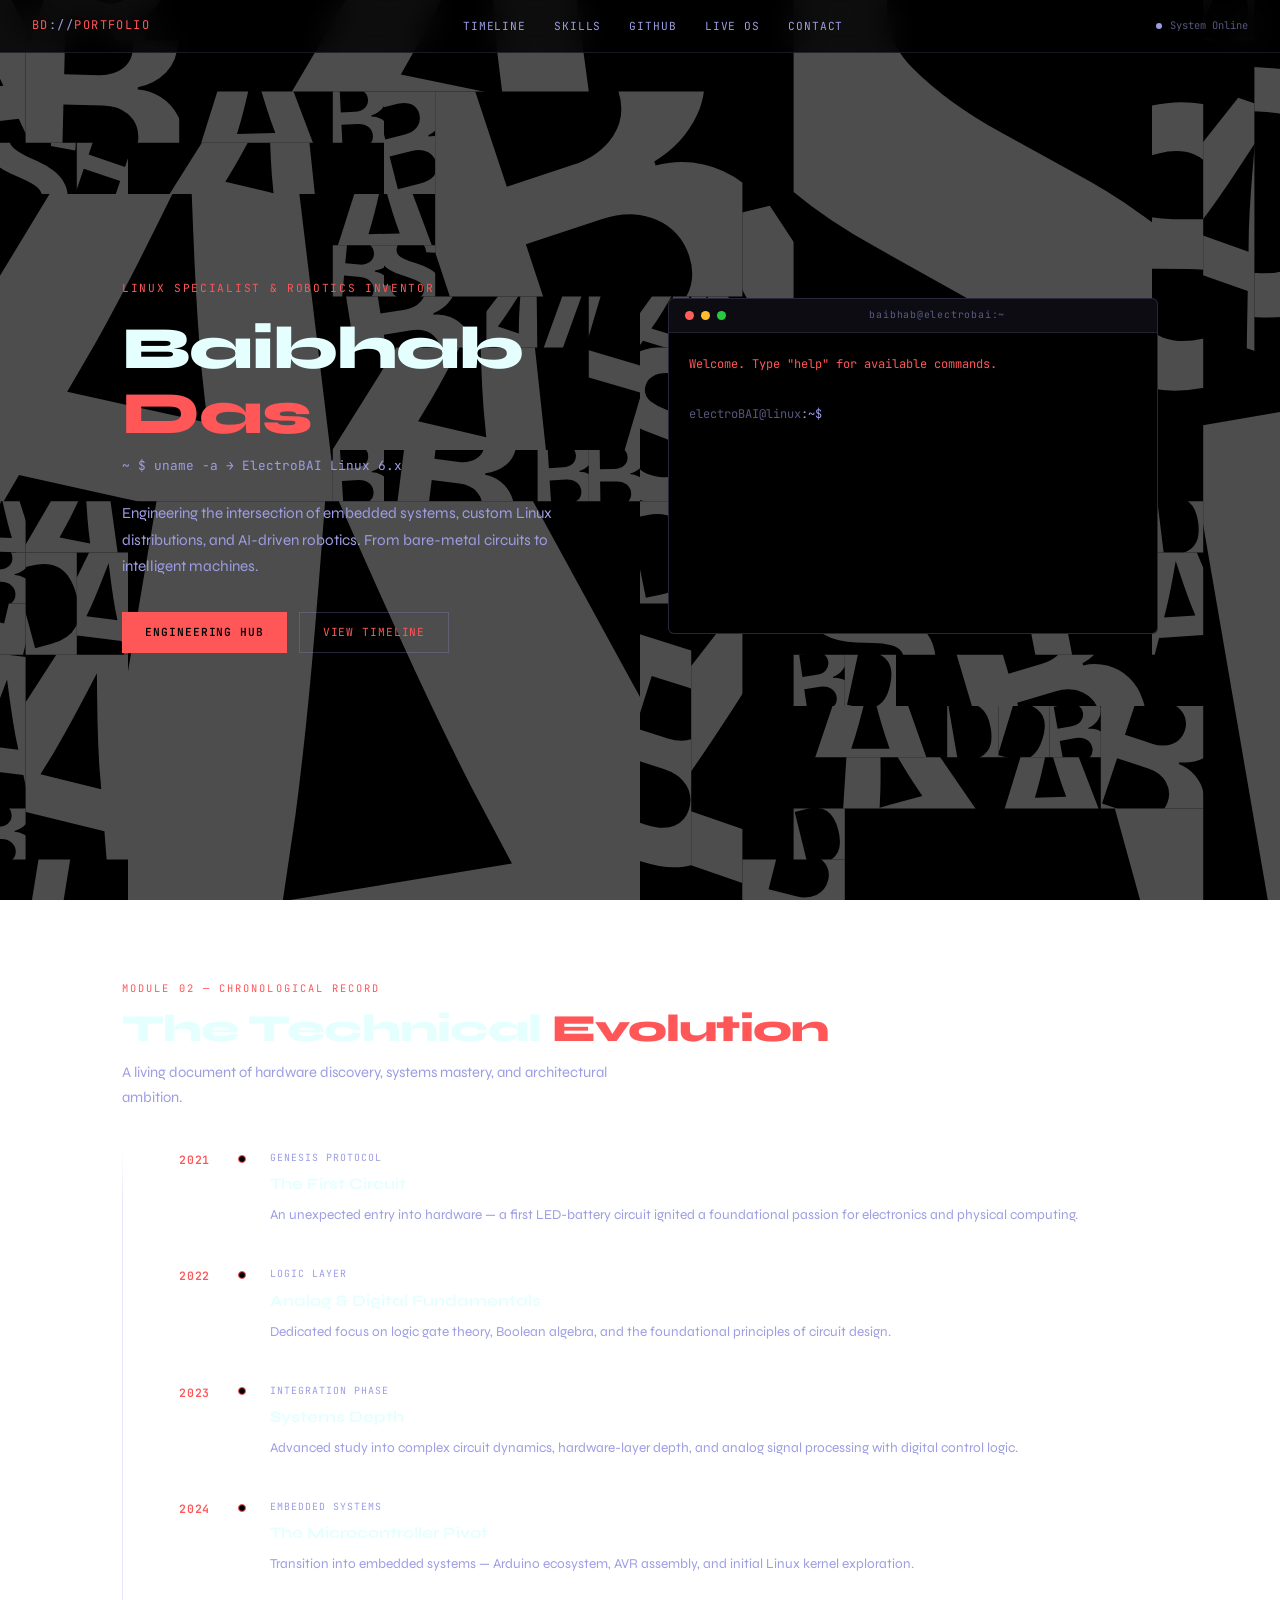
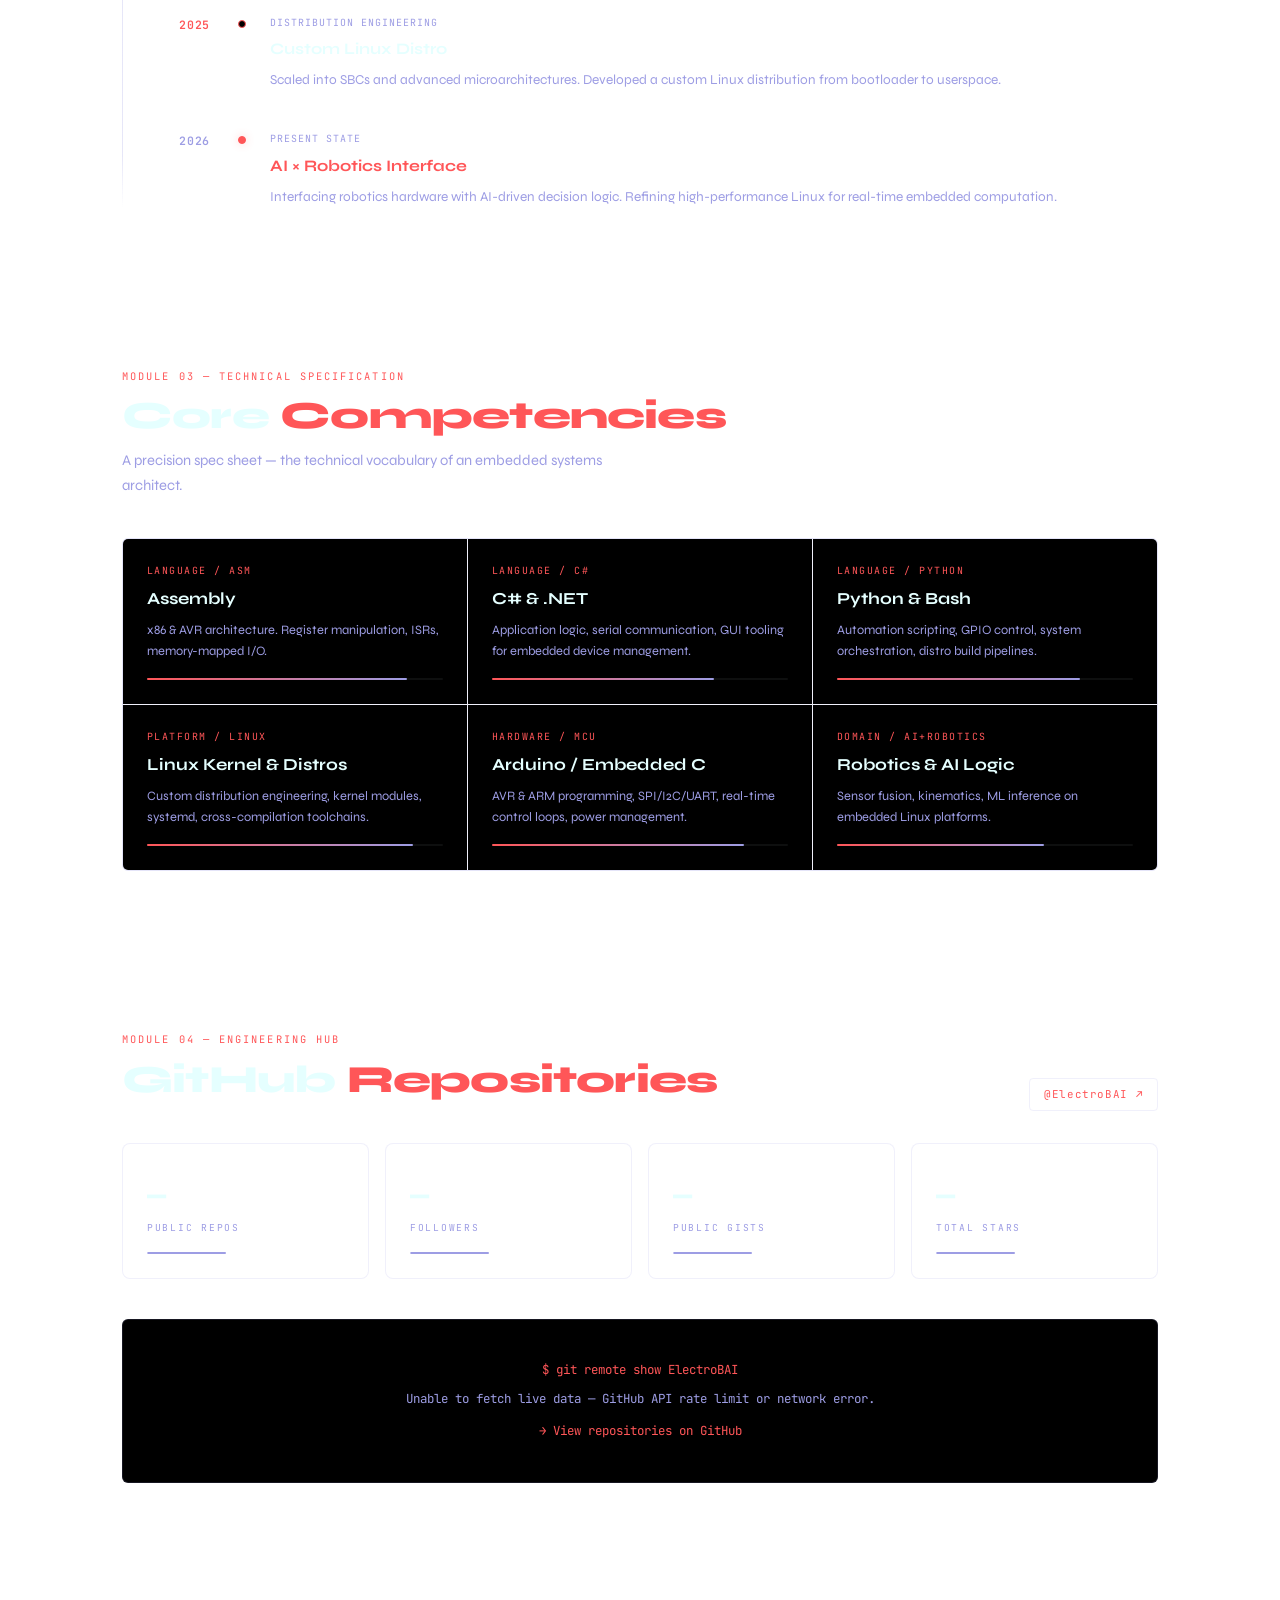
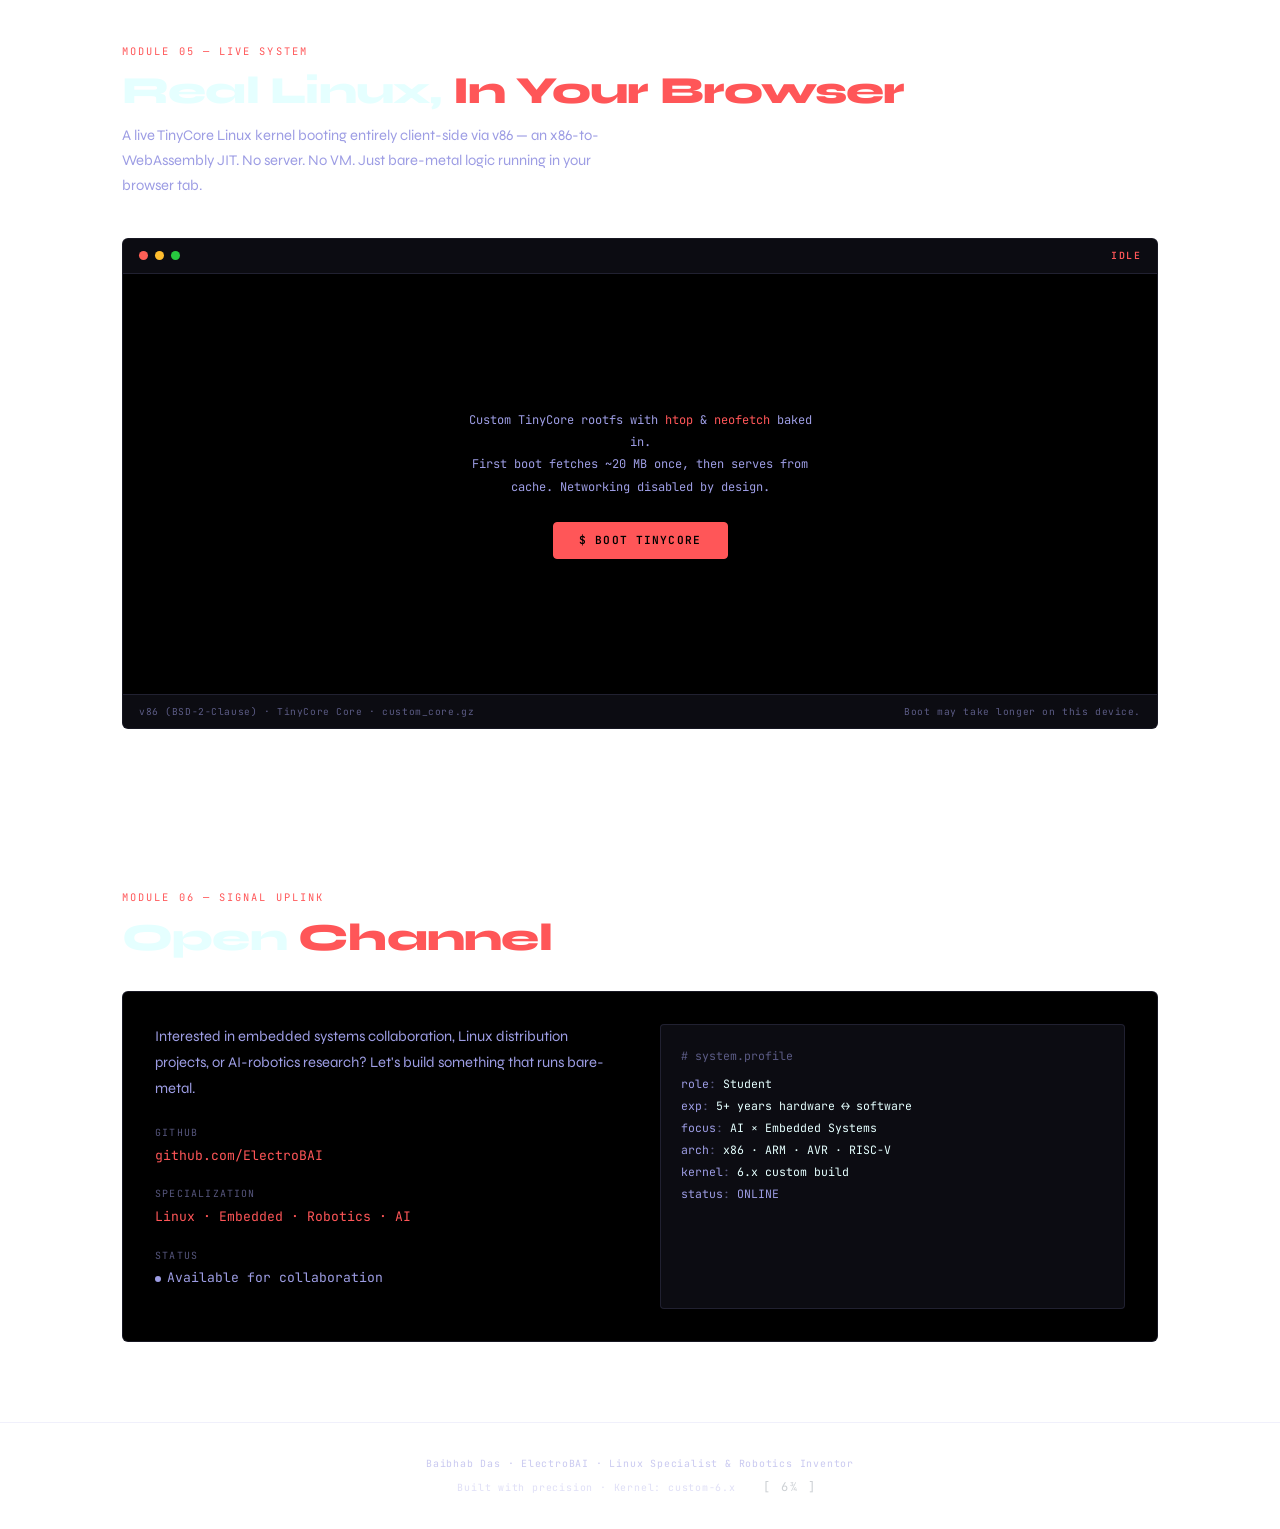
<file: index.html>
<!DOCTYPE html>
<html lang="en">

<head>
  <meta charset="UTF-8">
  <meta name="viewport" content="width=device-width, initial-scale=1.0">
  <title>Baibhab Das — Linux Specialist & Robotics Inventor</title>
  <meta name="description"
    content="Portfolio of Baibhab Das — Linux specialist, robotics inventor, and embedded systems engineer. Explore projects, skills, and a live TinyCore Linux VM.">
  <link rel="icon" type="image/svg+xml" href="terminal.svg">
  <link
    href="https://fonts.googleapis.com/css2?family=JetBrains+Mono:wght@400;600&family=Syne:wght@400;600;700;800&display=swap"
    rel="stylesheet">
  <link rel="stylesheet"
    href="https://cdn-uicons.flaticon.com/2.6.0/uicons-regular-rounded/css/uicons-regular-rounded.css">
  <style>
    *,
    *::before,
    *::after {
      box-sizing: border-box;
      margin: 0;
      padding: 0
    }

    :root {
      --bg: #000000;
      --bg2: #000000;
      --surface: rgba(157, 157, 228, 0.08);
      --text: #E5FFFF;
      --text2: #9D9DE4;
      --text3: rgba(157, 157, 228, 0.55);
      --cyan: #FF5658;
      --cyan2: #9D9DE4;
      --cyan-dim: rgba(255, 86, 88, 0.08);
      --border: rgba(157, 157, 228, 0.15);
      --border2: rgba(157, 157, 228, 0.25);
      --mono: 'JetBrains Mono', monospace;
      --sans: 'Syne', sans-serif;
      --magenta: #ff0055;
      --amber: #ffe600;
      --font-heading: 'Syne', sans-serif;
    }

    html {
      scroll-behavior: smooth
    }

    body {
      background: transparent;
      color: var(--text);
      font-family: var(--sans);
      line-height: 1.65;
      overflow-x: hidden;
      -webkit-font-smoothing: antialiased;
    }

    a {
      color: inherit;
      text-decoration: none;
      transition: color .2s
    }

    a:hover {
      color: var(--cyan)
    }

    section {
      padding: 5rem 2rem;
      max-width: 1100px;
      margin: 0 auto;
    }

    /* NAV */
    nav {
      position: fixed;
      top: 0;
      left: 0;
      right: 0;
      z-index: 100;
      padding: 1rem 2rem;
      display: flex;
      align-items: center;
      justify-content: space-between;
      background: rgba(0, 0, 0, 0.82);
      backdrop-filter: blur(16px);
      -webkit-backdrop-filter: blur(16px);
      border-bottom: 1px solid var(--border);
    }

    .nav-logo {
      font-family: var(--mono);
      font-size: .75rem;
      color: var(--cyan);
      letter-spacing: .12em;
      text-transform: uppercase;
    }

    .nav-logo span {
      color: var(--text2)
    }

    .nav-links {
      display: flex;
      gap: 1.75rem
    }

    .nav-links a {
      font-family: var(--mono);
      font-size: .7rem;
      color: var(--text2);
      letter-spacing: .08em;
      text-transform: uppercase;
    }

    .nav-links a:hover {
      color: var(--cyan)
    }

    .nav-status {
      display: flex;
      align-items: center;
      gap: .5rem;
      font-family: var(--mono);
      font-size: .65rem;
      color: var(--text3);
    }

    .status-dot {
      width: 6px;
      height: 6px;
      border-radius: 50%;
      background: var(--cyan2);
      animation: pulse 2.5s ease-in-out infinite;
    }

    @keyframes pulse {

      0%,
      100% {
        opacity: 1;
        box-shadow: 0 0 4px rgba(255, 86, 88, .4)
      }

      50% {
        opacity: .45;
        box-shadow: none
      }
    }

    /* HERO */
    #hero {
      min-height: 100vh;
      display: flex;
      align-items: center;
      padding: 7rem 2rem 5rem;
      max-width: 1100px;
      margin: 0 auto;
    }

    .hero-grid {
      display: grid;
      grid-template-columns: 1fr 1fr;
      gap: 3.5rem;
      align-items: center;
      width: 100%;
    }

    .hero-eyebrow {
      font-family: var(--mono);
      font-size: .7rem;
      color: var(--cyan);
      letter-spacing: .15em;
      text-transform: uppercase;
      margin-bottom: 1.25rem;
    }

    .hero-name {
      font-size: clamp(2.4rem, 5vw, 3.75rem);
      font-weight: 800;
      line-height: 1.08;
      letter-spacing: -.02em;
      margin-bottom: .5rem;
    }

    .hero-name .accent {
      color: var(--cyan)
    }

    .hero-title {
      font-family: var(--mono);
      font-size: .8rem;
      color: var(--text2);
      margin-bottom: 1.5rem;
    }

    .hero-desc {
      color: var(--text2);
      font-size: .95rem;
      line-height: 1.75;
      margin-bottom: 2rem;
      max-width: 440px;
    }

    .hero-ctas {
      display: flex;
      gap: .75rem;
      flex-wrap: wrap
    }

    .btn {
      font-family: var(--mono);
      font-size: .7rem;
      padding: .65rem 1.4rem;
      letter-spacing: .08em;
      text-transform: uppercase;
      transition: background .2s, border-color .2s, color .2s;
    }

    .btn-primary {
      background: var(--cyan);
      color: #000;
      font-weight: 600;
      border: 1px solid var(--cyan);
    }

    .btn-primary:hover {
      background: #ff7a7c;
      color: #000
    }

    .btn-secondary {
      background: transparent;
      color: var(--cyan);
      border: 1px solid var(--border2);
    }

    .btn-secondary:hover {
      background: var(--cyan-dim);
      color: var(--cyan)
    }

    /* TERMINAL */
    .terminal-wrap {
      position: relative
    }

    .terminal {
      background: var(--bg2);
      border: 1px solid var(--border);
      border-radius: 6px;
      overflow: hidden;
      transition: border-color .25s;
    }

    .terminal:focus-within {
      border-color: var(--border2)
    }

    .terminal-bar {
      padding: .55rem 1rem;
      background: var(--surface);
      border-bottom: 1px solid var(--border);
      display: flex;
      align-items: center;
      gap: .45rem;
    }

    .t-dot {
      width: 9px;
      height: 9px;
      border-radius: 50%
    }

    .t-dot.r {
      background: #ff5f56
    }

    .t-dot.y {
      background: #ffbd2e
    }

    .t-dot.g {
      background: #27c93f
    }

    .terminal-title {
      flex: 1;
      text-align: center;
      font-family: var(--mono);
      font-size: .62rem;
      color: var(--text3);
      letter-spacing: .08em;
    }

    .terminal-body {
      padding: 1.25rem;
      font-family: var(--mono);
      font-size: .75rem;
      line-height: 1.85;
      min-height: 300px;
      max-height: 340px;
      overflow-y: auto;
    }

    .terminal-body::-webkit-scrollbar {
      width: 3px
    }

    .terminal-body::-webkit-scrollbar-thumb {
      background: var(--border2);
      border-radius: 2px
    }

    .terminal-output {
      white-space: pre-wrap;
      word-break: break-word;
      margin-bottom: .35rem
    }

    .terminal-output.out {
      color: var(--text2)
    }

    .terminal-output.hi {
      color: var(--cyan)
    }

    .terminal-output.err {
      color: #FF5658
    }

    .terminal-input-line {
      display: flex;
      align-items: baseline;
      margin-top: .25rem
    }

    .t-prompt {
      color: var(--cyan2);
      white-space: nowrap;
      flex-shrink: 0
    }

    .t-host {
      color: var(--text3)
    }

    #cli-input {
      flex: 1;
      background: transparent;
      border: none;
      outline: none;
      color: var(--text);
      font-family: var(--mono);
      font-size: .75rem;
      caret-color: var(--cyan);
      padding: 0;
      margin: 0;
      min-width: 0;
    }

    /* SECTION HEADERS */
    .section-label {
      font-family: var(--mono);
      font-size: .65rem;
      color: var(--cyan);
      letter-spacing: .2em;
      text-transform: uppercase;
      margin-bottom: .6rem;
    }

    .section-title {
      font-size: clamp(1.6rem, 3.5vw, 2.4rem);
      font-weight: 800;
      line-height: 1.12;
      letter-spacing: -.02em;
      margin-bottom: .65rem;
    }

    .section-title .accent {
      color: var(--cyan)
    }

    .section-subtitle {
      color: var(--text2);
      font-size: .92rem;
      max-width: 520px;
      line-height: 1.7;
    }

    /* TIMELINE */
    .timeline {
      margin-top: 2.5rem;
      position: relative
    }

    .timeline::before {
      content: '';
      position: absolute;
      left: 0;
      top: 0;
      bottom: 0;
      width: 1px;
      background: linear-gradient(to bottom, transparent, var(--border2) 8%, var(--border2) 92%, transparent);
    }

    .timeline-item {
      display: grid;
      grid-template-columns: 120px 1fr;
      position: relative;
    }

    .timeline-item:not(:last-child) .t-content {
      padding-bottom: 2.5rem
    }

    .t-year-col {
      padding-right: 2rem;
      text-align: right;
      position: relative;
    }

    .t-year {
      font-family: var(--mono);
      font-size: .72rem;
      color: var(--cyan);
      font-weight: 600;
      letter-spacing: .06em;
    }

    .t-node {
      position: absolute;
      right: -4px;
      top: .3rem;
      width: 8px;
      height: 8px;
      border-radius: 50%;
      background: var(--bg);
      border: 1.5px solid var(--cyan);
      transition: background .2s, box-shadow .2s;
    }

    .timeline-item:hover .t-node {
      background: var(--cyan-dim)
    }

    .t-content {
      padding-left: 1.75rem
    }

    .t-tag {
      font-family: var(--mono);
      font-size: .62rem;
      color: var(--cyan2);
      letter-spacing: .1em;
      text-transform: uppercase;
      margin-bottom: .3rem;
    }

    .t-milestone {
      font-size: 1rem;
      font-weight: 700;
      margin-bottom: .35rem
    }

    .t-desc {
      color: var(--text2);
      font-size: .85rem;
      line-height: 1.7
    }

    .t-present .t-node {
      background: var(--cyan);
      box-shadow: 0 0 8px rgba(255, 86, 88, .25)
    }

    .t-present .t-year {
      color: var(--cyan2)
    }

    /* SKILLS */
    .spec-grid {
      display: grid;
      grid-template-columns: repeat(auto-fit, minmax(280px, 1fr));
      gap: 1px;
      margin-top: 2.5rem;
      background: var(--border);
      border: 1px solid var(--border);
      border-radius: 6px;
      overflow: hidden;
    }

    .spec-cell {
      background: var(--bg2);
      padding: 1.5rem;
      transition: background .2s;
    }

    .spec-cell:hover {
      background: var(--surface)
    }

    .spec-lang {
      font-family: var(--mono);
      font-size: .62rem;
      color: var(--cyan);
      letter-spacing: .15em;
      text-transform: uppercase;
      margin-bottom: .35rem;
    }

    .spec-name {
      font-size: 1.05rem;
      font-weight: 700;
      margin-bottom: .45rem
    }

    .spec-desc {
      font-size: .8rem;
      color: var(--text2);
      line-height: 1.65;
      margin-bottom: 1rem
    }

    .spec-bar-wrap {
      height: 2px;
      background: rgba(229, 255, 255, .06);
      border-radius: 1px
    }

    .spec-bar {
      height: 100%;
      background: linear-gradient(to right, var(--cyan), var(--cyan2));
      border-radius: 1px;
      transition: width .6s ease;
    }

    /* GITHUB */
    .gh-header {
      display: flex;
      align-items: flex-end;
      justify-content: space-between;
      flex-wrap: wrap;
      gap: 1rem;
      margin-bottom: 2rem;
    }

    .gh-link {
      font-family: var(--mono);
      font-size: .68rem;
      color: var(--cyan);
      border: 1px solid var(--border);
      padding: .4rem .85rem;
      border-radius: 4px;
      letter-spacing: .06em;
      transition: background .2s, border-color .2s;
    }

    .gh-link:hover {
      background: var(--cyan-dim);
      border-color: var(--border2);
      color: var(--cyan)
    }

    .repos-grid {
      display: grid;
      grid-template-columns: repeat(auto-fill, minmax(300px, 1fr));
      gap: 1px;
      background: var(--border);
      border: 1px solid var(--border);
      border-radius: 6px;
      overflow: hidden;
    }

    .repo-card {
      background: var(--bg2);
      padding: 1.35rem;
      display: block;
      color: inherit;
      transition: background .2s;
    }

    .repo-card:hover {
      background: var(--surface);
      color: inherit
    }

    .repo-name {
      font-family: var(--mono);
      font-size: .82rem;
      color: var(--cyan);
      font-weight: 600;
      margin-bottom: .4rem;
      display: flex;
      align-items: center;
      gap: .4rem;
    }

    .repo-desc {
      font-size: .78rem;
      color: var(--text2);
      line-height: 1.6;
      margin-bottom: .85rem;
      min-height: 2.4rem;
    }

    .repo-meta {
      display: flex;
      gap: 1rem;
      align-items: center;
      flex-wrap: wrap;
      font-family: var(--mono);
      font-size: .62rem;
      color: var(--text3);
    }

    .repo-lang {
      display: flex;
      align-items: center;
      gap: .35rem;
      color: var(--text2)
    }

    .lang-dot {
      width: 7px;
      height: 7px;
      border-radius: 50%
    }

    .repo-stars {
      display: flex;
      align-items: center;
      gap: .25rem
    }

    .repo-loading,
    .repo-error {
      text-align: center;
      padding: 2.5rem;
      font-family: var(--mono);
      font-size: .78rem;
      color: var(--text2);
      background: var(--bg2);
      border: 1px solid var(--border);
      border-radius: 6px;
    }

    .repo-error a {
      color: var(--cyan)
    }

    /* CONTACT */
    .contact-card {
      margin-top: 2rem;
      background: var(--bg2);
      border: 1px solid var(--border);
      border-radius: 6px;
      padding: 2rem;
      display: grid;
      grid-template-columns: 1fr 1fr;
      gap: 2.5rem;
    }

    .contact-fact {
      margin-bottom: 1.25rem
    }

    .contact-label {
      font-family: var(--mono);
      font-size: .62rem;
      color: var(--text3);
      letter-spacing: .12em;
      text-transform: uppercase;
      margin-bottom: .2rem;
    }

    .contact-value {
      font-family: var(--mono);
      font-size: .82rem;
      color: var(--cyan)
    }

    .profile-block {
      background: var(--surface);
      border: 1px solid var(--border);
      border-radius: 4px;
      padding: 1.25rem;
      font-family: var(--mono);
      font-size: .72rem;
      line-height: 1.9;
    }

    .profile-block .key {
      color: var(--cyan2)
    }

    .profile-block .sep {
      color: var(--text3)
    }

    footer {
      position: relative;
      border-top: 1px solid var(--border);
      padding: 2rem;
      text-align: center;
      font-family: var(--mono);
      font-size: .62rem;
      color: var(--text3);
      letter-spacing: .08em;
      line-height: 1.8;
    }

    /* SCROLL ANIMATIONS */
    .fade-up {
      opacity: 0;
      transform: translateY(14px);
      transition: opacity .5s ease, transform .5s ease;
    }

    .fade-up.visible {
      opacity: 1;
      transform: none
    }

    @media(max-width:768px) {
      .hero-grid {
        grid-template-columns: 1fr;
        gap: 2.5rem
      }

      .timeline-item {
        grid-template-columns: 72px 1fr
      }

      .contact-card {
        grid-template-columns: 1fr
      }

      .nav-links {
        display: none
      }

      nav {
        padding: 1rem 1.25rem
      }

      section {
        padding: 4rem 1.25rem
      }

      #hero {
        padding: 6rem 1.25rem 4rem
      }
    }

    /* BACKGROUND ANIMATION LAYER */
    #letterGridBg {
      position: fixed;
      inset: 0;
      z-index: -1;
      overflow: hidden;
      background: #000;
      pointer-events: none;
    }

    #letterGrid {
      position: absolute;
      top: 0;
      left: 0;
      display: block;
      will-change: transform
    }

    #letterGridScrim {
      position: absolute;
      inset: 0;
      background: rgba(0, 0, 0, 0.62)
    }

    /* LOADER */
    #page-loader {
      position: fixed;
      inset: 0;
      z-index: 9999;
      background: #000;
      display: flex;
      flex-direction: column;
      align-items: center;
      justify-content: center;
      gap: 1.2rem;
      transition: opacity .5s ease, visibility .5s ease;
    }

    #page-loader.hidden {
      opacity: 0;
      visibility: hidden;
    }

    .loader-title {
      font-family: var(--mono);
      font-size: clamp(1.8rem, 5vw, 3rem);
      font-weight: 700;
      color: var(--text);
      letter-spacing: .05em;
    }

    .loader-title span {
      color: var(--cyan);
    }

    .loader-subtitle {
      font-family: var(--mono);
      font-size: .65rem;
      letter-spacing: .3em;
      color: var(--text2);
      text-transform: uppercase;
    }

    .loader-bar-wrap {
      width: min(280px, 60vw);
      height: 2px;
      background: rgba(255, 255, 255, .1);
      border-radius: 2px;
      overflow: hidden;
    }

    .loader-bar {
      height: 100%;
      width: 0;
      background: var(--cyan);
      border-radius: 2px;
      animation: loaderFill 1.4s cubic-bezier(.4, 0, .2, 1) forwards;
    }

    @keyframes loaderFill {
      0% {
        width: 0;
      }

      60% {
        width: 75%;
      }

      100% {
        width: 100%;
      }
    }

    .loader-text {
      font-family: var(--mono);
      font-size: .6rem;
      color: var(--cyan);
      letter-spacing: .15em;
      animation: loaderBlink 1s step-end infinite;
    }

    @keyframes loaderBlink {
      50% {
        opacity: 0;
      }
    }

    /* GITHUB STATS CARDS */
    .gh-stats-grid {
      display: grid;
      grid-template-columns: repeat(auto-fit, minmax(200px, 1fr));
      gap: 1rem;
      margin-bottom: 2.5rem;
    }

    .gh-stat-card {
      background: rgba(255, 255, 255, .03);
      border: 1px solid var(--border);
      border-radius: 8px;
      padding: 1.5rem;
      display: flex;
      flex-direction: column;
      gap: .5rem;
      transition: border-color .2s;
    }

    .gh-stat-card:hover {
      border-color: var(--border2);
    }

    .gh-stat-icon {
      display: flex;
      margin-bottom: .25rem;
    }

    .gh-stat-icon i {
      font-size: 1.5rem;
      color: var(--cyan2);
      line-height: 1;
    }

    .gh-stat-value {
      font-family: var(--mono);
      font-size: 2rem;
      font-weight: 700;
      color: var(--text);
      line-height: 1;
    }

    .gh-stat-label {
      font-family: var(--mono);
      font-size: .6rem;
      letter-spacing: .18em;
      color: var(--text2);
      text-transform: uppercase;
    }

    .gh-stat-bar {
      margin-top: .5rem;
      height: 2px;
      background: rgba(255, 255, 255, .08);
      border-radius: 2px;
      overflow: hidden;
    }

    .gh-stat-bar-fill {
      height: 100%;
      width: 40%;
      background: var(--cyan2);
      border-radius: 2px;
    }

    /* TINYCORE WIDGET */

    .tc-widget {
      margin-top: 2.5rem;
      border: 1px solid var(--border);
      border-radius: 6px;
      overflow: hidden;
      background: #000;
      transition: border-color .25s;
    }

    .tc-widget:hover {
      border-color: var(--border2);
    }

    .tc-titlebar {
      display: flex;
      align-items: center;
      justify-content: space-between;
      padding: .55rem 1rem;
      background: var(--surface);
      border-bottom: 1px solid var(--border);
    }

    .tc-titlebar .dots {
      display: flex;
      gap: .45rem;
    }

    .tc-titlebar .dots span {
      display: inline-block;
      width: 9px;
      height: 9px;
      border-radius: 50%;
    }

    .tc-titlebar .dots span:nth-child(1) {
      background: #ff5f56;
    }

    .tc-titlebar .dots span:nth-child(2) {
      background: #ffbd2e;
    }

    .tc-titlebar .dots span:nth-child(3) {
      background: #27c93f;
    }

    #tc-status {
      font-family: var(--mono);
      font-size: .62rem;
      color: var(--cyan);
      letter-spacing: .15em;
      text-transform: uppercase;
      font-weight: 600;
    }

    #tc-screen {
      background: #000;
      min-height: 420px;
      display: flex;
      align-items: center;
      justify-content: center;
      position: relative;
    }

    #tc-screen canvas {
      max-width: 100%;
      display: block;
    }

    .tc-boot-gate {
      display: flex;
      flex-direction: column;
      align-items: center;
      gap: 1.5rem;
      padding: 3rem 2rem;
      text-align: center;
      animation: fadeIn .5s ease;
    }

    .tc-boot-gate p {
      margin: 0;
      color: var(--text2);
      font-family: var(--mono);
      font-size: .75rem;
      line-height: 1.85;
      max-width: 52ch;
    }

    #tc-boot-btn {
      font-family: var(--mono);
      font-size: .7rem;
      padding: .65rem 1.6rem;
      letter-spacing: .1em;
      text-transform: uppercase;
      font-weight: 600;
      background: var(--cyan);
      color: #000;
      border: 1px solid var(--cyan);
      border-radius: 4px;
      cursor: pointer;
      transition: background .2s, transform .15s;
    }

    #tc-boot-btn:hover:not(:disabled) {
      background: #ff7a7c;
      transform: translateY(-1px);
    }

    #tc-boot-btn:active:not(:disabled) {
      transform: translateY(1px);
    }

    #tc-boot-btn:disabled {
      opacity: .45;
      cursor: not-allowed;
    }

    .tc-footbar {
      display: flex;
      justify-content: space-between;
      padding: .55rem 1rem;
      border-top: 1px solid var(--border);
      background: var(--surface);
      font-family: var(--mono);
      font-size: .6rem;
      color: var(--text3);
      letter-spacing: .06em;
    }

    #tc-fallback {
      display: none;
      padding: 2.5rem;
      text-align: center;
      font-family: var(--mono);
      font-size: .75rem;
      color: var(--cyan);
      background: #000;
      border: 1px solid var(--border);
      border-radius: 6px;
      margin-top: 2.5rem;
    }

    .mi-trigger {
      background: none;
      border: none;
      color: #2a3b4c;
      font-family: var(--mono);
      font-size: 12px;
      letter-spacing: 2px;
      cursor: pointer;
      opacity: .4;
      margin-left: 14px;
      padding: 2px 6px;
      transition: opacity .3s, color .3s, text-shadow .3s;
    }

    .mi-trigger:hover {
      opacity: 1;
      color: var(--cyan);
      text-shadow: 0 0 8px var(--cyan);
    }

    .mi-trigger:focus-visible {
      outline: 1px solid var(--cyan);
      opacity: 1;
    }



    body.mi-glitching {
      animation: mi-body-glitch .38s steps(2, end);
    }

    @keyframes mi-body-glitch {

      0%,
      100% {
        filter: none;
        transform: none;
      }

      20% {
        filter: hue-rotate(30deg) saturate(3);
        transform: translate(1px, -1px) skewX(1deg);
      }

      40% {
        filter: invert(.08) saturate(2);
        transform: translate(-2px, 1px);
      }

      60% {
        filter: hue-rotate(-40deg);
        transform: translate(2px, 0) skewX(-1deg);
      }

      80% {
        filter: none;
        transform: translate(-1px, 1px);
      }
    }

    .mi-modal {
      position: fixed;
      inset: 0;
      background: radial-gradient(ellipse at 50% 30%, #101c2c 0%, var(--bg) 70%);
      display: none;
      z-index: 9999;
      font-family: var(--mono);
      overflow: hidden;
    }

    .mi-modal * {
      user-select: none;
    }

    .mi-modal.mi-open {
      display: block;
    }

    .mi-modal.mi-chroma #miCanvas {
      filter: drop-shadow(3px 0 var(--magenta)) drop-shadow(-3px 0 var(--cyan));
    }

    .mi-scanlines {
      position: absolute;
      inset: 0;
      pointer-events: none;
      z-index: 1;
      opacity: .8;
      background: repeating-linear-gradient(0deg, rgba(0, 0, 0, .25), rgba(0, 0, 0, .25) 1px, transparent 1px, transparent 3px);
    }

    .mi-vignette {
      position: absolute;
      inset: 0;
      pointer-events: none;
      box-shadow: inset 0 0 180px 60px rgba(0, 0, 0, .85);
    }

    #miCanvas {
      position: absolute;
      inset: 0;
      width: 100%;
      height: 100%;
      cursor: crosshair;
      touch-action: none;
      z-index: 0;
    }

    .mi-dangerline {
      position: absolute;
      left: 0;
      width: 100%;
      height: 3px;
      top: 82%;
      background: repeating-linear-gradient(45deg, var(--magenta) 0 9px, transparent 9px 18px);
      background-size: 26px 3px;
      opacity: .45;
      box-shadow: 0 0 10px var(--magenta), 0 0 20px rgba(255, 0, 85, .5);
      transition: opacity .3s, box-shadow .3s;
      animation: mi-hazard-scroll 1.6s linear infinite;
      z-index: 2;
    }

    .mi-dangerline::before,
    .mi-dangerline::after {
      content: "";
      position: absolute;
      top: -6px;
      width: 1px;
      height: 15px;
      background: var(--magenta);
      box-shadow: 0 0 6px var(--magenta);
    }

    .mi-dangerline::before {
      left: 0;
    }

    .mi-dangerline::after {
      right: 0;
    }

    @keyframes mi-hazard-scroll {
      from {
        background-position-x: 0;
      }

      to {
        background-position-x: 26px;
      }
    }

    .mi-dangerline.mi-hot {
      opacity: 1;
      box-shadow: 0 0 26px 4px rgba(255, 0, 85, .95);
      animation-duration: .5s;
    }

    .mi-dangerline-label {
      position: absolute;
      left: 14px;
      top: 82%;
      transform: translateY(-100%);
      padding: 2px 8px 4px;
      font-size: 9px;
      font-weight: 700;
      letter-spacing: 1.5px;
      color: var(--magenta);
      opacity: .5;
      text-transform: uppercase;
      transition: opacity .3s, text-shadow .3s;
      z-index: 2;
    }

    .mi-dangerline-label.mi-hot {
      opacity: 1;
      text-shadow: 0 0 8px var(--magenta);
    }

    .mi-hud-container {
      position: absolute;
      inset: 0;
      pointer-events: none;
      z-index: 100;
      padding: 32px 40px;
      display: flex;
      justify-content: space-between;
      align-items: flex-start;
    }

    .mi-telemetry {
      display: flex;
      flex-direction: column;
      gap: 7px;
      pointer-events: auto;
      background: rgba(7, 10, 16, .65);
      padding: 14px 20px 18px;
      border: 1px solid rgba(0, 240, 255, .15);
      border-left: 3px solid var(--cyan);
      backdrop-filter: blur(8px);
      box-shadow: 0 8px 32px rgba(0, 0, 0, .6);
      width: 230px;
    }

    .mi-stat-item {
      font-size: 11px;
      font-weight: 700;
      letter-spacing: 2px;
      color: var(--text2);
      text-transform: uppercase;
      display: flex;
      justify-content: space-between;
      align-items: center;
    }

    .mi-stat-item span {
      font-size: 13px;
      font-weight: 800;
      color: var(--cyan);
      text-shadow: 0 0 8px rgba(0, 240, 255, .6);
    }

    .mi-combo-gauge-wrapper {
      margin-top: 4px;
      width: 100%;
      height: 4px;
      background: rgba(0, 240, 255, .12);
      border: 1px solid rgba(0, 240, 255, .25);
      overflow: hidden;
    }

    .mi-combo-gauge-fill {
      height: 100%;
      width: 0%;
      background: linear-gradient(90deg, var(--cyan), #70f7ff);
      box-shadow: 0 0 10px var(--cyan);
      animation: comboPulse 1.8s infinite alternate;
    }

    @keyframes comboPulse {
      0% {
        opacity: .85;
        filter: drop-shadow(0 0 4px var(--cyan));
      }

      100% {
        opacity: 1;
        filter: drop-shadow(0 0 10px var(--cyan));
      }
    }

    .mi-status-tray {
      pointer-events: auto;
      display: flex;
      align-items: center;
      gap: 16px;
    }

    .mi-danger-label {
      font-size: 11px;
      font-weight: 700;
      letter-spacing: 2.5px;
      text-transform: uppercase;
      color: var(--cyan);
      padding: 8px 18px;
      background: rgba(13, 21, 32, .8);
      border: 1px solid rgba(0, 240, 255, .4);
      backdrop-filter: blur(8px);
      display: inline-flex;
      align-items: center;
      gap: 8px;
      transition: all .3s ease;
      box-shadow: 0 0 12px rgba(0, 240, 255, .2);
    }

    .mi-danger-label::before {
      content: "";
      width: 6px;
      height: 6px;
      background: var(--cyan);
      border-radius: 50%;
      box-shadow: 0 0 8px var(--cyan);
      animation: blinkNominal 2s infinite ease-in-out;
    }

    @keyframes blinkNominal {

      0%,
      100% {
        opacity: .4
      }

      50% {
        opacity: 1
      }
    }

    .mi-danger-label.critical {
      color: var(--magenta);
      border-color: var(--magenta);
      background: rgba(255, 0, 85, .12);
      box-shadow: 0 0 20px rgba(255, 0, 85, .5), inset 0 0 8px rgba(255, 0, 85, .3);
      animation: threatPulse .9s infinite alternate;
    }

    .mi-danger-label.critical::before {
      background: var(--magenta);
      box-shadow: 0 0 10px var(--magenta);
      animation: blinkFast .45s infinite alternate;
    }

    @keyframes threatPulse {
      0% {
        box-shadow: 0 0 12px rgba(255, 0, 85, .3);
        border-color: rgba(255, 0, 85, .6);
      }

      100% {
        box-shadow: 0 0 28px rgba(255, 0, 85, .85);
        border-color: var(--magenta);
      }
    }

    @keyframes blinkFast {
      0% {
        opacity: .2;
        transform: scale(.9)
      }

      100% {
        opacity: 1;
        transform: scale(1.2)
      }
    }

    .mi-exit-btn {
      width: 36px;
      height: 36px;
      border: 1px solid rgba(125, 147, 166, .3);
      background: rgba(13, 21, 32, .8);
      color: var(--text2);
      cursor: pointer;
      display: flex;
      align-items: center;
      justify-content: center;
      transition: all .2s ease;
    }

    .mi-exit-btn:hover {
      border-color: var(--cyan);
      color: var(--cyan);
      box-shadow: 0 0 12px rgba(0, 240, 255, .3);
    }

    .mi-overlay-screen {
      position: absolute;
      inset: 0;
      display: flex;
      flex-direction: column;
      align-items: center;
      justify-content: center;
      background: rgba(7, 10, 16, .88);
      backdrop-filter: blur(14px);
      z-index: 200;
      padding: 24px;
      text-align: center;
      transition: opacity .3s cubic-bezier(.16, 1, .3, 1), visibility .3s;
    }

    .mi-overlay-screen.is-hidden {
      opacity: 0;
      visibility: hidden;
      pointer-events: none;
    }

    .mi-dialog-panel {
      position: relative;
      max-width: 760px;
      width: 100%;
      background: var(--surface);
      border: 1px solid rgba(0, 240, 255, .3);
      padding: 56px 44px 48px;
      display: flex;
      flex-direction: column;
      align-items: center;
      box-shadow: 0 0 40px rgba(0, 0, 0, .8), 0 0 24px rgba(0, 240, 255, .1);
      clip-path: polygon(0 20px, 20px 0, calc(100% - 20px) 0, 100% 20px, 100% calc(100% - 20px), calc(100% - 20px) 100%, 20px 100%, 0 calc(100% - 20px));
    }

    .mi-dialog-panel::before {
      content: "";
      position: absolute;
      top: 6px;
      left: 6px;
      width: 14px;
      height: 14px;
      border-top: 2px solid var(--cyan);
      border-left: 2px solid var(--cyan);
    }

    .mi-dialog-panel::after {
      content: "";
      position: absolute;
      bottom: 6px;
      right: 6px;
      width: 14px;
      height: 14px;
      border-bottom: 2px solid var(--cyan);
      border-right: 2px solid var(--cyan);
    }

    .mi-dialog-panel.panel-gameover {
      border-color: rgba(255, 0, 85, .4);
      box-shadow: 0 0 50px rgba(0, 0, 0, .9), 0 0 30px rgba(255, 0, 85, .15);
    }

    .mi-dialog-panel.panel-gameover::before {
      border-color: var(--magenta);
    }

    .mi-dialog-panel.panel-gameover::after {
      border-color: var(--magenta);
    }

    .mi-title-start {
      font-family: var(--font-heading);
      font-weight: 800;
      font-size: clamp(42px, 6vw, 68px);
      letter-spacing: 4px;
      text-transform: uppercase;
      color: #fff;
      margin: 0 0 24px;
      text-shadow: -2px 0 var(--magenta), 2px 0 var(--cyan), 0 0 20px rgba(255, 255, 255, .4);
      display: flex;
      flex-wrap: wrap;
      align-items: center;
      justify-content: center;
      gap: 16px;
      text-align: center;
    }

    .mi-title-start.mi-over {
      color: var(--magenta);
      letter-spacing: 5px;
      text-shadow: -3px 0 var(--cyan), 3px 0 var(--magenta), 0 0 25px var(--magenta);
    }

    .mi-title-start .accent {
      color: var(--cyan);
      text-shadow: -3px 0 var(--magenta), 3px 0 var(--cyan), 0 0 25px var(--cyan);
      font-size: 1.15em;
    }

    .mi-instructions {
      font-size: 13px;
      line-height: 1.9;
      color: var(--text2);
      max-width: 480px;
      margin: 0 0 38px;
      letter-spacing: .4px;
    }

    .mi-instructions.mi-over {
      font-weight: 600;
      letter-spacing: 1.5px;
      text-transform: uppercase;
      margin-bottom: 34px;
    }

    .mi-instructions .c-red {
      color: var(--magenta);
      font-weight: 700;
      text-shadow: 0 0 8px rgba(255, 0, 85, .5);
    }

    .mi-instructions .c-grey {
      color: #94a3b8;
      font-weight: 700;
    }

    .mi-instructions .c-gold {
      color: var(--amber);
      font-weight: 700;
      text-shadow: 0 0 8px rgba(255, 230, 0, .5);
    }

    .mi-instructions .c-cyan {
      color: var(--cyan);
      font-weight: 700;
      text-shadow: 0 0 8px rgba(0, 240, 255, .5);
    }

    .mi-instructions .score-val {
      color: #fff;
      font-weight: 800;
      text-shadow: 0 0 10px rgba(255, 255, 255, .6);
    }

    .mi-badge-tag {
      font-size: 10px;
      letter-spacing: 2.5px;
      text-transform: uppercase;
      padding: 4px 10px;
      border: 1px solid rgba(255, 0, 85, .4);
      color: var(--magenta);
      background: rgba(255, 0, 85, .08);
      margin-bottom: 18px;
    }

    .mi-btn {
      display: inline-flex;
      align-items: center;
      justify-content: center;
      font-family: var(--mono);
      font-size: 13px;
      font-weight: 700;
      letter-spacing: 2px;
      text-transform: uppercase;
      padding: 14px 34px;
      cursor: pointer;
      border: 1px solid var(--cyan);
      background: transparent;
      color: var(--cyan);
      transition: all .2s cubic-bezier(.16, 1, .3, 1);
      clip-path: polygon(0 0, calc(100% - 10px) 0, 100% 10px, 100% 100%, 10px 100%, 0 calc(100% - 10px));
    }

    .mi-btn-primary {
      background: rgba(0, 240, 255, .08);
      box-shadow: 0 0 20px rgba(0, 240, 255, .2), inset 0 0 12px rgba(0, 240, 255, .1);
    }

    .mi-btn-primary:hover {
      background: var(--cyan);
      color: var(--bg);
      box-shadow: 0 0 35px var(--cyan), inset 0 0 16px rgba(255, 255, 255, .8);
      transform: translateY(-1px);
    }

    .mi-btn-danger {
      border-color: var(--magenta);
      color: var(--magenta);
      background: rgba(255, 0, 85, .08);
      box-shadow: 0 0 20px rgba(255, 0, 85, .25), inset 0 0 12px rgba(255, 0, 85, .1);
    }

    .mi-btn-danger:hover {
      background: var(--magenta);
      color: #fff;
      box-shadow: 0 0 35px var(--magenta), inset 0 0 16px rgba(255, 255, 255, .9);
    }

    .mi-diff-row {
      display: flex;
      flex-wrap: wrap;
      gap: 8px;
      justify-content: center;
      margin-bottom: 30px;
    }

    .mi-diff-pill {
      font-family: var(--mono);
      font-size: 10px;
      font-weight: 700;
      letter-spacing: 1.5px;
      text-transform: uppercase;
      padding: 7px 14px;
      background: transparent;
      border: 1px solid rgba(0, 240, 255, .25);
      color: var(--text2);
      cursor: pointer;
      transition: all .2s;
    }

    .mi-diff-pill:hover {
      border-color: var(--cyan);
      color: var(--cyan);
    }

    .mi-diff-pill.active {
      background: rgba(0, 240, 255, .12);
      border-color: var(--cyan);
      color: var(--cyan);
      box-shadow: 0 0 10px rgba(0, 240, 255, .4);
    }

    .mi-diff-pill[data-diff="terminal"].active {
      background: rgba(255, 0, 85, .14);
      border-color: var(--magenta);
      color: var(--magenta);
      box-shadow: 0 0 14px rgba(255, 0, 85, .6);
      animation: threatPulse .9s infinite alternate;
    }
  </style>
</head>

<body>

  <div id="letterGridBg" aria-hidden="true">
    <svg id="letterGrid" xmlns="http://www.w3.org/2000/svg" viewBox="0 0 11550 11550" width="11550" height="11550">
      <g transform="translate(5775, 5775)">
        <g transform="translate(0, -2.9802322387695312e-8)">
          <g transform="translate(2502.50, -1732.50) scale(1.0000) rotate(0.00)">
            <defs>
              <clipPath id="clip-1789190354256-660735">
                <rect x="-1347.5" y="-2887.5" width="2695" height="5775" />
              </clipPath>
            </defs>
            <g clip-path="url(#clip-1789190354256-660735)">
              <g transform="translate(2.2661246858845097, -10.851243204833587)">
                <g transform="scale(129.7947097021549)">
                  <g transform="rotate(15.106578150348078)">
                    <path
                      d="M0.37 26.93L0.37 26.93Q-9.09 26.93-14.73 22.59Q-20.37 18.25-20.58 9.91L-20.58 9.91L-10.14 9.91Q-9.86 13.89-6.96 15.87Q-4.06 17.86 0.26 17.86L0.26 17.86Q4.55 17.86 7.17 16.01Q9.79 14.17 9.79 11.18L9.79 11.18Q9.79 8.47 7.42 7.03Q5.04 5.59 0.76 4.54L0.76 4.54L-5.01 3.09Q-11.65 1.48-15.42-1.99Q-19.18-5.45-19.18-11.14L-19.18-11.14Q-19.18-15.89-16.63-19.44Q-14.08-22.99-9.63-24.96Q-5.19-26.93 0.51-26.93L0.51-26.93Q6.31-26.93 10.63-24.94Q14.96-22.96 17.38-19.42Q19.81-15.89 19.88-11.29L19.88-11.29L9.51-11.29Q9.23-14.45 6.82-16.17Q4.41-17.89 0.40-17.89L0.40-17.89Q-3.71-17.89-5.94-16.19Q-8.17-14.48-8.17-11.85L-8.17-11.85Q-8.17-8.93-5.66-7.49Q-3.15-6.05 0.19-5.24L0.19-5.24L4.94-4.08Q9.33-3.06 12.88-1.14Q16.44 0.77 18.51 3.81Q20.58 6.86 20.58 11.25L20.58 11.25Q20.58 18.39 15.26 22.66Q9.93 26.93 0.37 26.93Z"
                      fill="#cccccc" stroke="none" />
                  </g>
                </g>
              </g>
            </g>
          </g>
          <g transform="translate(-1925.00, 2502.50) scale(1.0000) rotate(0.00)">
            <defs>
              <clipPath id="clip-1789190354256-660736">
                <rect x="-1925" y="-2117.5" width="3850" height="4235" />
              </clipPath>
            </defs>
            <g clip-path="url(#clip-1789190354256-660736)">
              <g transform="translate(-0.9278798037804101, 7.67331165991412)">
                <g transform="scale(132.8491207682192)">
                  <g transform="rotate(-9.346785540388332)">
                    <path
                      d="M-13.31 26.19L-25.15 26.19L-7.26-26.19L6.80-26.19L25.15 26.19L13.24 26.19L9.19 14.03L-9.40 14.03L-13.31 26.19ZM-5.22 0.91L-6.73 5.63L6.42 5.63L4.83 0.91Q3.57-3.09 2.30-7.77Q1.04-12.45-0.33-17.79L-0.33-17.79Q-1.63-12.38-2.83-7.70Q-4.03-3.02-5.22 0.91L-5.22 0.91Z"
                      fill="#cccccc" stroke="none" />
                  </g>
                </g>
              </g>
            </g>
          </g>
          <g transform="translate(577.50, 2502.50) scale(1.0000) rotate(0.00)">
            <defs>
              <clipPath id="clip-1789190354256-660737">
                <rect x="-192.5" y="-2502.5" width="385" height="5005" />
              </clipPath>
            </defs>
            <g clip-path="url(#clip-1789190354256-660737)">
              <g transform="translate(3.769719609417823, 10.242213259563883)">
                <g transform="scale(45.670316155877195)">
                  <g transform="rotate(18.961834925674758)">
                    <path
                      d="M-13.31 26.19L-25.15 26.19L-7.26-26.19L6.80-26.19L25.15 26.19L13.24 26.19L9.19 14.03L-9.40 14.03L-13.31 26.19ZM-5.22 0.91L-6.73 5.63L6.42 5.63L4.83 0.91Q3.57-3.09 2.30-7.77Q1.04-12.45-0.33-17.79L-0.33-17.79Q-1.63-12.38-2.83-7.70Q-4.03-3.02-5.22 0.91L-5.22 0.91Z"
                      fill="#cccccc" stroke="none" />
                  </g>
                </g>
              </g>
            </g>
          </g>
          <g transform="translate(5197.50, 5582.50) scale(1.0000) rotate(0.00)">
            <defs>
              <clipPath id="clip-1789190354256-660738">
                <rect x="-577.5" y="-192.5" width="1155" height="385" />
              </clipPath>
            </defs>
            <g clip-path="url(#clip-1789190354256-660738)">
              <g transform="translate(8.723094474395314, -0.9594583459941006)">
                <g transform="scale(21.939310229205777)">
                  <g transform="rotate(13.634662643836187)">
                    <path
                      d="M2.06 26.19L-20.06 26.19L-20.06-26.19L0.72-26.19Q9.33-26.19 13.68-22.39Q18.02-18.60 18.02-12.73L18.02-12.73Q18.02-8.09 15.33-5.24Q12.64-2.39 8.60-1.48L8.60-1.48L8.60-0.95Q11.55-0.81 14.17 0.74Q16.79 2.29 18.42 5.08Q20.06 7.88 20.06 11.74L20.06 11.74Q20.06 15.89 18.02 19.16Q15.98 22.43 11.97 24.31Q7.96 26.19 2.06 26.19L2.06 26.19ZM-9.33 3.16L-9.33 17.37L-0.05 17.37Q4.69 17.37 6.86 15.54Q9.02 13.71 9.02 10.72L9.02 10.72Q9.02 7.45 6.64 5.31Q4.27 3.16 0.23 3.16L0.23 3.16L-9.33 3.16ZM-9.33-17.44L-9.33-4.18L-0.86-4.18Q2.58-4.18 4.87-6.01Q7.15-7.84 7.15-11.00L7.15-11.00Q7.15-13.85 5.13-15.64Q3.11-17.44-0.65-17.44L-0.65-17.44L-9.33-17.44Z"
                      fill="#cccccc" stroke="none" />
                  </g>
                </g>
              </g>
            </g>
          </g>
          <g transform="translate(-2887.50, 5197.50) scale(1.0000) rotate(0.00)">
            <defs>
              <clipPath id="clip-1789190354256-660739">
                <rect x="-577.5" y="-577.5" width="1155" height="1155" />
              </clipPath>
            </defs>
            <g clip-path="url(#clip-1789190354256-660739)">
              <g transform="translate(3.8802123157681017, 2.5798215933981474)">
                <g transform="scale(38)">
                  <g transform="rotate(-9.378185267270629)">
                    <path
                      d="M2.06 26.19L-20.06 26.19L-20.06-26.19L0.72-26.19Q9.33-26.19 13.68-22.39Q18.02-18.60 18.02-12.73L18.02-12.73Q18.02-8.09 15.33-5.24Q12.64-2.39 8.60-1.48L8.60-1.48L8.60-0.95Q11.55-0.81 14.17 0.74Q16.79 2.29 18.42 5.08Q20.06 7.88 20.06 11.74L20.06 11.74Q20.06 15.89 18.02 19.16Q15.98 22.43 11.97 24.31Q7.96 26.19 2.06 26.19L2.06 26.19ZM-9.33 3.16L-9.33 17.37L-0.05 17.37Q4.69 17.37 6.86 15.54Q9.02 13.71 9.02 10.72L9.02 10.72Q9.02 7.45 6.64 5.31Q4.27 3.16 0.23 3.16L0.23 3.16L-9.33 3.16ZM-9.33-17.44L-9.33-4.18L-0.86-4.18Q2.58-4.18 4.87-6.01Q7.15-7.84 7.15-11.00L7.15-11.00Q7.15-13.85 5.13-15.64Q3.11-17.44-0.65-17.44L-0.65-17.44L-9.33-17.44Z"
                      fill="#cccccc" stroke="none" />
                  </g>
                </g>
              </g>
            </g>
          </g>
          <g transform="translate(-385.00, -1925.00) scale(1.0000) rotate(0.00)">
            <defs>
              <clipPath id="clip-1789190354256-660740">
                <rect x="-1155" y="-770" width="2310" height="1540" />
              </clipPath>
            </defs>
            <g clip-path="url(#clip-1789190354256-660740)">
              <g transform="translate(14.585158838697318, 10.203131686059354)">
                <g transform="scale(62.053740150507174)">
                  <g transform="rotate(-18.325481414015165)">
                    <path
                      d="M2.06 26.19L-20.06 26.19L-20.06-26.19L0.72-26.19Q9.33-26.19 13.68-22.39Q18.02-18.60 18.02-12.73L18.02-12.73Q18.02-8.09 15.33-5.24Q12.64-2.39 8.60-1.48L8.60-1.48L8.60-0.95Q11.55-0.81 14.17 0.74Q16.79 2.29 18.42 5.08Q20.06 7.88 20.06 11.74L20.06 11.74Q20.06 15.89 18.02 19.16Q15.98 22.43 11.97 24.31Q7.96 26.19 2.06 26.19L2.06 26.19ZM-9.33 3.16L-9.33 17.37L-0.05 17.37Q4.69 17.37 6.86 15.54Q9.02 13.71 9.02 10.72L9.02 10.72Q9.02 7.45 6.64 5.31Q4.27 3.16 0.23 3.16L0.23 3.16L-9.33 3.16ZM-9.33-17.44L-9.33-4.18L-0.86-4.18Q2.58-4.18 4.87-6.01Q7.15-7.84 7.15-11.00L7.15-11.00Q7.15-13.85 5.13-15.64Q3.11-17.44-0.65-17.44L-0.65-17.44L-9.33-17.44Z"
                      fill="#cccccc" stroke="none" />
                  </g>
                </g>
              </g>
            </g>
          </g>
          <g transform="translate(4235.00, -5005.00) scale(1.0000) rotate(0.00)">
            <defs>
              <clipPath id="clip-1789190354256-660741">
                <rect x="-1540" y="-385" width="3080" height="770" />
              </clipPath>
            </defs>
            <g clip-path="url(#clip-1789190354256-660741)">
              <g transform="translate(14.046399606879056, -1.1002092310694085)">
                <g transform="scale(50.666666666666664)">
                  <g transform="rotate(6.809865248766663)">
                    <path d="M-5.36-26.19L5.36-26.19L5.36 26.19L-5.36 26.19L-5.36-26.19Z" fill="#cccccc"
                      stroke="none" />
                  </g>
                </g>
              </g>
            </g>
          </g>
          <g transform="translate(-4620.00, 4812.50) scale(1.0000) rotate(0.00)">
            <defs>
              <clipPath id="clip-1789190354256-660742">
                <rect x="-770" y="-962.5" width="1540" height="1925" />
              </clipPath>
            </defs>
            <g clip-path="url(#clip-1789190354256-660742)">
              <g transform="translate(8.627307426010866, 7.224303254496448)">
                <g transform="scale(56.64705542999467)">
                  <g transform="rotate(-15.366673467385896)">
                    <path
                      d="M2.06 26.19L-20.06 26.19L-20.06-26.19L0.72-26.19Q9.33-26.19 13.68-22.39Q18.02-18.60 18.02-12.73L18.02-12.73Q18.02-8.09 15.33-5.24Q12.64-2.39 8.60-1.48L8.60-1.48L8.60-0.95Q11.55-0.81 14.17 0.74Q16.79 2.29 18.42 5.08Q20.06 7.88 20.06 11.74L20.06 11.74Q20.06 15.89 18.02 19.16Q15.98 22.43 11.97 24.31Q7.96 26.19 2.06 26.19L2.06 26.19ZM-9.33 3.16L-9.33 17.37L-0.05 17.37Q4.69 17.37 6.86 15.54Q9.02 13.71 9.02 10.72L9.02 10.72Q9.02 7.45 6.64 5.31Q4.27 3.16 0.23 3.16L0.23 3.16L-9.33 3.16ZM-9.33-17.44L-9.33-4.18L-0.86-4.18Q2.58-4.18 4.87-6.01Q7.15-7.84 7.15-11.00L7.15-11.00Q7.15-13.85 5.13-15.64Q3.11-17.44-0.65-17.44L-0.65-17.44L-9.33-17.44Z"
                      fill="#cccccc" stroke="none" />
                  </g>
                </g>
              </g>
            </g>
          </g>
          <g transform="translate(-1155.00, -4235.00) scale(1.0000) rotate(0.00)">
            <defs>
              <clipPath id="clip-1789190354256-660743">
                <rect x="-770" y="-385" width="1540" height="770" />
              </clipPath>
            </defs>
            <g clip-path="url(#clip-1789190354256-660743)">
              <g transform="translate(-14.236357211711052, -2.038601870666538)">
                <g transform="scale(35.82674358011841)">
                  <g transform="rotate(1.4219820599174042)">
                    <path
                      d="M-13.31 26.19L-25.15 26.19L-7.26-26.19L6.80-26.19L25.15 26.19L13.24 26.19L9.19 14.03L-9.40 14.03L-13.31 26.19ZM-5.22 0.91L-6.73 5.63L6.42 5.63L4.83 0.91Q3.57-3.09 2.30-7.77Q1.04-12.45-0.33-17.79L-0.33-17.79Q-1.63-12.38-2.83-7.70Q-4.03-3.02-5.22 0.91L-5.22 0.91Z"
                      fill="#cccccc" stroke="none" />
                  </g>
                </g>
              </g>
            </g>
          </g>
          <g transform="translate(5005.00, 2117.50) scale(1.0000) rotate(0.00)">
            <defs>
              <clipPath id="clip-1789190354256-660744">
                <rect x="-770" y="-2502.5" width="1540" height="5005" />
              </clipPath>
            </defs>
            <g clip-path="url(#clip-1789190354256-660744)">
              <g transform="translate(-6.781074214624741, -7.8847131709962675)">
                <g transform="scale(91.34063231175439)">
                  <g transform="rotate(-9.772405619627055)">
                    <path d="M-5.36-26.19L5.36-26.19L5.36 26.19L-5.36 26.19L-5.36-26.19Z" fill="#cccccc"
                      stroke="none" />
                  </g>
                </g>
              </g>
            </g>
          </g>
          <g transform="translate(-1347.50, -385.00) scale(1.0000) rotate(0.00)">
            <defs>
              <clipPath id="clip-1789190354256-660745">
                <rect x="-962.5" y="-385" width="1925" height="770" />
              </clipPath>
            </defs>
            <g clip-path="url(#clip-1789190354256-660745)">
              <g transform="translate(-7.538044449192492, 11.23876548895555)">
                <g transform="scale(40.05551702879948)">
                  <g transform="rotate(13.162508026306753)">
                    <path
                      d="M-13.31 26.19L-25.15 26.19L-7.26-26.19L6.80-26.19L25.15 26.19L13.24 26.19L9.19 14.03L-9.40 14.03L-13.31 26.19ZM-5.22 0.91L-6.73 5.63L6.42 5.63L4.83 0.91Q3.57-3.09 2.30-7.77Q1.04-12.45-0.33-17.79L-0.33-17.79Q-1.63-12.38-2.83-7.70Q-4.03-3.02-5.22 0.91L-5.22 0.91Z"
                      fill="#cccccc" stroke="none" />
                  </g>
                </g>
              </g>
            </g>
          </g>
          <g transform="translate(-3657.50, -770.00) scale(1.0000) rotate(0.00)">
            <defs>
              <clipPath id="clip-1789190354256-660746">
                <rect x="-1347.5" y="-1155" width="2695" height="2310" />
              </clipPath>
            </defs>
            <g clip-path="url(#clip-1789190354256-660746)">
              <g transform="translate(-11.005804536866865, 0.10089111891616653)">
                <g transform="scale(82.0893821798329)">
                  <g transform="rotate(12.42356301863844)">
                    <path
                      d="M-13.31 26.19L-25.15 26.19L-7.26-26.19L6.80-26.19L25.15 26.19L13.24 26.19L9.19 14.03L-9.40 14.03L-13.31 26.19ZM-5.22 0.91L-6.73 5.63L6.42 5.63L4.83 0.91Q3.57-3.09 2.30-7.77Q1.04-12.45-0.33-17.79L-0.33-17.79Q-1.63-12.38-2.83-7.70Q-4.03-3.02-5.22 0.91L-5.22 0.91Z"
                      fill="#cccccc" stroke="none" />
                  </g>
                </g>
              </g>
            </g>
          </g>
          <g transform="translate(-1347.50, -3080.00) scale(1.0000) rotate(0.00)">
            <defs>
              <clipPath id="clip-1789190354256-660747">
                <rect x="-2117.5" y="-385" width="4235" height="770" />
              </clipPath>
            </defs>
            <g clip-path="url(#clip-1789190354256-660747)">
              <g transform="translate(8.024948548071528, 9.591018686811914)">
                <g transform="scale(59.41193295776345)">
                  <g transform="rotate(11.62465096992657)">
                    <path
                      d="M-13.31 26.19L-25.15 26.19L-7.26-26.19L6.80-26.19L25.15 26.19L13.24 26.19L9.19 14.03L-9.40 14.03L-13.31 26.19ZM-5.22 0.91L-6.73 5.63L6.42 5.63L4.83 0.91Q3.57-3.09 2.30-7.77Q1.04-12.45-0.33-17.79L-0.33-17.79Q-1.63-12.38-2.83-7.70Q-4.03-3.02-5.22 0.91L-5.22 0.91Z"
                      fill="#cccccc" stroke="none" />
                  </g>
                </g>
              </g>
            </g>
          </g>
          <g transform="translate(5582.50, -1925.00) scale(1.0000) rotate(0.00)">
            <defs>
              <clipPath id="clip-1789190354256-660748">
                <rect x="-192.5" y="-770" width="385" height="1540" />
              </clipPath>
            </defs>
            <g clip-path="url(#clip-1789190354256-660748)">
              <g transform="translate(1.3060176448458911, -11.11788940388611)">
                <g transform="scale(25.333333333333332)">
                  <g transform="rotate(-13.132543560644866)">
                    <path
                      d="M-11.43 26.19L-22.15 26.19L-22.15-26.19L-11.43-26.19L-11.43-5.03L11.39-5.03L11.39-26.19L22.15-26.19L22.15 26.19L11.39 26.19L11.39 3.87L-11.43 3.87L-11.43 26.19Z"
                      fill="#cccccc" stroke="none" />
                  </g>
                </g>
              </g>
            </g>
          </g>
          <g transform="translate(4235.00, -5582.50) scale(1.0000) rotate(0.00)">
            <defs>
              <clipPath id="clip-1789190354256-660749">
                <rect x="-1155" y="-192.5" width="2310" height="385" />
              </clipPath>
            </defs>
            <g clip-path="url(#clip-1789190354256-660749)">
              <g transform="translate(-7.052475210303662, -1.8654320192827996)">
                <g transform="scale(31.026870075253587)">
                  <g transform="rotate(11.673098817315463)">
                    <path
                      d="M0.37 26.93L0.37 26.93Q-9.09 26.93-14.73 22.59Q-20.37 18.25-20.58 9.91L-20.58 9.91L-10.14 9.91Q-9.86 13.89-6.96 15.87Q-4.06 17.86 0.26 17.86L0.26 17.86Q4.55 17.86 7.17 16.01Q9.79 14.17 9.79 11.18L9.79 11.18Q9.79 8.47 7.42 7.03Q5.04 5.59 0.76 4.54L0.76 4.54L-5.01 3.09Q-11.65 1.48-15.42-1.99Q-19.18-5.45-19.18-11.14L-19.18-11.14Q-19.18-15.89-16.63-19.44Q-14.08-22.99-9.63-24.96Q-5.19-26.93 0.51-26.93L0.51-26.93Q6.31-26.93 10.63-24.94Q14.96-22.96 17.38-19.42Q19.81-15.89 19.88-11.29L19.88-11.29L9.51-11.29Q9.23-14.45 6.82-16.17Q4.41-17.89 0.40-17.89L0.40-17.89Q-3.71-17.89-5.94-16.19Q-8.17-14.48-8.17-11.85L-8.17-11.85Q-8.17-8.93-5.66-7.49Q-3.15-6.05 0.19-5.24L0.19-5.24L4.94-4.08Q9.33-3.06 12.88-1.14Q16.44 0.77 18.51 3.81Q20.58 6.86 20.58 11.25L20.58 11.25Q20.58 18.39 15.26 22.66Q9.93 26.93 0.37 26.93Z"
                      fill="#cccccc" stroke="none" />
                  </g>
                </g>
              </g>
            </g>
          </g>
          <g transform="translate(-2310.00, -4812.50) scale(1.0000) rotate(0.00)">
            <defs>
              <clipPath id="clip-1789190354256-660750">
                <rect x="-1925" y="-192.5" width="3850" height="385" />
              </clipPath>
            </defs>
            <g clip-path="url(#clip-1789190354256-660750)">
              <g transform="translate(-13.638449906668836, 3.0026407311682792)">
                <g transform="scale(40.05551702879948)">
                  <g transform="rotate(5.023636829584671)">
                    <path
                      d="M2.06 26.19L-20.06 26.19L-20.06-26.19L0.72-26.19Q9.33-26.19 13.68-22.39Q18.02-18.60 18.02-12.73L18.02-12.73Q18.02-8.09 15.33-5.24Q12.64-2.39 8.60-1.48L8.60-1.48L8.60-0.95Q11.55-0.81 14.17 0.74Q16.79 2.29 18.42 5.08Q20.06 7.88 20.06 11.74L20.06 11.74Q20.06 15.89 18.02 19.16Q15.98 22.43 11.97 24.31Q7.96 26.19 2.06 26.19L2.06 26.19ZM-9.33 3.16L-9.33 17.37L-0.05 17.37Q4.69 17.37 6.86 15.54Q9.02 13.71 9.02 10.72L9.02 10.72Q9.02 7.45 6.64 5.31Q4.27 3.16 0.23 3.16L0.23 3.16L-9.33 3.16ZM-9.33-17.44L-9.33-4.18L-0.86-4.18Q2.58-4.18 4.87-6.01Q7.15-7.84 7.15-11.00L7.15-11.00Q7.15-13.85 5.13-15.64Q3.11-17.44-0.65-17.44L-0.65-17.44L-9.33-17.44Z"
                      fill="#cccccc" stroke="none" />
                  </g>
                </g>
              </g>
            </g>
          </g>
          <g transform="translate(-4235.00, 2310.00) scale(1.0000) rotate(0.00)">
            <defs>
              <clipPath id="clip-1789190354256-660751">
                <rect x="-385" y="-770" width="770" height="1540" />
              </clipPath>
            </defs>
            <g clip-path="url(#clip-1789190354256-660751)">
              <g transform="translate(9.12263364723075, -9.60704326518208)">
                <g transform="scale(35.82674358011841)">
                  <g transform="rotate(13.931622520988633)">
                    <path
                      d="M-13.31 26.19L-25.15 26.19L-7.26-26.19L6.80-26.19L25.15 26.19L13.24 26.19L9.19 14.03L-9.40 14.03L-13.31 26.19ZM-5.22 0.91L-6.73 5.63L6.42 5.63L4.83 0.91Q3.57-3.09 2.30-7.77Q1.04-12.45-0.33-17.79L-0.33-17.79Q-1.63-12.38-2.83-7.70Q-4.03-3.02-5.22 0.91L-5.22 0.91Z"
                      fill="#cccccc" stroke="none" />
                  </g>
                </g>
              </g>
            </g>
          </g>
          <g transform="translate(-1347.50, -5390.00) scale(1.0000) rotate(0.00)">
            <defs>
              <clipPath id="clip-1789190354256-660752">
                <rect x="-1347.5" y="-385" width="2695" height="770" />
              </clipPath>
            </defs>
            <g clip-path="url(#clip-1789190354256-660752)">
              <g transform="translate(-8.126506802219202, 0.2674806175136393)">
                <g transform="scale(47.39432689913659)">
                  <g transform="rotate(-17.939734457963954)">
                    <path
                      d="M2.06 26.19L-20.06 26.19L-20.06-26.19L0.72-26.19Q9.33-26.19 13.68-22.39Q18.02-18.60 18.02-12.73L18.02-12.73Q18.02-8.09 15.33-5.24Q12.64-2.39 8.60-1.48L8.60-1.48L8.60-0.95Q11.55-0.81 14.17 0.74Q16.79 2.29 18.42 5.08Q20.06 7.88 20.06 11.74L20.06 11.74Q20.06 15.89 18.02 19.16Q15.98 22.43 11.97 24.31Q7.96 26.19 2.06 26.19L2.06 26.19ZM-9.33 3.16L-9.33 17.37L-0.05 17.37Q4.69 17.37 6.86 15.54Q9.02 13.71 9.02 10.72L9.02 10.72Q9.02 7.45 6.64 5.31Q4.27 3.16 0.23 3.16L0.23 3.16L-9.33 3.16ZM-9.33-17.44L-9.33-4.18L-0.86-4.18Q2.58-4.18 4.87-6.01Q7.15-7.84 7.15-11.00L7.15-11.00Q7.15-13.85 5.13-15.64Q3.11-17.44-0.65-17.44L-0.65-17.44L-9.33-17.44Z"
                      fill="#cccccc" stroke="none" />
                  </g>
                </g>
              </g>
            </g>
          </g>
          <g transform="translate(-2887.50, -2117.50) scale(1.0000) rotate(0.00)">
            <defs>
              <clipPath id="clip-1789190354256-660753">
                <rect x="-962.5" y="-192.5" width="1925" height="385" />
              </clipPath>
            </defs>
            <g clip-path="url(#clip-1789190354256-660753)">
              <g transform="translate(-8.376959857240767, -11.135370254113976)">
                <g transform="scale(28.323527714997336)">
                  <g transform="rotate(13.326498285553654)">
                    <path
                      d="M-13.31 26.19L-25.15 26.19L-7.26-26.19L6.80-26.19L25.15 26.19L13.24 26.19L9.19 14.03L-9.40 14.03L-13.31 26.19ZM-5.22 0.91L-6.73 5.63L6.42 5.63L4.83 0.91Q3.57-3.09 2.30-7.77Q1.04-12.45-0.33-17.79L-0.33-17.79Q-1.63-12.38-2.83-7.70Q-4.03-3.02-5.22 0.91L-5.22 0.91Z"
                      fill="#cccccc" stroke="none" />
                  </g>
                </g>
              </g>
            </g>
          </g>
          <g transform="translate(4812.50, -1925.00) scale(1.0000) rotate(0.00)">
            <defs>
              <clipPath id="clip-1789190354256-660754">
                <rect x="-192.5" y="-1540" width="385" height="3080" />
              </clipPath>
            </defs>
            <g clip-path="url(#clip-1789190354256-660754)">
              <g transform="translate(7.37861932366091, -2.5784618810650244)">
                <g transform="scale(35.82674358011841)">
                  <g transform="rotate(3.4497451891422948)">
                    <path
                      d="M-3.55 26.19L-3.55 26.19L-21.97 26.19L-21.97-26.19L-3.38-26.19Q4.50-26.19 10.18-23.04Q15.86-19.90 18.91-14.04Q21.97-8.19 21.97-0.04L21.97-0.04Q21.97 8.16 18.91 14.03Q15.86 19.90 10.13 23.04Q4.39 26.19-3.55 26.19ZM-11.25-16.95L-11.25 16.95L-4.08 16.95Q3.48 16.95 7.38 12.87Q11.29 8.79 11.29-0.04L11.29-0.04Q11.29-8.82 7.40-12.88Q3.52-16.95-4.01-16.95L-4.01-16.95L-11.25-16.95Z"
                      fill="#cccccc" stroke="none" />
                  </g>
                </g>
              </g>
            </g>
          </g>
          <g transform="translate(-4812.50, 3657.50) scale(1.0000) rotate(0.00)">
            <defs>
              <clipPath id="clip-1789190354256-660755">
                <rect x="-962.5" y="-192.5" width="1925" height="385" />
              </clipPath>
            </defs>
            <g clip-path="url(#clip-1789190354256-660755)">
              <g transform="translate(9.212000381300225, 8.752112398274296)">
                <g transform="scale(28.323527714997336)">
                  <g transform="rotate(-4.465827934660869)">
                    <path
                      d="M0.37 26.93L0.37 26.93Q-9.09 26.93-14.73 22.59Q-20.37 18.25-20.58 9.91L-20.58 9.91L-10.14 9.91Q-9.86 13.89-6.96 15.87Q-4.06 17.86 0.26 17.86L0.26 17.86Q4.55 17.86 7.17 16.01Q9.79 14.17 9.79 11.18L9.79 11.18Q9.79 8.47 7.42 7.03Q5.04 5.59 0.76 4.54L0.76 4.54L-5.01 3.09Q-11.65 1.48-15.42-1.99Q-19.18-5.45-19.18-11.14L-19.18-11.14Q-19.18-15.89-16.63-19.44Q-14.08-22.99-9.63-24.96Q-5.19-26.93 0.51-26.93L0.51-26.93Q6.31-26.93 10.63-24.94Q14.96-22.96 17.38-19.42Q19.81-15.89 19.88-11.29L19.88-11.29L9.51-11.29Q9.23-14.45 6.82-16.17Q4.41-17.89 0.40-17.89L0.40-17.89Q-3.71-17.89-5.94-16.19Q-8.17-14.48-8.17-11.85L-8.17-11.85Q-8.17-8.93-5.66-7.49Q-3.15-6.05 0.19-5.24L0.19-5.24L4.94-4.08Q9.33-3.06 12.88-1.14Q16.44 0.77 18.51 3.81Q20.58 6.86 20.58 11.25L20.58 11.25Q20.58 18.39 15.26 22.66Q9.93 26.93 0.37 26.93Z"
                      fill="#cccccc" stroke="none" />
                  </g>
                </g>
              </g>
            </g>
          </g>
          <g transform="translate(2887.50, 4235.00) scale(1.0000) rotate(0.00)">
            <defs>
              <clipPath id="clip-1789190354256-660756">
                <rect x="-1347.5" y="-1540" width="2695" height="3080" />
              </clipPath>
            </defs>
            <g clip-path="url(#clip-1789190354256-660756)">
              <g transform="translate(-14.730899333828548, -9.214436529769765)">
                <g transform="scale(94.78865379827317)">
                  <g transform="rotate(-15.427360532538668)">
                    <path
                      d="M-11.43 26.19L-22.15 26.19L-22.15-26.19L-11.43-26.19L-11.43-5.03L11.39-5.03L11.39-26.19L22.15-26.19L22.15 26.19L11.39 26.19L11.39 3.87L-11.43 3.87L-11.43 26.19Z"
                      fill="#cccccc" stroke="none" />
                  </g>
                </g>
              </g>
            </g>
          </g>
          <g transform="translate(385.00, -4042.50) scale(1.0000) rotate(0.00)">
            <defs>
              <clipPath id="clip-1789190354256-660757">
                <rect x="-770" y="-192.5" width="1540" height="385" />
              </clipPath>
            </defs>
            <g clip-path="url(#clip-1789190354256-660757)">
              <g transform="translate(-7.578255344451525, -2.1170961810821183)">
                <g transform="scale(25.333333333333332)">
                  <g transform="rotate(19.882775563692107)">
                    <path
                      d="M-13.31 26.19L-25.15 26.19L-7.26-26.19L6.80-26.19L25.15 26.19L13.24 26.19L9.19 14.03L-9.40 14.03L-13.31 26.19ZM-5.22 0.91L-6.73 5.63L6.42 5.63L4.83 0.91Q3.57-3.09 2.30-7.77Q1.04-12.45-0.33-17.79L-0.33-17.79Q-1.63-12.38-2.83-7.70Q-4.03-3.02-5.22 0.91L-5.22 0.91Z"
                      fill="#cccccc" stroke="none" />
                  </g>
                </g>
              </g>
            </g>
          </g>
          <g transform="translate(-4812.50, 2117.50) scale(1.0000) rotate(0.00)">
            <defs>
              <clipPath id="clip-1789190354256-660758">
                <rect x="-192.5" y="-577.5" width="385" height="1155" />
              </clipPath>
            </defs>
            <g clip-path="url(#clip-1789190354256-660758)">
              <g transform="translate(13.081419481002456, -4.03373336421034)">
                <g transform="scale(21.939310229205777)">
                  <g transform="rotate(6.95360184970945)">
                    <path
                      d="M-13.31 26.19L-25.15 26.19L-7.26-26.19L6.80-26.19L25.15 26.19L13.24 26.19L9.19 14.03L-9.40 14.03L-13.31 26.19ZM-5.22 0.91L-6.73 5.63L6.42 5.63L4.83 0.91Q3.57-3.09 2.30-7.77Q1.04-12.45-0.33-17.79L-0.33-17.79Q-1.63-12.38-2.83-7.70Q-4.03-3.02-5.22 0.91L-5.22 0.91Z"
                      fill="#cccccc" stroke="none" />
                  </g>
                </g>
              </g>
            </g>
          </g>
          <g transform="translate(-385.00, 5197.50) scale(1.0000) rotate(0.00)">
            <defs>
              <clipPath id="clip-1789190354256-660759">
                <rect x="-770" y="-577.5" width="1540" height="1155" />
              </clipPath>
            </defs>
            <g clip-path="url(#clip-1789190354256-660759)">
              <g transform="translate(9.096329223409448, -1.7646903944037344)">
                <g transform="scale(43.878620458411554)">
                  <g transform="rotate(-5.03568648595162)">
                    <path
                      d="M2.06 26.19L-20.06 26.19L-20.06-26.19L0.72-26.19Q9.33-26.19 13.68-22.39Q18.02-18.60 18.02-12.73L18.02-12.73Q18.02-8.09 15.33-5.24Q12.64-2.39 8.60-1.48L8.60-1.48L8.60-0.95Q11.55-0.81 14.17 0.74Q16.79 2.29 18.42 5.08Q20.06 7.88 20.06 11.74L20.06 11.74Q20.06 15.89 18.02 19.16Q15.98 22.43 11.97 24.31Q7.96 26.19 2.06 26.19L2.06 26.19ZM-9.33 3.16L-9.33 17.37L-0.05 17.37Q4.69 17.37 6.86 15.54Q9.02 13.71 9.02 10.72L9.02 10.72Q9.02 7.45 6.64 5.31Q4.27 3.16 0.23 3.16L0.23 3.16L-9.33 3.16ZM-9.33-17.44L-9.33-4.18L-0.86-4.18Q2.58-4.18 4.87-6.01Q7.15-7.84 7.15-11.00L7.15-11.00Q7.15-13.85 5.13-15.64Q3.11-17.44-0.65-17.44L-0.65-17.44L-9.33-17.44Z"
                      fill="#cccccc" stroke="none" />
                  </g>
                </g>
              </g>
            </g>
          </g>
          <g transform="translate(962.50, -385.00) scale(1.0000) rotate(0.00)">
            <defs>
              <clipPath id="clip-1789190354256-660760">
                <rect x="-192.5" y="-3465" width="385" height="6930" />
              </clipPath>
            </defs>
            <g clip-path="url(#clip-1789190354256-660760)">
              <g transform="translate(-0.8107352190700983, 1.810993201011323)">
                <g transform="scale(53.740115370177605)">
                  <g transform="rotate(-13.977489468631097)">
                    <path
                      d="M-13.31 26.19L-25.15 26.19L-7.26-26.19L6.80-26.19L25.15 26.19L13.24 26.19L9.19 14.03L-9.40 14.03L-13.31 26.19ZM-5.22 0.91L-6.73 5.63L6.42 5.63L4.83 0.91Q3.57-3.09 2.30-7.77Q1.04-12.45-0.33-17.79L-0.33-17.79Q-1.63-12.38-2.83-7.70Q-4.03-3.02-5.22 0.91L-5.22 0.91Z"
                      fill="#cccccc" stroke="none" />
                  </g>
                </g>
              </g>
            </g>
          </g>
          <g transform="translate(-4042.50, -2695.00) scale(1.0000) rotate(0.00)">
            <defs>
              <clipPath id="clip-1789190354256-660761">
                <rect x="-577.5" y="-385" width="1155" height="770" />
              </clipPath>
            </defs>
            <g clip-path="url(#clip-1789190354256-660761)">
              <g transform="translate(-1.1934542591653088, 6.8105049220894)">
                <g transform="scale(31.026870075253587)">
                  <g transform="rotate(1.4441120724399141)">
                    <path
                      d="M2.06 26.19L-20.06 26.19L-20.06-26.19L0.72-26.19Q9.33-26.19 13.68-22.39Q18.02-18.60 18.02-12.73L18.02-12.73Q18.02-8.09 15.33-5.24Q12.64-2.39 8.60-1.48L8.60-1.48L8.60-0.95Q11.55-0.81 14.17 0.74Q16.79 2.29 18.42 5.08Q20.06 7.88 20.06 11.74L20.06 11.74Q20.06 15.89 18.02 19.16Q15.98 22.43 11.97 24.31Q7.96 26.19 2.06 26.19L2.06 26.19ZM-9.33 3.16L-9.33 17.37L-0.05 17.37Q4.69 17.37 6.86 15.54Q9.02 13.71 9.02 10.72L9.02 10.72Q9.02 7.45 6.64 5.31Q4.27 3.16 0.23 3.16L0.23 3.16L-9.33 3.16ZM-9.33-17.44L-9.33-4.18L-0.86-4.18Q2.58-4.18 4.87-6.01Q7.15-7.84 7.15-11.00L7.15-11.00Q7.15-13.85 5.13-15.64Q3.11-17.44-0.65-17.44L-0.65-17.44L-9.33-17.44Z"
                      fill="#cccccc" stroke="none" />
                  </g>
                </g>
              </g>
            </g>
          </g>
          <g transform="translate(-577.50, 192.50) scale(1.0000) rotate(0.00)">
            <defs>
              <clipPath id="clip-1789190354256-660762">
                <rect x="-192.5" y="-192.5" width="385" height="385" />
              </clipPath>
            </defs>
            <g clip-path="url(#clip-1789190354256-660762)">
              <g transform="translate(13.70638133432082, -9.992717741985208)">
                <g transform="scale(12.666666666666666)">
                  <g transform="rotate(-3.593144409169046)">
                    <path
                      d="M2.06 26.19L-20.06 26.19L-20.06-26.19L0.72-26.19Q9.33-26.19 13.68-22.39Q18.02-18.60 18.02-12.73L18.02-12.73Q18.02-8.09 15.33-5.24Q12.64-2.39 8.60-1.48L8.60-1.48L8.60-0.95Q11.55-0.81 14.17 0.74Q16.79 2.29 18.42 5.08Q20.06 7.88 20.06 11.74L20.06 11.74Q20.06 15.89 18.02 19.16Q15.98 22.43 11.97 24.31Q7.96 26.19 2.06 26.19L2.06 26.19ZM-9.33 3.16L-9.33 17.37L-0.05 17.37Q4.69 17.37 6.86 15.54Q9.02 13.71 9.02 10.72L9.02 10.72Q9.02 7.45 6.64 5.31Q4.27 3.16 0.23 3.16L0.23 3.16L-9.33 3.16ZM-9.33-17.44L-9.33-4.18L-0.86-4.18Q2.58-4.18 4.87-6.01Q7.15-7.84 7.15-11.00L7.15-11.00Q7.15-13.85 5.13-15.64Q3.11-17.44-0.65-17.44L-0.65-17.44L-9.33-17.44Z"
                      fill="#cccccc" stroke="none" />
                  </g>
                </g>
              </g>
            </g>
          </g>
          <g transform="translate(-2887.50, -2502.50) scale(1.0000) rotate(0.00)">
            <defs>
              <clipPath id="clip-1789190354256-660763">
                <rect x="-577.5" y="-192.5" width="1155" height="385" />
              </clipPath>
            </defs>
            <g clip-path="url(#clip-1789190354256-660763)">
              <g transform="translate(1.4554524498318564, -0.2939865534631476)">
                <g transform="scale(21.939310229205777)">
                  <g transform="rotate(-1.4352273854591076)">
                    <path
                      d="M-13.31 26.19L-25.15 26.19L-7.26-26.19L6.80-26.19L25.15 26.19L13.24 26.19L9.19 14.03L-9.40 14.03L-13.31 26.19ZM-5.22 0.91L-6.73 5.63L6.42 5.63L4.83 0.91Q3.57-3.09 2.30-7.77Q1.04-12.45-0.33-17.79L-0.33-17.79Q-1.63-12.38-2.83-7.70Q-4.03-3.02-5.22 0.91L-5.22 0.91Z"
                      fill="#cccccc" stroke="none" />
                  </g>
                </g>
              </g>
            </g>
          </g>
          <g transform="translate(5582.50, -577.50) scale(1.0000) rotate(0.00)">
            <defs>
              <clipPath id="clip-1789190354256-660764">
                <rect x="-192.5" y="-192.5" width="385" height="385" />
              </clipPath>
            </defs>
            <g clip-path="url(#clip-1789190354256-660764)">
              <g transform="translate(-1.6936469016101423, 6.413243302336543)">
                <g transform="scale(12.666666666666666)">
                  <g transform="rotate(10.564837469982375)">
                    <path
                      d="M2.06 26.19L-20.06 26.19L-20.06-26.19L0.72-26.19Q9.33-26.19 13.68-22.39Q18.02-18.60 18.02-12.73L18.02-12.73Q18.02-8.09 15.33-5.24Q12.64-2.39 8.60-1.48L8.60-1.48L8.60-0.95Q11.55-0.81 14.17 0.74Q16.79 2.29 18.42 5.08Q20.06 7.88 20.06 11.74L20.06 11.74Q20.06 15.89 18.02 19.16Q15.98 22.43 11.97 24.31Q7.96 26.19 2.06 26.19L2.06 26.19ZM-9.33 3.16L-9.33 17.37L-0.05 17.37Q4.69 17.37 6.86 15.54Q9.02 13.71 9.02 10.72L9.02 10.72Q9.02 7.45 6.64 5.31Q4.27 3.16 0.23 3.16L0.23 3.16L-9.33 3.16ZM-9.33-17.44L-9.33-4.18L-0.86-4.18Q2.58-4.18 4.87-6.01Q7.15-7.84 7.15-11.00L7.15-11.00Q7.15-13.85 5.13-15.64Q3.11-17.44-0.65-17.44L-0.65-17.44L-9.33-17.44Z"
                      fill="#cccccc" stroke="none" />
                  </g>
                </g>
              </g>
            </g>
          </g>
          <g transform="translate(-3850.00, -3850.00) scale(1.0000) rotate(0.00)">
            <defs>
              <clipPath id="clip-1789190354256-660765">
                <rect x="-1155" y="-385" width="2310" height="770" />
              </clipPath>
            </defs>
            <g clip-path="url(#clip-1789190354256-660765)">
              <g transform="translate(-12.411296366439805, 0.5607461987811835)">
                <g transform="scale(43.878620458411554)">
                  <g transform="rotate(-6.63317202899287)">
                    <path
                      d="M-13.31 26.19L-25.15 26.19L-7.26-26.19L6.80-26.19L25.15 26.19L13.24 26.19L9.19 14.03L-9.40 14.03L-13.31 26.19ZM-5.22 0.91L-6.73 5.63L6.42 5.63L4.83 0.91Q3.57-3.09 2.30-7.77Q1.04-12.45-0.33-17.79L-0.33-17.79Q-1.63-12.38-2.83-7.70Q-4.03-3.02-5.22 0.91L-5.22 0.91Z"
                      fill="#cccccc" stroke="none" />
                  </g>
                </g>
              </g>
            </g>
          </g>
          <g transform="translate(-192.50, -577.50) scale(1.0000) rotate(0.00)">
            <defs>
              <clipPath id="clip-1789190354256-660766">
                <rect x="-192.5" y="-577.5" width="385" height="1155" />
              </clipPath>
            </defs>
            <g clip-path="url(#clip-1789190354256-660766)">
              <g transform="translate(-11.90950065707299, -3.5235471685992312)">
                <g transform="scale(21.939310229205777)">
                  <g transform="rotate(16.430277841366028)">
                    <path
                      d="M-11.43 26.19L-22.15 26.19L-22.15-26.19L-11.43-26.19L-11.43-5.03L11.39-5.03L11.39-26.19L22.15-26.19L22.15 26.19L11.39 26.19L11.39 3.87L-11.43 3.87L-11.43 26.19Z"
                      fill="#cccccc" stroke="none" />
                  </g>
                </g>
              </g>
            </g>
          </g>
          <g transform="translate(-4042.50, -2117.50) scale(1.0000) rotate(0.00)">
            <defs>
              <clipPath id="clip-1789190354256-660767">
                <rect x="-192.5" y="-192.5" width="385" height="385" />
              </clipPath>
            </defs>
            <g clip-path="url(#clip-1789190354256-660767)">
              <g transform="translate(12.994514120740124, 2.618554122102706)">
                <g transform="scale(12.666666666666666)">
                  <g transform="rotate(18.813109415961947)">
                    <path
                      d="M-11.43 26.19L-22.15 26.19L-22.15-26.19L-11.43-26.19L-11.43-5.03L11.39-5.03L11.39-26.19L22.15-26.19L22.15 26.19L11.39 26.19L11.39 3.87L-11.43 3.87L-11.43 26.19Z"
                      fill="#cccccc" stroke="none" />
                  </g>
                </g>
              </g>
            </g>
          </g>
          <g transform="translate(4042.50, -1540.00) scale(1.0000) rotate(0.00)">
            <defs>
              <clipPath id="clip-1789190354256-660768">
                <rect x="-192.5" y="-1925" width="385" height="3850" />
              </clipPath>
            </defs>
            <g clip-path="url(#clip-1789190354256-660768)">
              <g transform="translate(9.219288837266756, 10.086110125335917)">
                <g transform="scale(40.05551702879948)">
                  <g transform="rotate(-13.57738971411129)">
                    <path
                      d="M0.37 26.93L0.37 26.93Q-9.09 26.93-14.73 22.59Q-20.37 18.25-20.58 9.91L-20.58 9.91L-10.14 9.91Q-9.86 13.89-6.96 15.87Q-4.06 17.86 0.26 17.86L0.26 17.86Q4.55 17.86 7.17 16.01Q9.79 14.17 9.79 11.18L9.79 11.18Q9.79 8.47 7.42 7.03Q5.04 5.59 0.76 4.54L0.76 4.54L-5.01 3.09Q-11.65 1.48-15.42-1.99Q-19.18-5.45-19.18-11.14L-19.18-11.14Q-19.18-15.89-16.63-19.44Q-14.08-22.99-9.63-24.96Q-5.19-26.93 0.51-26.93L0.51-26.93Q6.31-26.93 10.63-24.94Q14.96-22.96 17.38-19.42Q19.81-15.89 19.88-11.29L19.88-11.29L9.51-11.29Q9.23-14.45 6.82-16.17Q4.41-17.89 0.40-17.89L0.40-17.89Q-3.71-17.89-5.94-16.19Q-8.17-14.48-8.17-11.85L-8.17-11.85Q-8.17-8.93-5.66-7.49Q-3.15-6.05 0.19-5.24L0.19-5.24L4.94-4.08Q9.33-3.06 12.88-1.14Q16.44 0.77 18.51 3.81Q20.58 6.86 20.58 11.25L20.58 11.25Q20.58 18.39 15.26 22.66Q9.93 26.93 0.37 26.93Z"
                      fill="#cccccc" stroke="none" />
                  </g>
                </g>
              </g>
            </g>
          </g>
          <g transform="translate(-577.50, -962.50) scale(1.0000) rotate(0.00)">
            <defs>
              <clipPath id="clip-1789190354256-660769">
                <rect x="-192.5" y="-192.5" width="385" height="385" />
              </clipPath>
            </defs>
            <g clip-path="url(#clip-1789190354256-660769)">
              <g transform="translate(-2.463068956259205, -5.292082783436442)">
                <g transform="scale(12.666666666666666)">
                  <g transform="rotate(19.871879834622092)">
                    <path d="M-5.36-26.19L5.36-26.19L5.36 26.19L-5.36 26.19L-5.36-26.19Z" fill="#cccccc"
                      stroke="none" />
                  </g>
                </g>
              </g>
            </g>
          </g>
          <g transform="translate(-4427.50, -5390.00) scale(1.0000) rotate(0.00)">
            <defs>
              <clipPath id="clip-1789190354256-660770">
                <rect x="-962.5" y="-385" width="1925" height="770" />
              </clipPath>
            </defs>
            <g clip-path="url(#clip-1789190354256-660770)">
              <g transform="translate(-9.160380360745071, -0.7709684319658994)">
                <g transform="scale(40.05551702879948)">
                  <g transform="rotate(3.825044643052408)">
                    <path
                      d="M2.06 26.19L-20.06 26.19L-20.06-26.19L0.72-26.19Q9.33-26.19 13.68-22.39Q18.02-18.60 18.02-12.73L18.02-12.73Q18.02-8.09 15.33-5.24Q12.64-2.39 8.60-1.48L8.60-1.48L8.60-0.95Q11.55-0.81 14.17 0.74Q16.79 2.29 18.42 5.08Q20.06 7.88 20.06 11.74L20.06 11.74Q20.06 15.89 18.02 19.16Q15.98 22.43 11.97 24.31Q7.96 26.19 2.06 26.19L2.06 26.19ZM-9.33 3.16L-9.33 17.37L-0.05 17.37Q4.69 17.37 6.86 15.54Q9.02 13.71 9.02 10.72L9.02 10.72Q9.02 7.45 6.64 5.31Q4.27 3.16 0.23 3.16L0.23 3.16L-9.33 3.16ZM-9.33-17.44L-9.33-4.18L-0.86-4.18Q2.58-4.18 4.87-6.01Q7.15-7.84 7.15-11.00L7.15-11.00Q7.15-13.85 5.13-15.64Q3.11-17.44-0.65-17.44L-0.65-17.44L-9.33-17.44Z"
                      fill="#cccccc" stroke="none" />
                  </g>
                </g>
              </g>
            </g>
          </g>
          <g transform="translate(-2117.50, -4042.50) scale(1.0000) rotate(0.00)">
            <defs>
              <clipPath id="clip-1789190354256-660771">
                <rect x="-192.5" y="-577.5" width="385" height="1155" />
              </clipPath>
            </defs>
            <g clip-path="url(#clip-1789190354256-660771)">
              <g transform="translate(-11.081384716593373, 0.14182377426970127)">
                <g transform="scale(21.939310229205777)">
                  <g transform="rotate(-15.828695295298797)">
                    <path
                      d="M-13.31 26.19L-25.15 26.19L-7.26-26.19L6.80-26.19L25.15 26.19L13.24 26.19L9.19 14.03L-9.40 14.03L-13.31 26.19ZM-5.22 0.91L-6.73 5.63L6.42 5.63L4.83 0.91Q3.57-3.09 2.30-7.77Q1.04-12.45-0.33-17.79L-0.33-17.79Q-1.63-12.38-2.83-7.70Q-4.03-3.02-5.22 0.91L-5.22 0.91Z"
                      fill="#cccccc" stroke="none" />
                  </g>
                </g>
              </g>
            </g>
          </g>
          <g transform="translate(-1732.50, -962.50) scale(1.0000) rotate(0.00)">
            <defs>
              <clipPath id="clip-1789190354256-660772">
                <rect x="-577.5" y="-192.5" width="1155" height="385" />
              </clipPath>
            </defs>
            <g clip-path="url(#clip-1789190354256-660772)">
              <g transform="translate(-2.484256619347377, -5.229060169881704)">
                <g transform="scale(21.939310229205777)">
                  <g transform="rotate(-8.965252632724706)">
                    <path
                      d="M2.06 26.19L-20.06 26.19L-20.06-26.19L0.72-26.19Q9.33-26.19 13.68-22.39Q18.02-18.60 18.02-12.73L18.02-12.73Q18.02-8.09 15.33-5.24Q12.64-2.39 8.60-1.48L8.60-1.48L8.60-0.95Q11.55-0.81 14.17 0.74Q16.79 2.29 18.42 5.08Q20.06 7.88 20.06 11.74L20.06 11.74Q20.06 15.89 18.02 19.16Q15.98 22.43 11.97 24.31Q7.96 26.19 2.06 26.19L2.06 26.19ZM-9.33 3.16L-9.33 17.37L-0.05 17.37Q4.69 17.37 6.86 15.54Q9.02 13.71 9.02 10.72L9.02 10.72Q9.02 7.45 6.64 5.31Q4.27 3.16 0.23 3.16L0.23 3.16L-9.33 3.16ZM-9.33-17.44L-9.33-4.18L-0.86-4.18Q2.58-4.18 4.87-6.01Q7.15-7.84 7.15-11.00L7.15-11.00Q7.15-13.85 5.13-15.64Q3.11-17.44-0.65-17.44L-0.65-17.44L-9.33-17.44Z"
                      fill="#cccccc" stroke="none" />
                  </g>
                </g>
              </g>
            </g>
          </g>
          <g transform="translate(-1925.00, -1732.50) scale(1.0000) rotate(0.00)">
            <defs>
              <clipPath id="clip-1789190354256-660773">
                <rect x="-385" y="-192.5" width="770" height="385" />
              </clipPath>
            </defs>
            <g clip-path="url(#clip-1789190354256-660773)">
              <g transform="translate(1.6267830210862613, 6.034043320470509)">
                <g transform="scale(17.913371790059205)">
                  <g transform="rotate(-1.1582326801299274)">
                    <path
                      d="M-13.31 26.19L-25.15 26.19L-7.26-26.19L6.80-26.19L25.15 26.19L13.24 26.19L9.19 14.03L-9.40 14.03L-13.31 26.19ZM-5.22 0.91L-6.73 5.63L6.42 5.63L4.83 0.91Q3.57-3.09 2.30-7.77Q1.04-12.45-0.33-17.79L-0.33-17.79Q-1.63-12.38-2.83-7.70Q-4.03-3.02-5.22 0.91L-5.22 0.91Z"
                      fill="#cccccc" stroke="none" />
                  </g>
                </g>
              </g>
            </g>
          </g>
          <g transform="translate(-4620.00, -2117.50) scale(1.0000) rotate(0.00)">
            <defs>
              <clipPath id="clip-1789190354256-660774">
                <rect x="-385" y="-192.5" width="770" height="385" />
              </clipPath>
            </defs>
            <g clip-path="url(#clip-1789190354256-660774)">
              <g transform="translate(-14.467892646541769, -0.13728618069425558)">
                <g transform="scale(17.913371790059205)">
                  <g transform="rotate(10.53753377429095)">
                    <path
                      d="M0.37 26.93L0.37 26.93Q-9.09 26.93-14.73 22.59Q-20.37 18.25-20.58 9.91L-20.58 9.91L-10.14 9.91Q-9.86 13.89-6.96 15.87Q-4.06 17.86 0.26 17.86L0.26 17.86Q4.55 17.86 7.17 16.01Q9.79 14.17 9.79 11.18L9.79 11.18Q9.79 8.47 7.42 7.03Q5.04 5.59 0.76 4.54L0.76 4.54L-5.01 3.09Q-11.65 1.48-15.42-1.99Q-19.18-5.45-19.18-11.14L-19.18-11.14Q-19.18-15.89-16.63-19.44Q-14.08-22.99-9.63-24.96Q-5.19-26.93 0.51-26.93L0.51-26.93Q6.31-26.93 10.63-24.94Q14.96-22.96 17.38-19.42Q19.81-15.89 19.88-11.29L19.88-11.29L9.51-11.29Q9.23-14.45 6.82-16.17Q4.41-17.89 0.40-17.89L0.40-17.89Q-3.71-17.89-5.94-16.19Q-8.17-14.48-8.17-11.85L-8.17-11.85Q-8.17-8.93-5.66-7.49Q-3.15-6.05 0.19-5.24L0.19-5.24L4.94-4.08Q9.33-3.06 12.88-1.14Q16.44 0.77 18.51 3.81Q20.58 6.86 20.58 11.25L20.58 11.25Q20.58 18.39 15.26 22.66Q9.93 26.93 0.37 26.93Z"
                      fill="#cccccc" stroke="none" />
                  </g>
                </g>
              </g>
            </g>
          </g>
          <g transform="translate(1732.50, -5005.00) scale(1.0000) rotate(0.00)">
            <defs>
              <clipPath id="clip-1789190354256-660775">
                <rect x="-962.5" y="-385" width="1925" height="770" />
              </clipPath>
            </defs>
            <g clip-path="url(#clip-1789190354256-660775)">
              <g transform="translate(1.244502857441315, 8.580376634644523)">
                <g transform="scale(40.05551702879948)">
                  <g transform="rotate(-11.05947017253352)">
                    <path d="M-5.36-26.19L5.36-26.19L5.36 26.19L-5.36 26.19L-5.36-26.19Z" fill="#cccccc"
                      stroke="none" />
                  </g>
                </g>
              </g>
            </g>
          </g>
          <g transform="translate(3850.00, 2310.00) scale(1.0000) rotate(0.00)">
            <defs>
              <clipPath id="clip-1789190354256-660776">
                <rect x="-385" y="-385" width="770" height="770" />
              </clipPath>
            </defs>
            <g clip-path="url(#clip-1789190354256-660776)">
              <g transform="translate(-12.714743613132622, 5.596638687698469)">
                <g transform="scale(25.333333333333332)">
                  <g transform="rotate(18.392492550608004)">
                    <path
                      d="M2.06 26.19L-20.06 26.19L-20.06-26.19L0.72-26.19Q9.33-26.19 13.68-22.39Q18.02-18.60 18.02-12.73L18.02-12.73Q18.02-8.09 15.33-5.24Q12.64-2.39 8.60-1.48L8.60-1.48L8.60-0.95Q11.55-0.81 14.17 0.74Q16.79 2.29 18.42 5.08Q20.06 7.88 20.06 11.74L20.06 11.74Q20.06 15.89 18.02 19.16Q15.98 22.43 11.97 24.31Q7.96 26.19 2.06 26.19L2.06 26.19ZM-9.33 3.16L-9.33 17.37L-0.05 17.37Q4.69 17.37 6.86 15.54Q9.02 13.71 9.02 10.72L9.02 10.72Q9.02 7.45 6.64 5.31Q4.27 3.16 0.23 3.16L0.23 3.16L-9.33 3.16ZM-9.33-17.44L-9.33-4.18L-0.86-4.18Q2.58-4.18 4.87-6.01Q7.15-7.84 7.15-11.00L7.15-11.00Q7.15-13.85 5.13-15.64Q3.11-17.44-0.65-17.44L-0.65-17.44L-9.33-17.44Z"
                      fill="#cccccc" stroke="none" />
                  </g>
                </g>
              </g>
            </g>
          </g>
          <g transform="translate(3080.00, 1732.50) scale(1.0000) rotate(0.00)">
            <defs>
              <clipPath id="clip-1789190354256-660777">
                <rect x="-1155" y="-192.5" width="2310" height="385" />
              </clipPath>
            </defs>
            <g clip-path="url(#clip-1789190354256-660777)">
              <g transform="translate(5.4676303362788765, -8.410094259497754)">
                <g transform="scale(31.026870075253587)">
                  <g transform="rotate(-16.583442686397323)">
                    <path
                      d="M2.06 26.19L-20.06 26.19L-20.06-26.19L0.72-26.19Q9.33-26.19 13.68-22.39Q18.02-18.60 18.02-12.73L18.02-12.73Q18.02-8.09 15.33-5.24Q12.64-2.39 8.60-1.48L8.60-1.48L8.60-0.95Q11.55-0.81 14.17 0.74Q16.79 2.29 18.42 5.08Q20.06 7.88 20.06 11.74L20.06 11.74Q20.06 15.89 18.02 19.16Q15.98 22.43 11.97 24.31Q7.96 26.19 2.06 26.19L2.06 26.19ZM-9.33 3.16L-9.33 17.37L-0.05 17.37Q4.69 17.37 6.86 15.54Q9.02 13.71 9.02 10.72L9.02 10.72Q9.02 7.45 6.64 5.31Q4.27 3.16 0.23 3.16L0.23 3.16L-9.33 3.16ZM-9.33-17.44L-9.33-4.18L-0.86-4.18Q2.58-4.18 4.87-6.01Q7.15-7.84 7.15-11.00L7.15-11.00Q7.15-13.85 5.13-15.64Q3.11-17.44-0.65-17.44L-0.65-17.44L-9.33-17.44Z"
                      fill="#cccccc" stroke="none" />
                  </g>
                </g>
              </g>
            </g>
          </g>
          <g transform="translate(-5197.50, 2502.50) scale(1.0000) rotate(0.00)">
            <defs>
              <clipPath id="clip-1789190354256-660778">
                <rect x="-192.5" y="-577.5" width="385" height="1155" />
              </clipPath>
            </defs>
            <g clip-path="url(#clip-1789190354256-660778)">
              <g transform="translate(9.59080339623187, 2.912656552583286)">
                <g transform="scale(21.939310229205777)">
                  <g transform="rotate(19.221383351470053)">
                    <path
                      d="M2.06 26.19L-20.06 26.19L-20.06-26.19L0.72-26.19Q9.33-26.19 13.68-22.39Q18.02-18.60 18.02-12.73L18.02-12.73Q18.02-8.09 15.33-5.24Q12.64-2.39 8.60-1.48L8.60-1.48L8.60-0.95Q11.55-0.81 14.17 0.74Q16.79 2.29 18.42 5.08Q20.06 7.88 20.06 11.74L20.06 11.74Q20.06 15.89 18.02 19.16Q15.98 22.43 11.97 24.31Q7.96 26.19 2.06 26.19L2.06 26.19ZM-9.33 3.16L-9.33 17.37L-0.05 17.37Q4.69 17.37 6.86 15.54Q9.02 13.71 9.02 10.72L9.02 10.72Q9.02 7.45 6.64 5.31Q4.27 3.16 0.23 3.16L0.23 3.16L-9.33 3.16ZM-9.33-17.44L-9.33-4.18L-0.86-4.18Q2.58-4.18 4.87-6.01Q7.15-7.84 7.15-11.00L7.15-11.00Q7.15-13.85 5.13-15.64Q3.11-17.44-0.65-17.44L-0.65-17.44L-9.33-17.44Z"
                      fill="#cccccc" stroke="none" />
                  </g>
                </g>
              </g>
            </g>
          </g>
          <g transform="translate(-4042.50, -3272.50) scale(1.0000) rotate(0.00)">
            <defs>
              <clipPath id="clip-1789190354256-660779">
                <rect x="-577.5" y="-192.5" width="1155" height="385" />
              </clipPath>
            </defs>
            <g clip-path="url(#clip-1789190354256-660779)">
              <g transform="translate(-13.096522091932838, -2.4381465867339394)">
                <g transform="scale(21.939310229205777)">
                  <g transform="rotate(18.182163256305344)">
                    <path
                      d="M2.06 26.19L-20.06 26.19L-20.06-26.19L0.72-26.19Q9.33-26.19 13.68-22.39Q18.02-18.60 18.02-12.73L18.02-12.73Q18.02-8.09 15.33-5.24Q12.64-2.39 8.60-1.48L8.60-1.48L8.60-0.95Q11.55-0.81 14.17 0.74Q16.79 2.29 18.42 5.08Q20.06 7.88 20.06 11.74L20.06 11.74Q20.06 15.89 18.02 19.16Q15.98 22.43 11.97 24.31Q7.96 26.19 2.06 26.19L2.06 26.19ZM-9.33 3.16L-9.33 17.37L-0.05 17.37Q4.69 17.37 6.86 15.54Q9.02 13.71 9.02 10.72L9.02 10.72Q9.02 7.45 6.64 5.31Q4.27 3.16 0.23 3.16L0.23 3.16L-9.33 3.16ZM-9.33-17.44L-9.33-4.18L-0.86-4.18Q2.58-4.18 4.87-6.01Q7.15-7.84 7.15-11.00L7.15-11.00Q7.15-13.85 5.13-15.64Q3.11-17.44-0.65-17.44L-0.65-17.44L-9.33-17.44Z"
                      fill="#cccccc" stroke="none" />
                  </g>
                </g>
              </g>
            </g>
          </g>
          <g transform="translate(-1925.00, 5582.50) scale(1.0000) rotate(0.00)">
            <defs>
              <clipPath id="clip-1789190354256-660780">
                <rect x="-385" y="-192.5" width="770" height="385" />
              </clipPath>
            </defs>
            <g clip-path="url(#clip-1789190354256-660780)">
              <g transform="translate(4.094865032981552, -4.9189739194321325)">
                <g transform="scale(17.913371790059205)">
                  <g transform="rotate(0.7915687657853425)">
                    <path
                      d="M-13.31 26.19L-25.15 26.19L-7.26-26.19L6.80-26.19L25.15 26.19L13.24 26.19L9.19 14.03L-9.40 14.03L-13.31 26.19ZM-5.22 0.91L-6.73 5.63L6.42 5.63L4.83 0.91Q3.57-3.09 2.30-7.77Q1.04-12.45-0.33-17.79L-0.33-17.79Q-1.63-12.38-2.83-7.70Q-4.03-3.02-5.22 0.91L-5.22 0.91Z"
                      fill="#cccccc" stroke="none" />
                  </g>
                </g>
              </g>
            </g>
          </g>
          <g transform="translate(1347.50, 5582.50) scale(1.0000) rotate(0.00)">
            <defs>
              <clipPath id="clip-1789190354256-660781">
                <rect x="-192.5" y="-192.5" width="385" height="385" />
              </clipPath>
            </defs>
            <g clip-path="url(#clip-1789190354256-660781)">
              <g transform="translate(0.3005719256124326, -9.489309309743955)">
                <g transform="scale(12.666666666666666)">
                  <g transform="rotate(-10.173854823305204)">
                    <path
                      d="M-11.43 26.19L-22.15 26.19L-22.15-26.19L-11.43-26.19L-11.43-5.03L11.39-5.03L11.39-26.19L22.15-26.19L22.15 26.19L11.39 26.19L11.39 3.87L-11.43 3.87L-11.43 26.19Z"
                      fill="#cccccc" stroke="none" />
                  </g>
                </g>
              </g>
            </g>
          </g>
          <g transform="translate(-3657.50, 5582.50) scale(1.0000) rotate(0.00)">
            <defs>
              <clipPath id="clip-1789190354256-660782">
                <rect x="-192.5" y="-192.5" width="385" height="385" />
              </clipPath>
            </defs>
            <g clip-path="url(#clip-1789190354256-660782)">
              <g transform="translate(-5.729920859788507, -1.1128971525993663)">
                <g transform="scale(12.666666666666666)">
                  <g transform="rotate(17.016849535059578)">
                    <path
                      d="M-3.55 26.19L-3.55 26.19L-21.97 26.19L-21.97-26.19L-3.38-26.19Q4.50-26.19 10.18-23.04Q15.86-19.90 18.91-14.04Q21.97-8.19 21.97-0.04L21.97-0.04Q21.97 8.16 18.91 14.03Q15.86 19.90 10.13 23.04Q4.39 26.19-3.55 26.19ZM-11.25-16.95L-11.25 16.95L-4.08 16.95Q3.48 16.95 7.38 12.87Q11.29 8.79 11.29-0.04L11.29-0.04Q11.29-8.82 7.40-12.88Q3.52-16.95-4.01-16.95L-4.01-16.95L-11.25-16.95Z"
                      fill="#cccccc" stroke="none" />
                  </g>
                </g>
              </g>
            </g>
          </g>
          <g transform="translate(1925.00, 2502.50) scale(1.0000) rotate(0.00)">
            <defs>
              <clipPath id="clip-1789190354256-660783">
                <rect x="-770" y="-192.5" width="1540" height="385" />
              </clipPath>
            </defs>
            <g clip-path="url(#clip-1789190354256-660783)">
              <g transform="translate(3.816483029544578, 4.39515209961457)">
                <g transform="scale(25.333333333333332)">
                  <g transform="rotate(-15.212001798307524)">
                    <path
                      d="M-13.31 26.19L-25.15 26.19L-7.26-26.19L6.80-26.19L25.15 26.19L13.24 26.19L9.19 14.03L-9.40 14.03L-13.31 26.19ZM-5.22 0.91L-6.73 5.63L6.42 5.63L4.83 0.91Q3.57-3.09 2.30-7.77Q1.04-12.45-0.33-17.79L-0.33-17.79Q-1.63-12.38-2.83-7.70Q-4.03-3.02-5.22 0.91L-5.22 0.91Z"
                      fill="#cccccc" stroke="none" />
                  </g>
                </g>
              </g>
            </g>
          </g>
          <g transform="translate(577.50, -385.00) scale(1.0000) rotate(0.00)">
            <defs>
              <clipPath id="clip-1789190354256-660784">
                <rect x="-192.5" y="-385" width="385" height="770" />
              </clipPath>
            </defs>
            <g clip-path="url(#clip-1789190354256-660784)">
              <g transform="translate(-14.28272008862473, 9.593688021224779)">
                <g transform="scale(17.913371790059205)">
                  <g transform="rotate(-13.85991930675689)">
                    <path
                      d="M-13.31 26.19L-25.15 26.19L-7.26-26.19L6.80-26.19L25.15 26.19L13.24 26.19L9.19 14.03L-9.40 14.03L-13.31 26.19ZM-5.22 0.91L-6.73 5.63L6.42 5.63L4.83 0.91Q3.57-3.09 2.30-7.77Q1.04-12.45-0.33-17.79L-0.33-17.79Q-1.63-12.38-2.83-7.70Q-4.03-3.02-5.22 0.91L-5.22 0.91Z"
                      fill="#cccccc" stroke="none" />
                  </g>
                </g>
              </g>
            </g>
          </g>
          <g transform="translate(-5582.50, 4812.50) scale(1.0000) rotate(0.00)">
            <defs>
              <clipPath id="clip-1789190354256-660785">
                <rect x="-192.5" y="-577.5" width="385" height="1155" />
              </clipPath>
            </defs>
            <g clip-path="url(#clip-1789190354256-660785)">
              <g transform="translate(1.7664464268677165, 0.09933758345401955)">
                <g transform="scale(21.939310229205777)">
                  <g transform="rotate(-12.630999084855894)">
                    <path
                      d="M-13.31 26.19L-25.15 26.19L-7.26-26.19L6.80-26.19L25.15 26.19L13.24 26.19L9.19 14.03L-9.40 14.03L-13.31 26.19ZM-5.22 0.91L-6.73 5.63L6.42 5.63L4.83 0.91Q3.57-3.09 2.30-7.77Q1.04-12.45-0.33-17.79L-0.33-17.79Q-1.63-12.38-2.83-7.70Q-4.03-3.02-5.22 0.91L-5.22 0.91Z"
                      fill="#cccccc" stroke="none" />
                  </g>
                </g>
              </g>
            </g>
          </g>
          <g transform="translate(-5582.50, 5582.50) scale(1.0000) rotate(0.00)">
            <defs>
              <clipPath id="clip-1789190354256-660786">
                <rect x="-192.5" y="-192.5" width="385" height="385" />
              </clipPath>
            </defs>
            <g clip-path="url(#clip-1789190354256-660786)">
              <g transform="translate(2.908794888252764, 3.5256872249421143)">
                <g transform="scale(12.666666666666666)">
                  <g transform="rotate(-13.50596546824368)">
                    <path
                      d="M-3.55 26.19L-3.55 26.19L-21.97 26.19L-21.97-26.19L-3.38-26.19Q4.50-26.19 10.18-23.04Q15.86-19.90 18.91-14.04Q21.97-8.19 21.97-0.04L21.97-0.04Q21.97 8.16 18.91 14.03Q15.86 19.90 10.13 23.04Q4.39 26.19-3.55 26.19ZM-11.25-16.95L-11.25 16.95L-4.08 16.95Q3.48 16.95 7.38 12.87Q11.29 8.79 11.29-0.04L11.29-0.04Q11.29-8.82 7.40-12.88Q3.52-16.95-4.01-16.95L-4.01-16.95L-11.25-16.95Z"
                      fill="#cccccc" stroke="none" />
                  </g>
                </g>
              </g>
            </g>
          </g>
          <g transform="translate(-1732.50, -1347.50) scale(1.0000) rotate(0.00)">
            <defs>
              <clipPath id="clip-1789190354256-660787">
                <rect x="-192.5" y="-192.5" width="385" height="385" />
              </clipPath>
            </defs>
            <g clip-path="url(#clip-1789190354256-660787)">
              <g transform="translate(-5.437524314242193, -6.15259265627367)">
                <g transform="scale(12.666666666666666)">
                  <g transform="rotate(4.012713443493805)">
                    <path
                      d="M0.37 26.93L0.37 26.93Q-9.09 26.93-14.73 22.59Q-20.37 18.25-20.58 9.91L-20.58 9.91L-10.14 9.91Q-9.86 13.89-6.96 15.87Q-4.06 17.86 0.26 17.86L0.26 17.86Q4.55 17.86 7.17 16.01Q9.79 14.17 9.79 11.18L9.79 11.18Q9.79 8.47 7.42 7.03Q5.04 5.59 0.76 4.54L0.76 4.54L-5.01 3.09Q-11.65 1.48-15.42-1.99Q-19.18-5.45-19.18-11.14L-19.18-11.14Q-19.18-15.89-16.63-19.44Q-14.08-22.99-9.63-24.96Q-5.19-26.93 0.51-26.93L0.51-26.93Q6.31-26.93 10.63-24.94Q14.96-22.96 17.38-19.42Q19.81-15.89 19.88-11.29L19.88-11.29L9.51-11.29Q9.23-14.45 6.82-16.17Q4.41-17.89 0.40-17.89L0.40-17.89Q-3.71-17.89-5.94-16.19Q-8.17-14.48-8.17-11.85L-8.17-11.85Q-8.17-8.93-5.66-7.49Q-3.15-6.05 0.19-5.24L0.19-5.24L4.94-4.08Q9.33-3.06 12.88-1.14Q16.44 0.77 18.51 3.81Q20.58 6.86 20.58 11.25L20.58 11.25Q20.58 18.39 15.26 22.66Q9.93 26.93 0.37 26.93Z"
                      fill="#cccccc" stroke="none" />
                  </g>
                </g>
              </g>
            </g>
          </g>
          <g transform="translate(-5390.00, -577.50) scale(1.0000) rotate(0.00)">
            <defs>
              <clipPath id="clip-1789190354256-660788">
                <rect x="-385" y="-1732.5" width="770" height="3465" />
              </clipPath>
            </defs>
            <g clip-path="url(#clip-1789190354256-660788)">
              <g transform="translate(9.261925231787341, -11.477677345032653)">
                <g transform="scale(53.740115370177605)">
                  <g transform="rotate(6.372809422376015)">
                    <path
                      d="M2.06 26.19L-20.06 26.19L-20.06-26.19L0.72-26.19Q9.33-26.19 13.68-22.39Q18.02-18.60 18.02-12.73L18.02-12.73Q18.02-8.09 15.33-5.24Q12.64-2.39 8.60-1.48L8.60-1.48L8.60-0.95Q11.55-0.81 14.17 0.74Q16.79 2.29 18.42 5.08Q20.06 7.88 20.06 11.74L20.06 11.74Q20.06 15.89 18.02 19.16Q15.98 22.43 11.97 24.31Q7.96 26.19 2.06 26.19L2.06 26.19ZM-9.33 3.16L-9.33 17.37L-0.05 17.37Q4.69 17.37 6.86 15.54Q9.02 13.71 9.02 10.72L9.02 10.72Q9.02 7.45 6.64 5.31Q4.27 3.16 0.23 3.16L0.23 3.16L-9.33 3.16ZM-9.33-17.44L-9.33-4.18L-0.86-4.18Q2.58-4.18 4.87-6.01Q7.15-7.84 7.15-11.00L7.15-11.00Q7.15-13.85 5.13-15.64Q3.11-17.44-0.65-17.44L-0.65-17.44L-9.33-17.44Z"
                      fill="#cccccc" stroke="none" />
                  </g>
                </g>
              </g>
            </g>
          </g>
          <g transform="translate(192.50, 2310.00) scale(1.0000) rotate(0.00)">
            <defs>
              <clipPath id="clip-1789190354256-660789">
                <rect x="-192.5" y="-1155" width="385" height="2310" />
              </clipPath>
            </defs>
            <g clip-path="url(#clip-1789190354256-660789)">
              <g transform="translate(8.860323440218494, -7.702923146869486)">
                <g transform="scale(31.026870075253587)">
                  <g transform="rotate(17.519755380935855)">
                    <path
                      d="M2.06 26.19L-20.06 26.19L-20.06-26.19L0.72-26.19Q9.33-26.19 13.68-22.39Q18.02-18.60 18.02-12.73L18.02-12.73Q18.02-8.09 15.33-5.24Q12.64-2.39 8.60-1.48L8.60-1.48L8.60-0.95Q11.55-0.81 14.17 0.74Q16.79 2.29 18.42 5.08Q20.06 7.88 20.06 11.74L20.06 11.74Q20.06 15.89 18.02 19.16Q15.98 22.43 11.97 24.31Q7.96 26.19 2.06 26.19L2.06 26.19ZM-9.33 3.16L-9.33 17.37L-0.05 17.37Q4.69 17.37 6.86 15.54Q9.02 13.71 9.02 10.72L9.02 10.72Q9.02 7.45 6.64 5.31Q4.27 3.16 0.23 3.16L0.23 3.16L-9.33 3.16ZM-9.33-17.44L-9.33-4.18L-0.86-4.18Q2.58-4.18 4.87-6.01Q7.15-7.84 7.15-11.00L7.15-11.00Q7.15-13.85 5.13-15.64Q3.11-17.44-0.65-17.44L-0.65-17.44L-9.33-17.44Z"
                      fill="#cccccc" stroke="none" />
                  </g>
                </g>
              </g>
            </g>
          </g>
          <g transform="translate(5197.50, -1347.50) scale(1.0000) rotate(0.00)">
            <defs>
              <clipPath id="clip-1789190354256-660790">
                <rect x="-192.5" y="-577.5" width="385" height="1155" />
              </clipPath>
            </defs>
            <g clip-path="url(#clip-1789190354256-660790)">
              <g transform="translate(-10.348842141846587, -5.841828343384819)">
                <g transform="scale(21.939310229205777)">
                  <g transform="rotate(12.253661170719965)">
                    <path
                      d="M2.06 26.19L-20.06 26.19L-20.06-26.19L0.72-26.19Q9.33-26.19 13.68-22.39Q18.02-18.60 18.02-12.73L18.02-12.73Q18.02-8.09 15.33-5.24Q12.64-2.39 8.60-1.48L8.60-1.48L8.60-0.95Q11.55-0.81 14.17 0.74Q16.79 2.29 18.42 5.08Q20.06 7.88 20.06 11.74L20.06 11.74Q20.06 15.89 18.02 19.16Q15.98 22.43 11.97 24.31Q7.96 26.19 2.06 26.19L2.06 26.19ZM-9.33 3.16L-9.33 17.37L-0.05 17.37Q4.69 17.37 6.86 15.54Q9.02 13.71 9.02 10.72L9.02 10.72Q9.02 7.45 6.64 5.31Q4.27 3.16 0.23 3.16L0.23 3.16L-9.33 3.16ZM-9.33-17.44L-9.33-4.18L-0.86-4.18Q2.58-4.18 4.87-6.01Q7.15-7.84 7.15-11.00L7.15-11.00Q7.15-13.85 5.13-15.64Q3.11-17.44-0.65-17.44L-0.65-17.44L-9.33-17.44Z"
                      fill="#cccccc" stroke="none" />
                  </g>
                </g>
              </g>
            </g>
          </g>
          <g transform="translate(577.50, -4812.50) scale(1.0000) rotate(0.00)">
            <defs>
              <clipPath id="clip-1789190354256-660791">
                <rect x="-192.5" y="-577.5" width="385" height="1155" />
              </clipPath>
            </defs>
            <g clip-path="url(#clip-1789190354256-660791)">
              <g transform="translate(-4.016052777420754, 1.23742962499961)">
                <g transform="scale(21.939310229205777)">
                  <g transform="rotate(12.380251899538678)">
                    <path d="M-5.36-26.19L5.36-26.19L5.36 26.19L-5.36 26.19L-5.36-26.19Z" fill="#cccccc"
                      stroke="none" />
                  </g>
                </g>
              </g>
            </g>
          </g>
          <g transform="translate(2310.00, -5582.50) scale(1.0000) rotate(0.00)">
            <defs>
              <clipPath id="clip-1789190354256-660792">
                <rect x="-770" y="-192.5" width="1540" height="385" />
              </clipPath>
            </defs>
            <g clip-path="url(#clip-1789190354256-660792)">
              <g transform="translate(-0.2524816921225206, -7.0004053092563545)">
                <g transform="scale(25.333333333333332)">
                  <g transform="rotate(11.442313208916374)">
                    <path
                      d="M0.37 26.93L0.37 26.93Q-9.09 26.93-14.73 22.59Q-20.37 18.25-20.58 9.91L-20.58 9.91L-10.14 9.91Q-9.86 13.89-6.96 15.87Q-4.06 17.86 0.26 17.86L0.26 17.86Q4.55 17.86 7.17 16.01Q9.79 14.17 9.79 11.18L9.79 11.18Q9.79 8.47 7.42 7.03Q5.04 5.59 0.76 4.54L0.76 4.54L-5.01 3.09Q-11.65 1.48-15.42-1.99Q-19.18-5.45-19.18-11.14L-19.18-11.14Q-19.18-15.89-16.63-19.44Q-14.08-22.99-9.63-24.96Q-5.19-26.93 0.51-26.93L0.51-26.93Q6.31-26.93 10.63-24.94Q14.96-22.96 17.38-19.42Q19.81-15.89 19.88-11.29L19.88-11.29L9.51-11.29Q9.23-14.45 6.82-16.17Q4.41-17.89 0.40-17.89L0.40-17.89Q-3.71-17.89-5.94-16.19Q-8.17-14.48-8.17-11.85L-8.17-11.85Q-8.17-8.93-5.66-7.49Q-3.15-6.05 0.19-5.24L0.19-5.24L4.94-4.08Q9.33-3.06 12.88-1.14Q16.44 0.77 18.51 3.81Q20.58 6.86 20.58 11.25L20.58 11.25Q20.58 18.39 15.26 22.66Q9.93 26.93 0.37 26.93Z"
                      fill="#cccccc" stroke="none" />
                  </g>
                </g>
              </g>
            </g>
          </g>
          <g transform="translate(-1347.50, 5197.50) scale(1.0000) rotate(0.00)">
            <defs>
              <clipPath id="clip-1789190354256-660793">
                <rect x="-192.5" y="-577.5" width="385" height="1155" />
              </clipPath>
            </defs>
            <g clip-path="url(#clip-1789190354256-660793)">
              <g transform="translate(6.081351051610593, -6.512302634544811)">
                <g transform="scale(21.939310229205777)">
                  <g transform="rotate(7.9472303520642384)">
                    <path
                      d="M2.06 26.19L-20.06 26.19L-20.06-26.19L0.72-26.19Q9.33-26.19 13.68-22.39Q18.02-18.60 18.02-12.73L18.02-12.73Q18.02-8.09 15.33-5.24Q12.64-2.39 8.60-1.48L8.60-1.48L8.60-0.95Q11.55-0.81 14.17 0.74Q16.79 2.29 18.42 5.08Q20.06 7.88 20.06 11.74L20.06 11.74Q20.06 15.89 18.02 19.16Q15.98 22.43 11.97 24.31Q7.96 26.19 2.06 26.19L2.06 26.19ZM-9.33 3.16L-9.33 17.37L-0.05 17.37Q4.69 17.37 6.86 15.54Q9.02 13.71 9.02 10.72L9.02 10.72Q9.02 7.45 6.64 5.31Q4.27 3.16 0.23 3.16L0.23 3.16L-9.33 3.16ZM-9.33-17.44L-9.33-4.18L-0.86-4.18Q2.58-4.18 4.87-6.01Q7.15-7.84 7.15-11.00L7.15-11.00Q7.15-13.85 5.13-15.64Q3.11-17.44-0.65-17.44L-0.65-17.44L-9.33-17.44Z"
                      fill="#cccccc" stroke="none" />
                  </g>
                </g>
              </g>
            </g>
          </g>
          <g transform="translate(5005.00, -4235.00) scale(1.0000) rotate(0.00)">
            <defs>
              <clipPath id="clip-1789190354256-660794">
                <rect x="-385" y="-385" width="770" height="770" />
              </clipPath>
            </defs>
            <g clip-path="url(#clip-1789190354256-660794)">
              <g transform="translate(-5.183712239462748, -0.09365701120982628)">
                <g transform="scale(25.333333333333332)">
                  <g transform="rotate(-5.331253998601461)">
                    <path
                      d="M0.37 26.93L0.37 26.93Q-9.09 26.93-14.73 22.59Q-20.37 18.25-20.58 9.91L-20.58 9.91L-10.14 9.91Q-9.86 13.89-6.96 15.87Q-4.06 17.86 0.26 17.86L0.26 17.86Q4.55 17.86 7.17 16.01Q9.79 14.17 9.79 11.18L9.79 11.18Q9.79 8.47 7.42 7.03Q5.04 5.59 0.76 4.54L0.76 4.54L-5.01 3.09Q-11.65 1.48-15.42-1.99Q-19.18-5.45-19.18-11.14L-19.18-11.14Q-19.18-15.89-16.63-19.44Q-14.08-22.99-9.63-24.96Q-5.19-26.93 0.51-26.93L0.51-26.93Q6.31-26.93 10.63-24.94Q14.96-22.96 17.38-19.42Q19.81-15.89 19.88-11.29L19.88-11.29L9.51-11.29Q9.23-14.45 6.82-16.17Q4.41-17.89 0.40-17.89L0.40-17.89Q-3.71-17.89-5.94-16.19Q-8.17-14.48-8.17-11.85L-8.17-11.85Q-8.17-8.93-5.66-7.49Q-3.15-6.05 0.19-5.24L0.19-5.24L4.94-4.08Q9.33-3.06 12.88-1.14Q16.44 0.77 18.51 3.81Q20.58 6.86 20.58 11.25L20.58 11.25Q20.58 18.39 15.26 22.66Q9.93 26.93 0.37 26.93Z"
                      fill="#cccccc" stroke="none" />
                  </g>
                </g>
              </g>
            </g>
          </g>
          <g transform="translate(1347.50, 5197.50) scale(1.0000) rotate(0.00)">
            <defs>
              <clipPath id="clip-1789190354256-660795">
                <rect x="-192.5" y="-192.5" width="385" height="385" />
              </clipPath>
            </defs>
            <g clip-path="url(#clip-1789190354256-660795)">
              <g transform="translate(13.015698207549612, -1.789289469732573)">
                <g transform="scale(12.666666666666666)">
                  <g transform="rotate(10.038561834971684)">
                    <path
                      d="M-13.31 26.19L-25.15 26.19L-7.26-26.19L6.80-26.19L25.15 26.19L13.24 26.19L9.19 14.03L-9.40 14.03L-13.31 26.19ZM-5.22 0.91L-6.73 5.63L6.42 5.63L4.83 0.91Q3.57-3.09 2.30-7.77Q1.04-12.45-0.33-17.79L-0.33-17.79Q-1.63-12.38-2.83-7.70Q-4.03-3.02-5.22 0.91L-5.22 0.91Z"
                      fill="#cccccc" stroke="none" />
                  </g>
                </g>
              </g>
            </g>
          </g>
          <g transform="translate(-4042.50, 1155.00) scale(1.0000) rotate(0.00)">
            <defs>
              <clipPath id="clip-1789190354256-660796">
                <rect x="-192.5" y="-385" width="385" height="770" />
              </clipPath>
            </defs>
            <g clip-path="url(#clip-1789190354256-660796)">
              <g transform="translate(11.9540727264034, 11.185358058281874)">
                <g transform="scale(17.913371790059205)">
                  <g transform="rotate(7.33090878805654)">
                    <path
                      d="M-13.31 26.19L-25.15 26.19L-7.26-26.19L6.80-26.19L25.15 26.19L13.24 26.19L9.19 14.03L-9.40 14.03L-13.31 26.19ZM-5.22 0.91L-6.73 5.63L6.42 5.63L4.83 0.91Q3.57-3.09 2.30-7.77Q1.04-12.45-0.33-17.79L-0.33-17.79Q-1.63-12.38-2.83-7.70Q-4.03-3.02-5.22 0.91L-5.22 0.91Z"
                      fill="#cccccc" stroke="none" />
                  </g>
                </g>
              </g>
            </g>
          </g>
          <g transform="translate(-5005.00, -2887.50) scale(1.0000) rotate(0.00)">
            <defs>
              <clipPath id="clip-1789190354256-660797">
                <rect x="-385" y="-577.5" width="770" height="1155" />
              </clipPath>
            </defs>
            <g clip-path="url(#clip-1789190354256-660797)">
              <g transform="translate(-0.4257023266636306, -1.8163433027529834)">
                <g transform="scale(31.026870075253587)">
                  <g transform="rotate(-6.719288819804456)">
                    <path
                      d="M-13.31 26.19L-25.15 26.19L-7.26-26.19L6.80-26.19L25.15 26.19L13.24 26.19L9.19 14.03L-9.40 14.03L-13.31 26.19ZM-5.22 0.91L-6.73 5.63L6.42 5.63L4.83 0.91Q3.57-3.09 2.30-7.77Q1.04-12.45-0.33-17.79L-0.33-17.79Q-1.63-12.38-2.83-7.70Q-4.03-3.02-5.22 0.91L-5.22 0.91Z"
                      fill="#cccccc" stroke="none" />
                  </g>
                </g>
              </g>
            </g>
          </g>
          <g transform="translate(-4427.50, 1155.00) scale(1.0000) rotate(0.00)">
            <defs>
              <clipPath id="clip-1789190354256-660798">
                <rect x="-192.5" y="-385" width="385" height="770" />
              </clipPath>
            </defs>
            <g clip-path="url(#clip-1789190354256-660798)">
              <g transform="translate(-4.794327015892755, -9.97444724942299)">
                <g transform="scale(17.913371790059205)">
                  <g transform="rotate(-15.036530492378645)">
                    <path
                      d="M-3.55 26.19L-3.55 26.19L-21.97 26.19L-21.97-26.19L-3.38-26.19Q4.50-26.19 10.18-23.04Q15.86-19.90 18.91-14.04Q21.97-8.19 21.97-0.04L21.97-0.04Q21.97 8.16 18.91 14.03Q15.86 19.90 10.13 23.04Q4.39 26.19-3.55 26.19ZM-11.25-16.95L-11.25 16.95L-4.08 16.95Q3.48 16.95 7.38 12.87Q11.29 8.79 11.29-0.04L11.29-0.04Q11.29-8.82 7.40-12.88Q3.52-16.95-4.01-16.95L-4.01-16.95L-11.25-16.95Z"
                      fill="#cccccc" stroke="none" />
                  </g>
                </g>
              </g>
            </g>
          </g>
          <g transform="translate(-1347.50, 192.50) scale(1.0000) rotate(0.00)">
            <defs>
              <clipPath id="clip-1789190354256-660799">
                <rect x="-577.5" y="-192.5" width="1155" height="385" />
              </clipPath>
            </defs>
            <g clip-path="url(#clip-1789190354256-660799)">
              <g transform="translate(-6.797171827311242, -9.227307556768556)">
                <g transform="scale(21.939310229205777)">
                  <g transform="rotate(7.202488196642367)">
                    <path
                      d="M2.06 26.19L-20.06 26.19L-20.06-26.19L0.72-26.19Q9.33-26.19 13.68-22.39Q18.02-18.60 18.02-12.73L18.02-12.73Q18.02-8.09 15.33-5.24Q12.64-2.39 8.60-1.48L8.60-1.48L8.60-0.95Q11.55-0.81 14.17 0.74Q16.79 2.29 18.42 5.08Q20.06 7.88 20.06 11.74L20.06 11.74Q20.06 15.89 18.02 19.16Q15.98 22.43 11.97 24.31Q7.96 26.19 2.06 26.19L2.06 26.19ZM-9.33 3.16L-9.33 17.37L-0.05 17.37Q4.69 17.37 6.86 15.54Q9.02 13.71 9.02 10.72L9.02 10.72Q9.02 7.45 6.64 5.31Q4.27 3.16 0.23 3.16L0.23 3.16L-9.33 3.16ZM-9.33-17.44L-9.33-4.18L-0.86-4.18Q2.58-4.18 4.87-6.01Q7.15-7.84 7.15-11.00L7.15-11.00Q7.15-13.85 5.13-15.64Q3.11-17.44-0.65-17.44L-0.65-17.44L-9.33-17.44Z"
                      fill="#cccccc" stroke="none" />
                  </g>
                </g>
              </g>
            </g>
          </g>
          <g transform="translate(4235.00, -4042.50) scale(1.0000) rotate(0.00)">
            <defs>
              <clipPath id="clip-1789190354256-660800">
                <rect x="-385" y="-577.5" width="770" height="1155" />
              </clipPath>
            </defs>
            <g clip-path="url(#clip-1789190354256-660800)">
              <g transform="translate(-8.537431952328156, -8.622455118513878)">
                <g transform="scale(31.026870075253587)">
                  <g transform="rotate(-7.050752633740544)">
                    <path
                      d="M-13.31 26.19L-25.15 26.19L-7.26-26.19L6.80-26.19L25.15 26.19L13.24 26.19L9.19 14.03L-9.40 14.03L-13.31 26.19ZM-5.22 0.91L-6.73 5.63L6.42 5.63L4.83 0.91Q3.57-3.09 2.30-7.77Q1.04-12.45-0.33-17.79L-0.33-17.79Q-1.63-12.38-2.83-7.70Q-4.03-3.02-5.22 0.91L-5.22 0.91Z"
                      fill="#cccccc" stroke="none" />
                  </g>
                </g>
              </g>
            </g>
          </g>
          <g transform="translate(-5005.00, 1347.50) scale(1.0000) rotate(0.00)">
            <defs>
              <clipPath id="clip-1789190354256-660801">
                <rect x="-385" y="-192.5" width="770" height="385" />
              </clipPath>
            </defs>
            <g clip-path="url(#clip-1789190354256-660801)">
              <g transform="translate(4.135055252879418, -2.3438079312182065)">
                <g transform="scale(17.913371790059205)">
                  <g transform="rotate(13.289480224852205)">
                    <path
                      d="M-11.43 26.19L-22.15 26.19L-22.15-26.19L-11.43-26.19L-11.43-5.03L11.39-5.03L11.39-26.19L22.15-26.19L22.15 26.19L11.39 26.19L11.39 3.87L-11.43 3.87L-11.43 26.19Z"
                      fill="#cccccc" stroke="none" />
                  </g>
                </g>
              </g>
            </g>
          </g>
          <g transform="translate(-4427.50, 3272.50) scale(1.0000) rotate(0.00)">
            <defs>
              <clipPath id="clip-1789190354256-660802">
                <rect x="-577.5" y="-192.5" width="1155" height="385" />
              </clipPath>
            </defs>
            <g clip-path="url(#clip-1789190354256-660802)">
              <g transform="translate(-9.362883565185072, 11.586962710873674)">
                <g transform="scale(21.939310229205777)">
                  <g transform="rotate(9.14439202712122)">
                    <path d="M-5.36-26.19L5.36-26.19L5.36 26.19L-5.36 26.19L-5.36-26.19Z" fill="#cccccc"
                      stroke="none" />
                  </g>
                </g>
              </g>
            </g>
          </g>
          <g transform="translate(5005.00, -3657.50) scale(1.0000) rotate(0.00)">
            <defs>
              <clipPath id="clip-1789190354256-660803">
                <rect x="-385" y="-192.5" width="770" height="385" />
              </clipPath>
            </defs>
            <g clip-path="url(#clip-1789190354256-660803)">
              <g transform="translate(-4.238218362088418, 6.575260171003293)">
                <g transform="scale(17.913371790059205)">
                  <g transform="rotate(-6.7913150725845775)">
                    <path
                      d="M2.06 26.19L-20.06 26.19L-20.06-26.19L0.72-26.19Q9.33-26.19 13.68-22.39Q18.02-18.60 18.02-12.73L18.02-12.73Q18.02-8.09 15.33-5.24Q12.64-2.39 8.60-1.48L8.60-1.48L8.60-0.95Q11.55-0.81 14.17 0.74Q16.79 2.29 18.42 5.08Q20.06 7.88 20.06 11.74L20.06 11.74Q20.06 15.89 18.02 19.16Q15.98 22.43 11.97 24.31Q7.96 26.19 2.06 26.19L2.06 26.19ZM-9.33 3.16L-9.33 17.37L-0.05 17.37Q4.69 17.37 6.86 15.54Q9.02 13.71 9.02 10.72L9.02 10.72Q9.02 7.45 6.64 5.31Q4.27 3.16 0.23 3.16L0.23 3.16L-9.33 3.16ZM-9.33-17.44L-9.33-4.18L-0.86-4.18Q2.58-4.18 4.87-6.01Q7.15-7.84 7.15-11.00L7.15-11.00Q7.15-13.85 5.13-15.64Q3.11-17.44-0.65-17.44L-0.65-17.44L-9.33-17.44Z"
                      fill="#cccccc" stroke="none" />
                  </g>
                </g>
              </g>
            </g>
          </g>
          <g transform="translate(1347.50, 4620.00) scale(1.0000) rotate(0.00)">
            <defs>
              <clipPath id="clip-1789190354256-660804">
                <rect x="-192.5" y="-385" width="385" height="770" />
              </clipPath>
            </defs>
            <g clip-path="url(#clip-1789190354256-660804)">
              <g transform="translate(10.26657701715202, -11.00158309890031)">
                <g transform="scale(17.913371790059205)">
                  <g transform="rotate(-2.9826068798930407)">
                    <path
                      d="M-13.31 26.19L-25.15 26.19L-7.26-26.19L6.80-26.19L25.15 26.19L13.24 26.19L9.19 14.03L-9.40 14.03L-13.31 26.19ZM-5.22 0.91L-6.73 5.63L6.42 5.63L4.83 0.91Q3.57-3.09 2.30-7.77Q1.04-12.45-0.33-17.79L-0.33-17.79Q-1.63-12.38-2.83-7.70Q-4.03-3.02-5.22 0.91L-5.22 0.91Z"
                      fill="#cccccc" stroke="none" />
                  </g>
                </g>
              </g>
            </g>
          </g>
          <g transform="translate(-577.50, -3657.50) scale(1.0000) rotate(0.00)">
            <defs>
              <clipPath id="clip-1789190354256-660805">
                <rect x="-1347.5" y="-192.5" width="2695" height="385" />
              </clipPath>
            </defs>
            <g clip-path="url(#clip-1789190354256-660805)">
              <g transform="translate(9.410458814543887, -5.283747908325749)">
                <g transform="scale(33.51284994015148)">
                  <g transform="rotate(-10.548257823357478)">
                    <path
                      d="M-11.43 26.19L-22.15 26.19L-22.15-26.19L-11.43-26.19L-11.43-5.03L11.39-5.03L11.39-26.19L22.15-26.19L22.15 26.19L11.39 26.19L11.39 3.87L-11.43 3.87L-11.43 26.19Z"
                      fill="#cccccc" stroke="none" />
                  </g>
                </g>
              </g>
            </g>
          </g>
          <g transform="translate(-3657.50, 5005.00) scale(1.0000) rotate(0.00)">
            <defs>
              <clipPath id="clip-1789190354256-660806">
                <rect x="-192.5" y="-385" width="385" height="770" />
              </clipPath>
            </defs>
            <g clip-path="url(#clip-1789190354256-660806)">
              <g transform="translate(1.7503130513943361, -3.025431628816497)">
                <g transform="scale(17.913371790059205)">
                  <g transform="rotate(-1.1221778304885035)">
                    <path
                      d="M2.06 26.19L-20.06 26.19L-20.06-26.19L0.72-26.19Q9.33-26.19 13.68-22.39Q18.02-18.60 18.02-12.73L18.02-12.73Q18.02-8.09 15.33-5.24Q12.64-2.39 8.60-1.48L8.60-1.48L8.60-0.95Q11.55-0.81 14.17 0.74Q16.79 2.29 18.42 5.08Q20.06 7.88 20.06 11.74L20.06 11.74Q20.06 15.89 18.02 19.16Q15.98 22.43 11.97 24.31Q7.96 26.19 2.06 26.19L2.06 26.19ZM-9.33 3.16L-9.33 17.37L-0.05 17.37Q4.69 17.37 6.86 15.54Q9.02 13.71 9.02 10.72L9.02 10.72Q9.02 7.45 6.64 5.31Q4.27 3.16 0.23 3.16L0.23 3.16L-9.33 3.16ZM-9.33-17.44L-9.33-4.18L-0.86-4.18Q2.58-4.18 4.87-6.01Q7.15-7.84 7.15-11.00L7.15-11.00Q7.15-13.85 5.13-15.64Q3.11-17.44-0.65-17.44L-0.65-17.44L-9.33-17.44Z"
                      fill="#cccccc" stroke="none" />
                  </g>
                </g>
              </g>
            </g>
          </g>
          <g transform="translate(-5390.00, -3657.50) scale(1.0000) rotate(0.00)">
            <defs>
              <clipPath id="clip-1789190354256-660807">
                <rect x="-385" y="-192.5" width="770" height="385" />
              </clipPath>
            </defs>
            <g clip-path="url(#clip-1789190354256-660807)">
              <g transform="translate(-12.871102093658923, -1.7157583188804608)">
                <g transform="scale(17.913371790059205)">
                  <g transform="rotate(6.754498494209024)">
                    <path
                      d="M-13.31 26.19L-25.15 26.19L-7.26-26.19L6.80-26.19L25.15 26.19L13.24 26.19L9.19 14.03L-9.40 14.03L-13.31 26.19ZM-5.22 0.91L-6.73 5.63L6.42 5.63L4.83 0.91Q3.57-3.09 2.30-7.77Q1.04-12.45-0.33-17.79L-0.33-17.79Q-1.63-12.38-2.83-7.70Q-4.03-3.02-5.22 0.91L-5.22 0.91Z"
                      fill="#cccccc" stroke="none" />
                  </g>
                </g>
              </g>
            </g>
          </g>
          <g transform="translate(-5582.50, 4042.50) scale(1.0000) rotate(0.00)">
            <defs>
              <clipPath id="clip-1789190354256-660808">
                <rect x="-192.5" y="-192.5" width="385" height="385" />
              </clipPath>
            </defs>
            <g clip-path="url(#clip-1789190354256-660808)">
              <g transform="translate(-11.397831736317757, 5.095273025843909)">
                <g transform="scale(12.666666666666666)">
                  <g transform="rotate(6.941246998934659)">
                    <path
                      d="M-3.55 26.19L-3.55 26.19L-21.97 26.19L-21.97-26.19L-3.38-26.19Q4.50-26.19 10.18-23.04Q15.86-19.90 18.91-14.04Q21.97-8.19 21.97-0.04L21.97-0.04Q21.97 8.16 18.91 14.03Q15.86 19.90 10.13 23.04Q4.39 26.19-3.55 26.19ZM-11.25-16.95L-11.25 16.95L-4.08 16.95Q3.48 16.95 7.38 12.87Q11.29 8.79 11.29-0.04L11.29-0.04Q11.29-8.82 7.40-12.88Q3.52-16.95-4.01-16.95L-4.01-16.95L-11.25-16.95Z"
                      fill="#cccccc" stroke="none" />
                  </g>
                </g>
              </g>
            </g>
          </g>
          <g transform="translate(-2887.50, -5582.50) scale(1.0000) rotate(0.00)">
            <defs>
              <clipPath id="clip-1789190354256-660809">
                <rect x="-192.5" y="-192.5" width="385" height="385" />
              </clipPath>
            </defs>
            <g clip-path="url(#clip-1789190354256-660809)">
              <g transform="translate(-2.8223186674631737, -3.328482623830663)">
                <g transform="scale(12.666666666666666)">
                  <g transform="rotate(-11.20902537890199)">
                    <path
                      d="M-13.31 26.19L-25.15 26.19L-7.26-26.19L6.80-26.19L25.15 26.19L13.24 26.19L9.19 14.03L-9.40 14.03L-13.31 26.19ZM-5.22 0.91L-6.73 5.63L6.42 5.63L4.83 0.91Q3.57-3.09 2.30-7.77Q1.04-12.45-0.33-17.79L-0.33-17.79Q-1.63-12.38-2.83-7.70Q-4.03-3.02-5.22 0.91L-5.22 0.91Z"
                      fill="#cccccc" stroke="none" />
                  </g>
                </g>
              </g>
            </g>
          </g>
          <g transform="translate(192.50, -4427.50) scale(1.0000) rotate(0.00)">
            <defs>
              <clipPath id="clip-1789190354256-660810">
                <rect x="-192.5" y="-192.5" width="385" height="385" />
              </clipPath>
            </defs>
            <g clip-path="url(#clip-1789190354256-660810)">
              <g transform="translate(7.948796163754906, 5.429417618284663)">
                <g transform="scale(12.666666666666666)">
                  <g transform="rotate(8.272615684323302)">
                    <path
                      d="M2.06 26.19L-20.06 26.19L-20.06-26.19L0.72-26.19Q9.33-26.19 13.68-22.39Q18.02-18.60 18.02-12.73L18.02-12.73Q18.02-8.09 15.33-5.24Q12.64-2.39 8.60-1.48L8.60-1.48L8.60-0.95Q11.55-0.81 14.17 0.74Q16.79 2.29 18.42 5.08Q20.06 7.88 20.06 11.74L20.06 11.74Q20.06 15.89 18.02 19.16Q15.98 22.43 11.97 24.31Q7.96 26.19 2.06 26.19L2.06 26.19ZM-9.33 3.16L-9.33 17.37L-0.05 17.37Q4.69 17.37 6.86 15.54Q9.02 13.71 9.02 10.72L9.02 10.72Q9.02 7.45 6.64 5.31Q4.27 3.16 0.23 3.16L0.23 3.16L-9.33 3.16ZM-9.33-17.44L-9.33-4.18L-0.86-4.18Q2.58-4.18 4.87-6.01Q7.15-7.84 7.15-11.00L7.15-11.00Q7.15-13.85 5.13-15.64Q3.11-17.44-0.65-17.44L-0.65-17.44L-9.33-17.44Z"
                      fill="#cccccc" stroke="none" />
                  </g>
                </g>
              </g>
            </g>
          </g>
          <g transform="translate(3080.00, 1347.50) scale(1.0000) rotate(0.00)">
            <defs>
              <clipPath id="clip-1789190354256-660811">
                <rect x="-770" y="-192.5" width="1540" height="385" />
              </clipPath>
            </defs>
            <g clip-path="url(#clip-1789190354256-660811)">
              <g transform="translate(-5.691339965300328, 0.29249668693752007)">
                <g transform="scale(25.333333333333332)">
                  <g transform="rotate(-10.851192470104989)">
                    <path d="M-5.36-26.19L5.36-26.19L5.36 26.19L-5.36 26.19L-5.36-26.19Z" fill="#cccccc"
                      stroke="none" />
                  </g>
                </g>
              </g>
            </g>
          </g>
          <g transform="translate(-2117.50, 5197.50) scale(1.0000) rotate(0.00)">
            <defs>
              <clipPath id="clip-1789190354256-660812">
                <rect x="-192.5" y="-192.5" width="385" height="385" />
              </clipPath>
            </defs>
            <g clip-path="url(#clip-1789190354256-660812)">
              <g transform="translate(-10.969898698837449, 10.83100606074138)">
                <g transform="scale(12.666666666666666)">
                  <g transform="rotate(-1.8910777484490922)">
                    <path
                      d="M-11.43 26.19L-22.15 26.19L-22.15-26.19L-11.43-26.19L-11.43-5.03L11.39-5.03L11.39-26.19L22.15-26.19L22.15 26.19L11.39 26.19L11.39 3.87L-11.43 3.87L-11.43 26.19Z"
                      fill="#cccccc" stroke="none" />
                  </g>
                </g>
              </g>
            </g>
          </g>
          <g transform="translate(-1732.50, -2310.00) scale(1.0000) rotate(0.00)">
            <defs>
              <clipPath id="clip-1789190354256-660813">
                <rect x="-192.5" y="-385" width="385" height="770" />
              </clipPath>
            </defs>
            <g clip-path="url(#clip-1789190354256-660813)">
              <g transform="translate(-2.3435416758728884, 6.983605393666593)">
                <g transform="scale(17.913371790059205)">
                  <g transform="rotate(-14.199147221725037)">
                    <path
                      d="M2.06 26.19L-20.06 26.19L-20.06-26.19L0.72-26.19Q9.33-26.19 13.68-22.39Q18.02-18.60 18.02-12.73L18.02-12.73Q18.02-8.09 15.33-5.24Q12.64-2.39 8.60-1.48L8.60-1.48L8.60-0.95Q11.55-0.81 14.17 0.74Q16.79 2.29 18.42 5.08Q20.06 7.88 20.06 11.74L20.06 11.74Q20.06 15.89 18.02 19.16Q15.98 22.43 11.97 24.31Q7.96 26.19 2.06 26.19L2.06 26.19ZM-9.33 3.16L-9.33 17.37L-0.05 17.37Q4.69 17.37 6.86 15.54Q9.02 13.71 9.02 10.72L9.02 10.72Q9.02 7.45 6.64 5.31Q4.27 3.16 0.23 3.16L0.23 3.16L-9.33 3.16ZM-9.33-17.44L-9.33-4.18L-0.86-4.18Q2.58-4.18 4.87-6.01Q7.15-7.84 7.15-11.00L7.15-11.00Q7.15-13.85 5.13-15.64Q3.11-17.44-0.65-17.44L-0.65-17.44L-9.33-17.44Z"
                      fill="#cccccc" stroke="none" />
                  </g>
                </g>
              </g>
            </g>
          </g>
          <g transform="translate(5197.50, -2310.00) scale(1.0000) rotate(0.00)">
            <defs>
              <clipPath id="clip-1789190354256-660814">
                <rect x="-192.5" y="-385" width="385" height="770" />
              </clipPath>
            </defs>
            <g clip-path="url(#clip-1789190354256-660814)">
              <g transform="translate(6.877888451273503, -0.7795515008175524)">
                <g transform="scale(17.913371790059205)">
                  <g transform="rotate(11.846405282545092)">
                    <path
                      d="M-3.55 26.19L-3.55 26.19L-21.97 26.19L-21.97-26.19L-3.38-26.19Q4.50-26.19 10.18-23.04Q15.86-19.90 18.91-14.04Q21.97-8.19 21.97-0.04L21.97-0.04Q21.97 8.16 18.91 14.03Q15.86 19.90 10.13 23.04Q4.39 26.19-3.55 26.19ZM-11.25-16.95L-11.25 16.95L-4.08 16.95Q3.48 16.95 7.38 12.87Q11.29 8.79 11.29-0.04L11.29-0.04Q11.29-8.82 7.40-12.88Q3.52-16.95-4.01-16.95L-4.01-16.95L-11.25-16.95Z"
                      fill="#cccccc" stroke="none" />
                  </g>
                </g>
              </g>
            </g>
          </g>
          <g transform="translate(-4235.00, 577.50) scale(1.0000) rotate(0.00)">
            <defs>
              <clipPath id="clip-1789190354256-660815">
                <rect x="-385" y="-192.5" width="770" height="385" />
              </clipPath>
            </defs>
            <g clip-path="url(#clip-1789190354256-660815)">
              <g transform="translate(8.147653352072304, 4.8195505220534045)">
                <g transform="scale(17.913371790059205)">
                  <g transform="rotate(11.372537627524014)">
                    <path
                      d="M-13.31 26.19L-25.15 26.19L-7.26-26.19L6.80-26.19L25.15 26.19L13.24 26.19L9.19 14.03L-9.40 14.03L-13.31 26.19ZM-5.22 0.91L-6.73 5.63L6.42 5.63L4.83 0.91Q3.57-3.09 2.30-7.77Q1.04-12.45-0.33-17.79L-0.33-17.79Q-1.63-12.38-2.83-7.70Q-4.03-3.02-5.22 0.91L-5.22 0.91Z"
                      fill="#cccccc" stroke="none" />
                  </g>
                </g>
              </g>
            </g>
          </g>
          <g transform="translate(-2887.50, -5197.50) scale(1.0000) rotate(0.00)">
            <defs>
              <clipPath id="clip-1789190354256-660816">
                <rect x="-192.5" y="-192.5" width="385" height="385" />
              </clipPath>
            </defs>
            <g clip-path="url(#clip-1789190354256-660816)">
              <g transform="translate(3.0925548160879686, -5.509188649016055)">
                <g transform="scale(12.666666666666666)">
                  <g transform="rotate(-9.812116618180703)">
                    <path
                      d="M2.06 26.19L-20.06 26.19L-20.06-26.19L0.72-26.19Q9.33-26.19 13.68-22.39Q18.02-18.60 18.02-12.73L18.02-12.73Q18.02-8.09 15.33-5.24Q12.64-2.39 8.60-1.48L8.60-1.48L8.60-0.95Q11.55-0.81 14.17 0.74Q16.79 2.29 18.42 5.08Q20.06 7.88 20.06 11.74L20.06 11.74Q20.06 15.89 18.02 19.16Q15.98 22.43 11.97 24.31Q7.96 26.19 2.06 26.19L2.06 26.19ZM-9.33 3.16L-9.33 17.37L-0.05 17.37Q4.69 17.37 6.86 15.54Q9.02 13.71 9.02 10.72L9.02 10.72Q9.02 7.45 6.64 5.31Q4.27 3.16 0.23 3.16L0.23 3.16L-9.33 3.16ZM-9.33-17.44L-9.33-4.18L-0.86-4.18Q2.58-4.18 4.87-6.01Q7.15-7.84 7.15-11.00L7.15-11.00Q7.15-13.85 5.13-15.64Q3.11-17.44-0.65-17.44L-0.65-17.44L-9.33-17.44Z"
                      fill="#cccccc" stroke="none" />
                  </g>
                </g>
              </g>
            </g>
          </g>
          <g transform="translate(962.50, 5197.50) scale(1.0000) rotate(0.00)">
            <defs>
              <clipPath id="clip-1789190354256-660817">
                <rect x="-192.5" y="-192.5" width="385" height="385" />
              </clipPath>
            </defs>
            <g clip-path="url(#clip-1789190354256-660817)">
              <g transform="translate(-3.7457048840567957, 6.894570359445446)">
                <g transform="scale(12.666666666666666)">
                  <g transform="rotate(0.8847904302574641)">
                    <path
                      d="M-13.31 26.19L-25.15 26.19L-7.26-26.19L6.80-26.19L25.15 26.19L13.24 26.19L9.19 14.03L-9.40 14.03L-13.31 26.19ZM-5.22 0.91L-6.73 5.63L6.42 5.63L4.83 0.91Q3.57-3.09 2.30-7.77Q1.04-12.45-0.33-17.79L-0.33-17.79Q-1.63-12.38-2.83-7.70Q-4.03-3.02-5.22 0.91L-5.22 0.91Z"
                      fill="#cccccc" stroke="none" />
                  </g>
                </g>
              </g>
            </g>
          </g>
          <g transform="translate(-2502.50, -3850.00) scale(1.0000) rotate(0.00)">
            <defs>
              <clipPath id="clip-1789190354256-660818">
                <rect x="-192.5" y="-385" width="385" height="770" />
              </clipPath>
            </defs>
            <g clip-path="url(#clip-1789190354256-660818)">
              <g transform="translate(1.3893592433954431, -6.335932728990882)">
                <g transform="scale(17.913371790059205)">
                  <g transform="rotate(-2.312498084414983)">
                    <path
                      d="M-3.55 26.19L-3.55 26.19L-21.97 26.19L-21.97-26.19L-3.38-26.19Q4.50-26.19 10.18-23.04Q15.86-19.90 18.91-14.04Q21.97-8.19 21.97-0.04L21.97-0.04Q21.97 8.16 18.91 14.03Q15.86 19.90 10.13 23.04Q4.39 26.19-3.55 26.19ZM-11.25-16.95L-11.25 16.95L-4.08 16.95Q3.48 16.95 7.38 12.87Q11.29 8.79 11.29-0.04L11.29-0.04Q11.29-8.82 7.40-12.88Q3.52-16.95-4.01-16.95L-4.01-16.95L-11.25-16.95Z"
                      fill="#cccccc" stroke="none" />
                  </g>
                </g>
              </g>
            </g>
          </g>
          <g transform="translate(577.50, -962.50) scale(1.0000) rotate(0.00)">
            <defs>
              <clipPath id="clip-1789190354256-660819">
                <rect x="-192.5" y="-192.5" width="385" height="385" />
              </clipPath>
            </defs>
            <g clip-path="url(#clip-1789190354256-660819)">
              <g transform="translate(-2.553201908037627, 7.353685149622002)">
                <g transform="scale(12.666666666666666)">
                  <g transform="rotate(-19.273977279325006)">
                    <path
                      d="M-13.31 26.19L-25.15 26.19L-7.26-26.19L6.80-26.19L25.15 26.19L13.24 26.19L9.19 14.03L-9.40 14.03L-13.31 26.19ZM-5.22 0.91L-6.73 5.63L6.42 5.63L4.83 0.91Q3.57-3.09 2.30-7.77Q1.04-12.45-0.33-17.79L-0.33-17.79Q-1.63-12.38-2.83-7.70Q-4.03-3.02-5.22 0.91L-5.22 0.91Z"
                      fill="#cccccc" stroke="none" />
                  </g>
                </g>
              </g>
            </g>
          </g>
          <g transform="translate(5582.50, 5197.50) scale(1.0000) rotate(0.00)">
            <defs>
              <clipPath id="clip-1789190354256-660820">
                <rect x="-192.5" y="-192.5" width="385" height="385" />
              </clipPath>
            </defs>
            <g clip-path="url(#clip-1789190354256-660820)">
              <g transform="translate(14.521597637572139, -4.407045360844138)">
                <g transform="scale(12.666666666666666)">
                  <g transform="rotate(0.10838613850454948)">
                    <path
                      d="M-11.43 26.19L-22.15 26.19L-22.15-26.19L-11.43-26.19L-11.43-5.03L11.39-5.03L11.39-26.19L22.15-26.19L22.15 26.19L11.39 26.19L11.39 3.87L-11.43 3.87L-11.43 26.19Z"
                      fill="#cccccc" stroke="none" />
                  </g>
                </g>
              </g>
            </g>
          </g>
          <g transform="translate(4427.50, 5582.50) scale(1.0000) rotate(0.00)">
            <defs>
              <clipPath id="clip-1789190354256-660821">
                <rect x="-192.5" y="-192.5" width="385" height="385" />
              </clipPath>
            </defs>
            <g clip-path="url(#clip-1789190354256-660821)">
              <g transform="translate(9.646911632570863, 7.000356683042067)">
                <g transform="scale(12.666666666666666)">
                  <g transform="rotate(-14.146299359456776)">
                    <path
                      d="M-13.31 26.19L-25.15 26.19L-7.26-26.19L6.80-26.19L25.15 26.19L13.24 26.19L9.19 14.03L-9.40 14.03L-13.31 26.19ZM-5.22 0.91L-6.73 5.63L6.42 5.63L4.83 0.91Q3.57-3.09 2.30-7.77Q1.04-12.45-0.33-17.79L-0.33-17.79Q-1.63-12.38-2.83-7.70Q-4.03-3.02-5.22 0.91L-5.22 0.91Z"
                      fill="#cccccc" stroke="none" />
                  </g>
                </g>
              </g>
            </g>
          </g>
          <g transform="translate(1347.50, -5582.50) scale(1.0000) rotate(0.00)">
            <defs>
              <clipPath id="clip-1789190354256-660822">
                <rect x="-192.5" y="-192.5" width="385" height="385" />
              </clipPath>
            </defs>
            <g clip-path="url(#clip-1789190354256-660822)">
              <g transform="translate(1.0447883680671382, -1.5889148663677801)">
                <g transform="scale(12.666666666666666)">
                  <g transform="rotate(-6.502064460190976)">
                    <path
                      d="M2.06 26.19L-20.06 26.19L-20.06-26.19L0.72-26.19Q9.33-26.19 13.68-22.39Q18.02-18.60 18.02-12.73L18.02-12.73Q18.02-8.09 15.33-5.24Q12.64-2.39 8.60-1.48L8.60-1.48L8.60-0.95Q11.55-0.81 14.17 0.74Q16.79 2.29 18.42 5.08Q20.06 7.88 20.06 11.74L20.06 11.74Q20.06 15.89 18.02 19.16Q15.98 22.43 11.97 24.31Q7.96 26.19 2.06 26.19L2.06 26.19ZM-9.33 3.16L-9.33 17.37L-0.05 17.37Q4.69 17.37 6.86 15.54Q9.02 13.71 9.02 10.72L9.02 10.72Q9.02 7.45 6.64 5.31Q4.27 3.16 0.23 3.16L0.23 3.16L-9.33 3.16ZM-9.33-17.44L-9.33-4.18L-0.86-4.18Q2.58-4.18 4.87-6.01Q7.15-7.84 7.15-11.00L7.15-11.00Q7.15-13.85 5.13-15.64Q3.11-17.44-0.65-17.44L-0.65-17.44L-9.33-17.44Z"
                      fill="#cccccc" stroke="none" />
                  </g>
                </g>
              </g>
            </g>
          </g>
          <g transform="translate(-4620.00, -4812.50) scale(1.0000) rotate(0.00)">
            <defs>
              <clipPath id="clip-1789190354256-660823">
                <rect x="-385" y="-192.5" width="770" height="385" />
              </clipPath>
            </defs>
            <g clip-path="url(#clip-1789190354256-660823)">
              <g transform="translate(13.716087354680564, 0.6062679349474003)">
                <g transform="scale(17.913371790059205)">
                  <g transform="rotate(17.270684259604053)">
                    <path
                      d="M-11.43 26.19L-22.15 26.19L-22.15-26.19L-11.43-26.19L-11.43-5.03L11.39-5.03L11.39-26.19L22.15-26.19L22.15 26.19L11.39 26.19L11.39 3.87L-11.43 3.87L-11.43 26.19Z"
                      fill="#cccccc" stroke="none" />
                  </g>
                </g>
              </g>
            </g>
          </g>
          <g transform="translate(1347.50, 4042.50) scale(1.0000) rotate(0.00)">
            <defs>
              <clipPath id="clip-1789190354256-660824">
                <rect x="-192.5" y="-192.5" width="385" height="385" />
              </clipPath>
            </defs>
            <g clip-path="url(#clip-1789190354256-660824)">
              <g transform="translate(-7.114276882314252, 6.291349419528316)">
                <g transform="scale(12.666666666666666)">
                  <g transform="rotate(-7.097239488315415)">
                    <path d="M-5.36-26.19L5.36-26.19L5.36 26.19L-5.36 26.19L-5.36-26.19Z" fill="#cccccc"
                      stroke="none" />
                  </g>
                </g>
              </g>
            </g>
          </g>
          <g transform="translate(-5390.00, 3272.50) scale(1.0000) rotate(0.00)">
            <defs>
              <clipPath id="clip-1789190354256-660825">
                <rect x="-385" y="-192.5" width="770" height="385" />
              </clipPath>
            </defs>
            <g clip-path="url(#clip-1789190354256-660825)">
              <g transform="translate(-10.836868284194203, 10.672262202330057)">
                <g transform="scale(17.913371790059205)">
                  <g transform="rotate(-19.402098655422265)">
                    <path
                      d="M-13.31 26.19L-25.15 26.19L-7.26-26.19L6.80-26.19L25.15 26.19L13.24 26.19L9.19 14.03L-9.40 14.03L-13.31 26.19ZM-5.22 0.91L-6.73 5.63L6.42 5.63L4.83 0.91Q3.57-3.09 2.30-7.77Q1.04-12.45-0.33-17.79L-0.33-17.79Q-1.63-12.38-2.83-7.70Q-4.03-3.02-5.22 0.91L-5.22 0.91Z"
                      fill="#cccccc" stroke="none" />
                  </g>
                </g>
              </g>
            </g>
          </g>
          <g transform="translate(192.50, 770.00) scale(1.0000) rotate(0.00)">
            <defs>
              <clipPath id="clip-1789190354256-660826">
                <rect x="-192.5" y="-385" width="385" height="770" />
              </clipPath>
            </defs>
            <g clip-path="url(#clip-1789190354256-660826)">
              <g transform="translate(-11.804408131541875, 3.2581615519049407)">
                <g transform="scale(17.913371790059205)">
                  <g transform="rotate(-11.559480573776868)">
                    <path
                      d="M-3.55 26.19L-3.55 26.19L-21.97 26.19L-21.97-26.19L-3.38-26.19Q4.50-26.19 10.18-23.04Q15.86-19.90 18.91-14.04Q21.97-8.19 21.97-0.04L21.97-0.04Q21.97 8.16 18.91 14.03Q15.86 19.90 10.13 23.04Q4.39 26.19-3.55 26.19ZM-11.25-16.95L-11.25 16.95L-4.08 16.95Q3.48 16.95 7.38 12.87Q11.29 8.79 11.29-0.04L11.29-0.04Q11.29-8.82 7.40-12.88Q3.52-16.95-4.01-16.95L-4.01-16.95L-11.25-16.95Z"
                      fill="#cccccc" stroke="none" />
                  </g>
                </g>
              </g>
            </g>
          </g>
          <g transform="translate(3080.00, 2502.50) scale(1.0000) rotate(0.00)">
            <defs>
              <clipPath id="clip-1789190354256-660827">
                <rect x="-385" y="-192.5" width="770" height="385" />
              </clipPath>
            </defs>
            <g clip-path="url(#clip-1789190354256-660827)">
              <g transform="translate(6.9996482236309205, 7.359472283795231)">
                <g transform="scale(17.913371790059205)">
                  <g transform="rotate(-1.781172743896569)">
                    <path
                      d="M-13.31 26.19L-25.15 26.19L-7.26-26.19L6.80-26.19L25.15 26.19L13.24 26.19L9.19 14.03L-9.40 14.03L-13.31 26.19ZM-5.22 0.91L-6.73 5.63L6.42 5.63L4.83 0.91Q3.57-3.09 2.30-7.77Q1.04-12.45-0.33-17.79L-0.33-17.79Q-1.63-12.38-2.83-7.70Q-4.03-3.02-5.22 0.91L-5.22 0.91Z"
                      fill="#cccccc" stroke="none" />
                  </g>
                </g>
              </g>
            </g>
          </g>
          <g transform="translate(5582.50, -3272.50) scale(1.0000) rotate(0.00)">
            <defs>
              <clipPath id="clip-1789190354256-660828">
                <rect x="-192.5" y="-577.5" width="385" height="1155" />
              </clipPath>
            </defs>
            <g clip-path="url(#clip-1789190354256-660828)">
              <g transform="translate(13.109228624081812, 2.374998099345248)">
                <g transform="scale(21.939310229205777)">
                  <g transform="rotate(-6.230120652462412)">
                    <path
                      d="M-11.43 26.19L-22.15 26.19L-22.15-26.19L-11.43-26.19L-11.43-5.03L11.39-5.03L11.39-26.19L22.15-26.19L22.15 26.19L11.39 26.19L11.39 3.87L-11.43 3.87L-11.43 26.19Z"
                      fill="#cccccc" stroke="none" />
                  </g>
                </g>
              </g>
            </g>
          </g>
          <g transform="translate(192.50, 3657.50) scale(1.0000) rotate(0.00)">
            <defs>
              <clipPath id="clip-1789190354256-660829">
                <rect x="-192.5" y="-192.5" width="385" height="385" />
              </clipPath>
            </defs>
            <g clip-path="url(#clip-1789190354256-660829)">
              <g transform="translate(12.420494569195665, -5.913156506565007)">
                <g transform="scale(12.666666666666666)">
                  <g transform="rotate(-5.257239334870707)">
                    <path
                      d="M-3.55 26.19L-3.55 26.19L-21.97 26.19L-21.97-26.19L-3.38-26.19Q4.50-26.19 10.18-23.04Q15.86-19.90 18.91-14.04Q21.97-8.19 21.97-0.04L21.97-0.04Q21.97 8.16 18.91 14.03Q15.86 19.90 10.13 23.04Q4.39 26.19-3.55 26.19ZM-11.25-16.95L-11.25 16.95L-4.08 16.95Q3.48 16.95 7.38 12.87Q11.29 8.79 11.29-0.04L11.29-0.04Q11.29-8.82 7.40-12.88Q3.52-16.95-4.01-16.95L-4.01-16.95L-11.25-16.95Z"
                      fill="#cccccc" stroke="none" />
                  </g>
                </g>
              </g>
            </g>
          </g>
          <g transform="translate(1732.50, 2117.50) scale(1.0000) rotate(0.00)">
            <defs>
              <clipPath id="clip-1789190354256-660830">
                <rect x="-577.5" y="-192.5" width="1155" height="385" />
              </clipPath>
            </defs>
            <g clip-path="url(#clip-1789190354256-660830)">
              <g transform="translate(3.45688105488982, 5.806898125357414)">
                <g transform="scale(21.939310229205777)">
                  <g transform="rotate(-0.21903513940937458)">
                    <path
                      d="M-13.31 26.19L-25.15 26.19L-7.26-26.19L6.80-26.19L25.15 26.19L13.24 26.19L9.19 14.03L-9.40 14.03L-13.31 26.19ZM-5.22 0.91L-6.73 5.63L6.42 5.63L4.83 0.91Q3.57-3.09 2.30-7.77Q1.04-12.45-0.33-17.79L-0.33-17.79Q-1.63-12.38-2.83-7.70Q-4.03-3.02-5.22 0.91L-5.22 0.91Z"
                      fill="#cccccc" stroke="none" />
                  </g>
                </g>
              </g>
            </g>
          </g>
          <g transform="translate(1155.00, 3465.00) scale(1.0000) rotate(0.00)">
            <defs>
              <clipPath id="clip-1789190354256-660831">
                <rect x="-385" y="-385" width="770" height="770" />
              </clipPath>
            </defs>
            <g clip-path="url(#clip-1789190354256-660831)">
              <g transform="translate(14.73843814327309, -1.656366343449971)">
                <g transform="scale(25.333333333333332)">
                  <g transform="rotate(14.306550041915173)">
                    <path
                      d="M2.06 26.19L-20.06 26.19L-20.06-26.19L0.72-26.19Q9.33-26.19 13.68-22.39Q18.02-18.60 18.02-12.73L18.02-12.73Q18.02-8.09 15.33-5.24Q12.64-2.39 8.60-1.48L8.60-1.48L8.60-0.95Q11.55-0.81 14.17 0.74Q16.79 2.29 18.42 5.08Q20.06 7.88 20.06 11.74L20.06 11.74Q20.06 15.89 18.02 19.16Q15.98 22.43 11.97 24.31Q7.96 26.19 2.06 26.19L2.06 26.19ZM-9.33 3.16L-9.33 17.37L-0.05 17.37Q4.69 17.37 6.86 15.54Q9.02 13.71 9.02 10.72L9.02 10.72Q9.02 7.45 6.64 5.31Q4.27 3.16 0.23 3.16L0.23 3.16L-9.33 3.16ZM-9.33-17.44L-9.33-4.18L-0.86-4.18Q2.58-4.18 4.87-6.01Q7.15-7.84 7.15-11.00L7.15-11.00Q7.15-13.85 5.13-15.64Q3.11-17.44-0.65-17.44L-0.65-17.44L-9.33-17.44Z"
                      fill="#cccccc" stroke="none" />
                  </g>
                </g>
              </g>
            </g>
          </g>
          <g transform="translate(2887.50, 2117.50) scale(1.0000) rotate(0.00)">
            <defs>
              <clipPath id="clip-1789190354256-660832">
                <rect x="-192.5" y="-192.5" width="385" height="385" />
              </clipPath>
            </defs>
            <g clip-path="url(#clip-1789190354256-660832)">
              <g transform="translate(3.3099961366085324, 11.382963191430534)">
                <g transform="scale(12.666666666666666)">
                  <g transform="rotate(16.980099695259753)">
                    <path
                      d="M-3.55 26.19L-3.55 26.19L-21.97 26.19L-21.97-26.19L-3.38-26.19Q4.50-26.19 10.18-23.04Q15.86-19.90 18.91-14.04Q21.97-8.19 21.97-0.04L21.97-0.04Q21.97 8.16 18.91 14.03Q15.86 19.90 10.13 23.04Q4.39 26.19-3.55 26.19ZM-11.25-16.95L-11.25 16.95L-4.08 16.95Q3.48 16.95 7.38 12.87Q11.29 8.79 11.29-0.04L11.29-0.04Q11.29-8.82 7.40-12.88Q3.52-16.95-4.01-16.95L-4.01-16.95L-11.25-16.95Z"
                      fill="#cccccc" stroke="none" />
                  </g>
                </g>
              </g>
            </g>
          </g>
          <g transform="translate(5005.00, 5197.50) scale(1.0000) rotate(0.00)">
            <defs>
              <clipPath id="clip-1789190354256-660833">
                <rect x="-385" y="-192.5" width="770" height="385" />
              </clipPath>
            </defs>
            <g clip-path="url(#clip-1789190354256-660833)">
              <g transform="translate(-1.7700648246193609, -4.998086926060769)">
                <g transform="scale(17.913371790059205)">
                  <g transform="rotate(16.33646489881746)">
                    <path
                      d="M-13.31 26.19L-25.15 26.19L-7.26-26.19L6.80-26.19L25.15 26.19L13.24 26.19L9.19 14.03L-9.40 14.03L-13.31 26.19ZM-5.22 0.91L-6.73 5.63L6.42 5.63L4.83 0.91Q3.57-3.09 2.30-7.77Q1.04-12.45-0.33-17.79L-0.33-17.79Q-1.63-12.38-2.83-7.70Q-4.03-3.02-5.22 0.91L-5.22 0.91Z"
                      fill="#cccccc" stroke="none" />
                  </g>
                </g>
              </g>
            </g>
          </g>
          <g transform="translate(-5582.50, 1732.50) scale(1.0000) rotate(0.00)">
            <defs>
              <clipPath id="clip-1789190354256-660834">
                <rect x="-192.5" y="-577.5" width="385" height="1155" />
              </clipPath>
            </defs>
            <g clip-path="url(#clip-1789190354256-660834)">
              <g transform="translate(-5.403935904802724, 5.658857353804102)">
                <g transform="scale(21.939310229205777)">
                  <g transform="rotate(6.580662739733544)">
                    <path
                      d="M-11.43 26.19L-22.15 26.19L-22.15-26.19L-11.43-26.19L-11.43-5.03L11.39-5.03L11.39-26.19L22.15-26.19L22.15 26.19L11.39 26.19L11.39 3.87L-11.43 3.87L-11.43 26.19Z"
                      fill="#cccccc" stroke="none" />
                  </g>
                </g>
              </g>
            </g>
          </g>
          <g transform="translate(962.50, -4427.50) scale(1.0000) rotate(0.00)">
            <defs>
              <clipPath id="clip-1789190354256-660835">
                <rect x="-192.5" y="-192.5" width="385" height="385" />
              </clipPath>
            </defs>
            <g clip-path="url(#clip-1789190354256-660835)">
              <g transform="translate(1.1164212301915626, -9.870935439072053)">
                <g transform="scale(12.666666666666666)">
                  <g transform="rotate(1.8408060175556749)">
                    <path
                      d="M-11.43 26.19L-22.15 26.19L-22.15-26.19L-11.43-26.19L-11.43-5.03L11.39-5.03L11.39-26.19L22.15-26.19L22.15 26.19L11.39 26.19L11.39 3.87L-11.43 3.87L-11.43 26.19Z"
                      fill="#cccccc" stroke="none" />
                  </g>
                </g>
              </g>
            </g>
          </g>
          <g transform="translate(1732.50, 1732.50) scale(1.0000) rotate(0.00)">
            <defs>
              <clipPath id="clip-1789190354256-660836">
                <rect x="-192.5" y="-192.5" width="385" height="385" />
              </clipPath>
            </defs>
            <g clip-path="url(#clip-1789190354256-660836)">
              <g transform="translate(9.076559554821142, 3.4793078971464695)">
                <g transform="scale(12.666666666666666)">
                  <g transform="rotate(12.237439170590342)">
                    <path
                      d="M-3.55 26.19L-3.55 26.19L-21.97 26.19L-21.97-26.19L-3.38-26.19Q4.50-26.19 10.18-23.04Q15.86-19.90 18.91-14.04Q21.97-8.19 21.97-0.04L21.97-0.04Q21.97 8.16 18.91 14.03Q15.86 19.90 10.13 23.04Q4.39 26.19-3.55 26.19ZM-11.25-16.95L-11.25 16.95L-4.08 16.95Q3.48 16.95 7.38 12.87Q11.29 8.79 11.29-0.04L11.29-0.04Q11.29-8.82 7.40-12.88Q3.52-16.95-4.01-16.95L-4.01-16.95L-11.25-16.95Z"
                      fill="#cccccc" stroke="none" />
                  </g>
                </g>
              </g>
            </g>
          </g>
          <g transform="translate(1732.50, 1347.50) scale(1.0000) rotate(0.00)">
            <defs>
              <clipPath id="clip-1789190354256-660837">
                <rect x="-577.5" y="-192.5" width="1155" height="385" />
              </clipPath>
            </defs>
            <g clip-path="url(#clip-1789190354256-660837)">
              <g transform="translate(-11.476371286658743, 10.595892916710998)">
                <g transform="scale(21.939310229205777)">
                  <g transform="rotate(-12.058844562647327)">
                    <path
                      d="M0.37 26.93L0.37 26.93Q-9.09 26.93-14.73 22.59Q-20.37 18.25-20.58 9.91L-20.58 9.91L-10.14 9.91Q-9.86 13.89-6.96 15.87Q-4.06 17.86 0.26 17.86L0.26 17.86Q4.55 17.86 7.17 16.01Q9.79 14.17 9.79 11.18L9.79 11.18Q9.79 8.47 7.42 7.03Q5.04 5.59 0.76 4.54L0.76 4.54L-5.01 3.09Q-11.65 1.48-15.42-1.99Q-19.18-5.45-19.18-11.14L-19.18-11.14Q-19.18-15.89-16.63-19.44Q-14.08-22.99-9.63-24.96Q-5.19-26.93 0.51-26.93L0.51-26.93Q6.31-26.93 10.63-24.94Q14.96-22.96 17.38-19.42Q19.81-15.89 19.88-11.29L19.88-11.29L9.51-11.29Q9.23-14.45 6.82-16.17Q4.41-17.89 0.40-17.89L0.40-17.89Q-3.71-17.89-5.94-16.19Q-8.17-14.48-8.17-11.85L-8.17-11.85Q-8.17-8.93-5.66-7.49Q-3.15-6.05 0.19-5.24L0.19-5.24L4.94-4.08Q9.33-3.06 12.88-1.14Q16.44 0.77 18.51 3.81Q20.58 6.86 20.58 11.25L20.58 11.25Q20.58 18.39 15.26 22.66Q9.93 26.93 0.37 26.93Z"
                      fill="#cccccc" stroke="none" />
                  </g>
                </g>
              </g>
            </g>
          </g>
          <g transform="translate(-4235.00, -4427.50) scale(1.0000) rotate(0.00)">
            <defs>
              <clipPath id="clip-1789190354256-660838">
                <rect x="-1155" y="-192.5" width="2310" height="385" />
              </clipPath>
            </defs>
            <g clip-path="url(#clip-1789190354256-660838)">
              <g transform="translate(-13.918682634326947, -11.632985114880364)">
                <g transform="scale(31.026870075253587)">
                  <g transform="rotate(-16.047128437108885)">
                    <path d="M-5.36-26.19L5.36-26.19L5.36 26.19L-5.36 26.19L-5.36-26.19Z" fill="#cccccc"
                      stroke="none" />
                  </g>
                </g>
              </g>
            </g>
          </g>
          <g transform="translate(962.50, 4427.50) scale(1.0000) rotate(0.00)">
            <defs>
              <clipPath id="clip-1789190354256-660839">
                <rect x="-192.5" y="-577.5" width="385" height="1155" />
              </clipPath>
            </defs>
            <g clip-path="url(#clip-1789190354256-660839)">
              <g transform="translate(2.147975571988141, 4.682983078380573)">
                <g transform="scale(21.939310229205777)">
                  <g transform="rotate(9.14631129668388)">
                    <path d="M-5.36-26.19L5.36-26.19L5.36 26.19L-5.36 26.19L-5.36-26.19Z" fill="#cccccc"
                      stroke="none" />
                  </g>
                </g>
              </g>
            </g>
          </g>
          <g transform="translate(5197.50, 4812.50) scale(1.0000) rotate(0.00)">
            <defs>
              <clipPath id="clip-1789190354256-660840">
                <rect x="-577.5" y="-192.5" width="1155" height="385" />
              </clipPath>
            </defs>
            <g clip-path="url(#clip-1789190354256-660840)">
              <g transform="translate(-9.235053059754453, -5.502659794642897)">
                <g transform="scale(21.939310229205777)">
                  <g transform="rotate(16.429357545650262)">
                    <path
                      d="M2.06 26.19L-20.06 26.19L-20.06-26.19L0.72-26.19Q9.33-26.19 13.68-22.39Q18.02-18.60 18.02-12.73L18.02-12.73Q18.02-8.09 15.33-5.24Q12.64-2.39 8.60-1.48L8.60-1.48L8.60-0.95Q11.55-0.81 14.17 0.74Q16.79 2.29 18.42 5.08Q20.06 7.88 20.06 11.74L20.06 11.74Q20.06 15.89 18.02 19.16Q15.98 22.43 11.97 24.31Q7.96 26.19 2.06 26.19L2.06 26.19ZM-9.33 3.16L-9.33 17.37L-0.05 17.37Q4.69 17.37 6.86 15.54Q9.02 13.71 9.02 10.72L9.02 10.72Q9.02 7.45 6.64 5.31Q4.27 3.16 0.23 3.16L0.23 3.16L-9.33 3.16ZM-9.33-17.44L-9.33-4.18L-0.86-4.18Q2.58-4.18 4.87-6.01Q7.15-7.84 7.15-11.00L7.15-11.00Q7.15-13.85 5.13-15.64Q3.11-17.44-0.65-17.44L-0.65-17.44L-9.33-17.44Z"
                      fill="#cccccc" stroke="none" />
                  </g>
                </g>
              </g>
            </g>
          </g>
          <g transform="translate(-962.50, -962.50) scale(1.0000) rotate(0.00)">
            <defs>
              <clipPath id="clip-1789190354256-660841">
                <rect x="-192.5" y="-192.5" width="385" height="385" />
              </clipPath>
            </defs>
            <g clip-path="url(#clip-1789190354256-660841)">
              <g transform="translate(-2.785162025962567, -6.775620458077462)">
                <g transform="scale(12.666666666666666)">
                  <g transform="rotate(18.461332339076947)">
                    <path
                      d="M-13.31 26.19L-25.15 26.19L-7.26-26.19L6.80-26.19L25.15 26.19L13.24 26.19L9.19 14.03L-9.40 14.03L-13.31 26.19ZM-5.22 0.91L-6.73 5.63L6.42 5.63L4.83 0.91Q3.57-3.09 2.30-7.77Q1.04-12.45-0.33-17.79L-0.33-17.79Q-1.63-12.38-2.83-7.70Q-4.03-3.02-5.22 0.91L-5.22 0.91Z"
                      fill="#cccccc" stroke="none" />
                  </g>
                </g>
              </g>
            </g>
          </g>
          <g transform="translate(4427.50, -1732.50) scale(1.0000) rotate(0.00)">
            <defs>
              <clipPath id="clip-1789190354256-660842">
                <rect x="-192.5" y="-1347.5" width="385" height="2695" />
              </clipPath>
            </defs>
            <g clip-path="url(#clip-1789190354256-660842)">
              <g transform="translate(8.278623830191151, -8.50684761838375)">
                <g transform="scale(33.51284994015148)">
                  <g transform="rotate(19.419240969894098)">
                    <path
                      d="M-13.31 26.19L-25.15 26.19L-7.26-26.19L6.80-26.19L25.15 26.19L13.24 26.19L9.19 14.03L-9.40 14.03L-13.31 26.19ZM-5.22 0.91L-6.73 5.63L6.42 5.63L4.83 0.91Q3.57-3.09 2.30-7.77Q1.04-12.45-0.33-17.79L-0.33-17.79Q-1.63-12.38-2.83-7.70Q-4.03-3.02-5.22 0.91L-5.22 0.91Z"
                      fill="#cccccc" stroke="none" />
                  </g>
                </g>
              </g>
            </g>
          </g>
          <g transform="translate(4042.50, 1155.00) scale(1.0000) rotate(0.00)">
            <defs>
              <clipPath id="clip-1789190354256-660843">
                <rect x="-192.5" y="-385" width="385" height="770" />
              </clipPath>
            </defs>
            <g clip-path="url(#clip-1789190354256-660843)">
              <g transform="translate(12.274342788045455, -3.5732789000371827)">
                <g transform="scale(17.913371790059205)">
                  <g transform="rotate(-3.649187080398754)">
                    <path
                      d="M-13.31 26.19L-25.15 26.19L-7.26-26.19L6.80-26.19L25.15 26.19L13.24 26.19L9.19 14.03L-9.40 14.03L-13.31 26.19ZM-5.22 0.91L-6.73 5.63L6.42 5.63L4.83 0.91Q3.57-3.09 2.30-7.77Q1.04-12.45-0.33-17.79L-0.33-17.79Q-1.63-12.38-2.83-7.70Q-4.03-3.02-5.22 0.91L-5.22 0.91Z"
                      fill="#cccccc" stroke="none" />
                  </g>
                </g>
              </g>
            </g>
          </g>
          <g transform="translate(0.00, -4812.50) scale(1.0000) rotate(0.00)">
            <defs>
              <clipPath id="clip-1789190354256-660844">
                <rect x="-385" y="-192.5" width="770" height="385" />
              </clipPath>
            </defs>
            <g clip-path="url(#clip-1789190354256-660844)">
              <g transform="translate(4.948822269192348, -1.157917494493498)">
                <g transform="scale(17.913371790059205)">
                  <g transform="rotate(16.52106286795859)">
                    <path d="M-5.36-26.19L5.36-26.19L5.36 26.19L-5.36 26.19L-5.36-26.19Z" fill="#cccccc"
                      stroke="none" />
                  </g>
                </g>
              </g>
            </g>
          </g>
          <g transform="translate(-2887.50, -4427.50) scale(1.0000) rotate(0.00)">
            <defs>
              <clipPath id="clip-1789190354256-660845">
                <rect x="-192.5" y="-192.5" width="385" height="385" />
              </clipPath>
            </defs>
            <g clip-path="url(#clip-1789190354256-660845)">
              <g transform="translate(-11.401566265337898, -5.197000977209303)">
                <g transform="scale(12.666666666666666)">
                  <g transform="rotate(-0.3709125427393758)">
                    <path
                      d="M2.06 26.19L-20.06 26.19L-20.06-26.19L0.72-26.19Q9.33-26.19 13.68-22.39Q18.02-18.60 18.02-12.73L18.02-12.73Q18.02-8.09 15.33-5.24Q12.64-2.39 8.60-1.48L8.60-1.48L8.60-0.95Q11.55-0.81 14.17 0.74Q16.79 2.29 18.42 5.08Q20.06 7.88 20.06 11.74L20.06 11.74Q20.06 15.89 18.02 19.16Q15.98 22.43 11.97 24.31Q7.96 26.19 2.06 26.19L2.06 26.19ZM-9.33 3.16L-9.33 17.37L-0.05 17.37Q4.69 17.37 6.86 15.54Q9.02 13.71 9.02 10.72L9.02 10.72Q9.02 7.45 6.64 5.31Q4.27 3.16 0.23 3.16L0.23 3.16L-9.33 3.16ZM-9.33-17.44L-9.33-4.18L-0.86-4.18Q2.58-4.18 4.87-6.01Q7.15-7.84 7.15-11.00L7.15-11.00Q7.15-13.85 5.13-15.64Q3.11-17.44-0.65-17.44L-0.65-17.44L-9.33-17.44Z"
                      fill="#cccccc" stroke="none" />
                  </g>
                </g>
              </g>
            </g>
          </g>
          <g transform="translate(-5197.50, -4812.50) scale(1.0000) rotate(0.00)">
            <defs>
              <clipPath id="clip-1789190354256-660846">
                <rect x="-192.5" y="-192.5" width="385" height="385" />
              </clipPath>
            </defs>
            <g clip-path="url(#clip-1789190354256-660846)">
              <g transform="translate(-12.527020274441233, -10.126045703015311)">
                <g transform="scale(12.666666666666666)">
                  <g transform="rotate(-15.561075208504253)">
                    <path
                      d="M-13.31 26.19L-25.15 26.19L-7.26-26.19L6.80-26.19L25.15 26.19L13.24 26.19L9.19 14.03L-9.40 14.03L-13.31 26.19ZM-5.22 0.91L-6.73 5.63L6.42 5.63L4.83 0.91Q3.57-3.09 2.30-7.77Q1.04-12.45-0.33-17.79L-0.33-17.79Q-1.63-12.38-2.83-7.70Q-4.03-3.02-5.22 0.91L-5.22 0.91Z"
                      fill="#cccccc" stroke="none" />
                  </g>
                </g>
              </g>
            </g>
          </g>
          <g transform="translate(-2117.50, 192.50) scale(1.0000) rotate(0.00)">
            <defs>
              <clipPath id="clip-1789190354256-660847">
                <rect x="-192.5" y="-192.5" width="385" height="385" />
              </clipPath>
            </defs>
            <g clip-path="url(#clip-1789190354256-660847)">
              <g transform="translate(-8.540588018270483, -5.80695891091924)">
                <g transform="scale(12.666666666666666)">
                  <g transform="rotate(-3.456772558138134)">
                    <path
                      d="M2.06 26.19L-20.06 26.19L-20.06-26.19L0.72-26.19Q9.33-26.19 13.68-22.39Q18.02-18.60 18.02-12.73L18.02-12.73Q18.02-8.09 15.33-5.24Q12.64-2.39 8.60-1.48L8.60-1.48L8.60-0.95Q11.55-0.81 14.17 0.74Q16.79 2.29 18.42 5.08Q20.06 7.88 20.06 11.74L20.06 11.74Q20.06 15.89 18.02 19.16Q15.98 22.43 11.97 24.31Q7.96 26.19 2.06 26.19L2.06 26.19ZM-9.33 3.16L-9.33 17.37L-0.05 17.37Q4.69 17.37 6.86 15.54Q9.02 13.71 9.02 10.72L9.02 10.72Q9.02 7.45 6.64 5.31Q4.27 3.16 0.23 3.16L0.23 3.16L-9.33 3.16ZM-9.33-17.44L-9.33-4.18L-0.86-4.18Q2.58-4.18 4.87-6.01Q7.15-7.84 7.15-11.00L7.15-11.00Q7.15-13.85 5.13-15.64Q3.11-17.44-0.65-17.44L-0.65-17.44L-9.33-17.44Z"
                      fill="#cccccc" stroke="none" />
                  </g>
                </g>
              </g>
            </g>
          </g>
          <g transform="translate(962.50, -5582.50) scale(1.0000) rotate(0.00)">
            <defs>
              <clipPath id="clip-1789190354256-660848">
                <rect x="-192.5" y="-192.5" width="385" height="385" />
              </clipPath>
            </defs>
            <g clip-path="url(#clip-1789190354256-660848)">
              <g transform="translate(-2.744905644908968, -8.470224378849483)">
                <g transform="scale(12.666666666666666)">
                  <g transform="rotate(15.096173302780919)">
                    <path
                      d="M0.37 26.93L0.37 26.93Q-9.09 26.93-14.73 22.59Q-20.37 18.25-20.58 9.91L-20.58 9.91L-10.14 9.91Q-9.86 13.89-6.96 15.87Q-4.06 17.86 0.26 17.86L0.26 17.86Q4.55 17.86 7.17 16.01Q9.79 14.17 9.79 11.18L9.79 11.18Q9.79 8.47 7.42 7.03Q5.04 5.59 0.76 4.54L0.76 4.54L-5.01 3.09Q-11.65 1.48-15.42-1.99Q-19.18-5.45-19.18-11.14L-19.18-11.14Q-19.18-15.89-16.63-19.44Q-14.08-22.99-9.63-24.96Q-5.19-26.93 0.51-26.93L0.51-26.93Q6.31-26.93 10.63-24.94Q14.96-22.96 17.38-19.42Q19.81-15.89 19.88-11.29L19.88-11.29L9.51-11.29Q9.23-14.45 6.82-16.17Q4.41-17.89 0.40-17.89L0.40-17.89Q-3.71-17.89-5.94-16.19Q-8.17-14.48-8.17-11.85L-8.17-11.85Q-8.17-8.93-5.66-7.49Q-3.15-6.05 0.19-5.24L0.19-5.24L4.94-4.08Q9.33-3.06 12.88-1.14Q16.44 0.77 18.51 3.81Q20.58 6.86 20.58 11.25L20.58 11.25Q20.58 18.39 15.26 22.66Q9.93 26.93 0.37 26.93Z"
                      fill="#cccccc" stroke="none" />
                  </g>
                </g>
              </g>
            </g>
          </g>
          <g transform="translate(-5390.00, -4042.50) scale(1.0000) rotate(0.00)">
            <defs>
              <clipPath id="clip-1789190354256-660849">
                <rect x="-385" y="-192.5" width="770" height="385" />
              </clipPath>
            </defs>
            <g clip-path="url(#clip-1789190354256-660849)">
              <g transform="translate(-11.540887354193668, 3.5552508903458957)">
                <g transform="scale(17.913371790059205)">
                  <g transform="rotate(2.746300707918735)">
                    <path
                      d="M0.37 26.93L0.37 26.93Q-9.09 26.93-14.73 22.59Q-20.37 18.25-20.58 9.91L-20.58 9.91L-10.14 9.91Q-9.86 13.89-6.96 15.87Q-4.06 17.86 0.26 17.86L0.26 17.86Q4.55 17.86 7.17 16.01Q9.79 14.17 9.79 11.18L9.79 11.18Q9.79 8.47 7.42 7.03Q5.04 5.59 0.76 4.54L0.76 4.54L-5.01 3.09Q-11.65 1.48-15.42-1.99Q-19.18-5.45-19.18-11.14L-19.18-11.14Q-19.18-15.89-16.63-19.44Q-14.08-22.99-9.63-24.96Q-5.19-26.93 0.51-26.93L0.51-26.93Q6.31-26.93 10.63-24.94Q14.96-22.96 17.38-19.42Q19.81-15.89 19.88-11.29L19.88-11.29L9.51-11.29Q9.23-14.45 6.82-16.17Q4.41-17.89 0.40-17.89L0.40-17.89Q-3.71-17.89-5.94-16.19Q-8.17-14.48-8.17-11.85L-8.17-11.85Q-8.17-8.93-5.66-7.49Q-3.15-6.05 0.19-5.24L0.19-5.24L4.94-4.08Q9.33-3.06 12.88-1.14Q16.44 0.77 18.51 3.81Q20.58 6.86 20.58 11.25L20.58 11.25Q20.58 18.39 15.26 22.66Q9.93 26.93 0.37 26.93Z"
                      fill="#cccccc" stroke="none" />
                  </g>
                </g>
              </g>
            </g>
          </g>
          <g transform="translate(192.50, -192.50) scale(1.0000) rotate(0.00)">
            <defs>
              <clipPath id="clip-1789190354256-660850">
                <rect x="-192.5" y="-577.5" width="385" height="1155" />
              </clipPath>
            </defs>
            <g clip-path="url(#clip-1789190354256-660850)">
              <g transform="translate(-7.957769927083407, 5.303366669129286)">
                <g transform="scale(21.939310229205777)">
                  <g transform="rotate(6.854329121696917)">
                    <path
                      d="M0.37 26.93L0.37 26.93Q-9.09 26.93-14.73 22.59Q-20.37 18.25-20.58 9.91L-20.58 9.91L-10.14 9.91Q-9.86 13.89-6.96 15.87Q-4.06 17.86 0.26 17.86L0.26 17.86Q4.55 17.86 7.17 16.01Q9.79 14.17 9.79 11.18L9.79 11.18Q9.79 8.47 7.42 7.03Q5.04 5.59 0.76 4.54L0.76 4.54L-5.01 3.09Q-11.65 1.48-15.42-1.99Q-19.18-5.45-19.18-11.14L-19.18-11.14Q-19.18-15.89-16.63-19.44Q-14.08-22.99-9.63-24.96Q-5.19-26.93 0.51-26.93L0.51-26.93Q6.31-26.93 10.63-24.94Q14.96-22.96 17.38-19.42Q19.81-15.89 19.88-11.29L19.88-11.29L9.51-11.29Q9.23-14.45 6.82-16.17Q4.41-17.89 0.40-17.89L0.40-17.89Q-3.71-17.89-5.94-16.19Q-8.17-14.48-8.17-11.85L-8.17-11.85Q-8.17-8.93-5.66-7.49Q-3.15-6.05 0.19-5.24L0.19-5.24L4.94-4.08Q9.33-3.06 12.88-1.14Q16.44 0.77 18.51 3.81Q20.58 6.86 20.58 11.25L20.58 11.25Q20.58 18.39 15.26 22.66Q9.93 26.93 0.37 26.93Z"
                      fill="#cccccc" stroke="none" />
                  </g>
                </g>
              </g>
            </g>
          </g>
          <g transform="translate(1347.50, 2887.50) scale(1.0000) rotate(0.00)">
            <defs>
              <clipPath id="clip-1789190354256-660851">
                <rect x="-192.5" y="-192.5" width="385" height="385" />
              </clipPath>
            </defs>
            <g clip-path="url(#clip-1789190354256-660851)">
              <g transform="translate(5.642343173102635, 8.317591676636411)">
                <g transform="scale(12.666666666666666)">
                  <g transform="rotate(-13.759245869591481)">
                    <path
                      d="M-3.55 26.19L-3.55 26.19L-21.97 26.19L-21.97-26.19L-3.38-26.19Q4.50-26.19 10.18-23.04Q15.86-19.90 18.91-14.04Q21.97-8.19 21.97-0.04L21.97-0.04Q21.97 8.16 18.91 14.03Q15.86 19.90 10.13 23.04Q4.39 26.19-3.55 26.19ZM-11.25-16.95L-11.25 16.95L-4.08 16.95Q3.48 16.95 7.38 12.87Q11.29 8.79 11.29-0.04L11.29-0.04Q11.29-8.82 7.40-12.88Q3.52-16.95-4.01-16.95L-4.01-16.95L-11.25-16.95Z"
                      fill="#cccccc" stroke="none" />
                  </g>
                </g>
              </g>
            </g>
          </g>
          <g transform="translate(4427.50, -3272.50) scale(1.0000) rotate(0.00)">
            <defs>
              <clipPath id="clip-1789190354256-660852">
                <rect x="-192.5" y="-192.5" width="385" height="385" />
              </clipPath>
            </defs>
            <g clip-path="url(#clip-1789190354256-660852)">
              <g transform="translate(-11.566758154224026, -1.5869607876925542)">
                <g transform="scale(12.666666666666666)">
                  <g transform="rotate(19.995847959069465)">
                    <path
                      d="M-3.55 26.19L-3.55 26.19L-21.97 26.19L-21.97-26.19L-3.38-26.19Q4.50-26.19 10.18-23.04Q15.86-19.90 18.91-14.04Q21.97-8.19 21.97-0.04L21.97-0.04Q21.97 8.16 18.91 14.03Q15.86 19.90 10.13 23.04Q4.39 26.19-3.55 26.19ZM-11.25-16.95L-11.25 16.95L-4.08 16.95Q3.48 16.95 7.38 12.87Q11.29 8.79 11.29-0.04L11.29-0.04Q11.29-8.82 7.40-12.88Q3.52-16.95-4.01-16.95L-4.01-16.95L-11.25-16.95Z"
                      fill="#cccccc" stroke="none" />
                  </g>
                </g>
              </g>
            </g>
          </g>
          <g transform="translate(577.50, 5582.50) scale(1.0000) rotate(0.00)">
            <defs>
              <clipPath id="clip-1789190354256-660853">
                <rect x="-192.5" y="-192.5" width="385" height="385" />
              </clipPath>
            </defs>
            <g clip-path="url(#clip-1789190354256-660853)">
              <g transform="translate(9.821678113574944, 4.213305480877548)">
                <g transform="scale(12.666666666666666)">
                  <g transform="rotate(-1.016921988230628)">
                    <path d="M-5.36-26.19L5.36-26.19L5.36 26.19L-5.36 26.19L-5.36-26.19Z" fill="#cccccc"
                      stroke="none" />
                  </g>
                </g>
              </g>
            </g>
          </g>
          <g transform="translate(5582.50, -962.50) scale(1.0000) rotate(0.00)">
            <defs>
              <clipPath id="clip-1789190354256-660854">
                <rect x="-192.5" y="-192.5" width="385" height="385" />
              </clipPath>
            </defs>
            <g clip-path="url(#clip-1789190354256-660854)">
              <g transform="translate(-12.94201254748833, -2.340874667438154)">
                <g transform="scale(12.666666666666666)">
                  <g transform="rotate(-6.7427062926547165)">
                    <path
                      d="M-13.31 26.19L-25.15 26.19L-7.26-26.19L6.80-26.19L25.15 26.19L13.24 26.19L9.19 14.03L-9.40 14.03L-13.31 26.19ZM-5.22 0.91L-6.73 5.63L6.42 5.63L4.83 0.91Q3.57-3.09 2.30-7.77Q1.04-12.45-0.33-17.79L-0.33-17.79Q-1.63-12.38-2.83-7.70Q-4.03-3.02-5.22 0.91L-5.22 0.91Z"
                      fill="#cccccc" stroke="none" />
                  </g>
                </g>
              </g>
            </g>
          </g>
          <g transform="translate(-5582.50, 2887.50) scale(1.0000) rotate(0.00)">
            <defs>
              <clipPath id="clip-1789190354256-660855">
                <rect x="-192.5" y="-192.5" width="385" height="385" />
              </clipPath>
            </defs>
            <g clip-path="url(#clip-1789190354256-660855)">
              <g transform="translate(-8.192012604881082, 8.884348879048765)">
                <g transform="scale(12.666666666666666)">
                  <g transform="rotate(6.685867321996888)">
                    <path
                      d="M-13.31 26.19L-25.15 26.19L-7.26-26.19L6.80-26.19L25.15 26.19L13.24 26.19L9.19 14.03L-9.40 14.03L-13.31 26.19ZM-5.22 0.91L-6.73 5.63L6.42 5.63L4.83 0.91Q3.57-3.09 2.30-7.77Q1.04-12.45-0.33-17.79L-0.33-17.79Q-1.63-12.38-2.83-7.70Q-4.03-3.02-5.22 0.91L-5.22 0.91Z"
                      fill="#cccccc" stroke="none" />
                  </g>
                </g>
              </g>
            </g>
          </g>
          <g transform="translate(-3272.50, -5390.00) scale(1.0000) rotate(0.00)">
            <defs>
              <clipPath id="clip-1789190354256-660856">
                <rect x="-192.5" y="-385" width="385" height="770" />
              </clipPath>
            </defs>
            <g clip-path="url(#clip-1789190354256-660856)">
              <g transform="translate(-10.216646788277032, -4.802613255010272)">
                <g transform="scale(17.913371790059205)">
                  <g transform="rotate(-17.84179687399501)">
                    <path
                      d="M-13.31 26.19L-25.15 26.19L-7.26-26.19L6.80-26.19L25.15 26.19L13.24 26.19L9.19 14.03L-9.40 14.03L-13.31 26.19ZM-5.22 0.91L-6.73 5.63L6.42 5.63L4.83 0.91Q3.57-3.09 2.30-7.77Q1.04-12.45-0.33-17.79L-0.33-17.79Q-1.63-12.38-2.83-7.70Q-4.03-3.02-5.22 0.91L-5.22 0.91Z"
                      fill="#cccccc" stroke="none" />
                  </g>
                </g>
              </g>
            </g>
          </g>
          <g transform="translate(2502.50, 2117.50) scale(1.0000) rotate(0.00)">
            <defs>
              <clipPath id="clip-1789190354256-660857">
                <rect x="-192.5" y="-192.5" width="385" height="385" />
              </clipPath>
            </defs>
            <g clip-path="url(#clip-1789190354256-660857)">
              <g transform="translate(-6.101815398364241, -2.441250796635286)">
                <g transform="scale(12.666666666666666)">
                  <g transform="rotate(-9.75562929630076)">
                    <path
                      d="M-3.55 26.19L-3.55 26.19L-21.97 26.19L-21.97-26.19L-3.38-26.19Q4.50-26.19 10.18-23.04Q15.86-19.90 18.91-14.04Q21.97-8.19 21.97-0.04L21.97-0.04Q21.97 8.16 18.91 14.03Q15.86 19.90 10.13 23.04Q4.39 26.19-3.55 26.19ZM-11.25-16.95L-11.25 16.95L-4.08 16.95Q3.48 16.95 7.38 12.87Q11.29 8.79 11.29-0.04L11.29-0.04Q11.29-8.82 7.40-12.88Q3.52-16.95-4.01-16.95L-4.01-16.95L-11.25-16.95Z"
                      fill="#cccccc" stroke="none" />
                  </g>
                </g>
              </g>
            </g>
          </g>
          <g transform="translate(-192.50, -4427.50) scale(1.0000) rotate(0.00)">
            <defs>
              <clipPath id="clip-1789190354256-660858">
                <rect x="-192.5" y="-192.5" width="385" height="385" />
              </clipPath>
            </defs>
            <g clip-path="url(#clip-1789190354256-660858)">
              <g transform="translate(11.157023918888076, -3.8671960792817153)">
                <g transform="scale(12.666666666666666)">
                  <g transform="rotate(-18.30049991528527)">
                    <path
                      d="M-13.31 26.19L-25.15 26.19L-7.26-26.19L6.80-26.19L25.15 26.19L13.24 26.19L9.19 14.03L-9.40 14.03L-13.31 26.19ZM-5.22 0.91L-6.73 5.63L6.42 5.63L4.83 0.91Q3.57-3.09 2.30-7.77Q1.04-12.45-0.33-17.79L-0.33-17.79Q-1.63-12.38-2.83-7.70Q-4.03-3.02-5.22 0.91L-5.22 0.91Z"
                      fill="#cccccc" stroke="none" />
                  </g>
                </g>
              </g>
            </g>
          </g>
          <g transform="translate(5197.50, -2887.50) scale(1.0000) rotate(0.00)">
            <defs>
              <clipPath id="clip-1789190354256-660859">
                <rect x="-192.5" y="-192.5" width="385" height="385" />
              </clipPath>
            </defs>
            <g clip-path="url(#clip-1789190354256-660859)">
              <g transform="translate(-0.11835335992200058, 6.9293775646618485)">
                <g transform="scale(12.666666666666666)">
                  <g transform="rotate(-8.511584991827414)">
                    <path
                      d="M2.06 26.19L-20.06 26.19L-20.06-26.19L0.72-26.19Q9.33-26.19 13.68-22.39Q18.02-18.60 18.02-12.73L18.02-12.73Q18.02-8.09 15.33-5.24Q12.64-2.39 8.60-1.48L8.60-1.48L8.60-0.95Q11.55-0.81 14.17 0.74Q16.79 2.29 18.42 5.08Q20.06 7.88 20.06 11.74L20.06 11.74Q20.06 15.89 18.02 19.16Q15.98 22.43 11.97 24.31Q7.96 26.19 2.06 26.19L2.06 26.19ZM-9.33 3.16L-9.33 17.37L-0.05 17.37Q4.69 17.37 6.86 15.54Q9.02 13.71 9.02 10.72L9.02 10.72Q9.02 7.45 6.64 5.31Q4.27 3.16 0.23 3.16L0.23 3.16L-9.33 3.16ZM-9.33-17.44L-9.33-4.18L-0.86-4.18Q2.58-4.18 4.87-6.01Q7.15-7.84 7.15-11.00L7.15-11.00Q7.15-13.85 5.13-15.64Q3.11-17.44-0.65-17.44L-0.65-17.44L-9.33-17.44Z"
                      fill="#cccccc" stroke="none" />
                  </g>
                </g>
              </g>
            </g>
          </g>
          <g transform="translate(4427.50, 5197.50) scale(1.0000) rotate(0.00)">
            <defs>
              <clipPath id="clip-1789190354256-660860">
                <rect x="-192.5" y="-192.5" width="385" height="385" />
              </clipPath>
            </defs>
            <g clip-path="url(#clip-1789190354256-660860)">
              <g transform="translate(-14.61787462216703, 3.23832607978877)">
                <g transform="scale(12.666666666666666)">
                  <g transform="rotate(-3.498010627691638)">
                    <path
                      d="M2.06 26.19L-20.06 26.19L-20.06-26.19L0.72-26.19Q9.33-26.19 13.68-22.39Q18.02-18.60 18.02-12.73L18.02-12.73Q18.02-8.09 15.33-5.24Q12.64-2.39 8.60-1.48L8.60-1.48L8.60-0.95Q11.55-0.81 14.17 0.74Q16.79 2.29 18.42 5.08Q20.06 7.88 20.06 11.74L20.06 11.74Q20.06 15.89 18.02 19.16Q15.98 22.43 11.97 24.31Q7.96 26.19 2.06 26.19L2.06 26.19ZM-9.33 3.16L-9.33 17.37L-0.05 17.37Q4.69 17.37 6.86 15.54Q9.02 13.71 9.02 10.72L9.02 10.72Q9.02 7.45 6.64 5.31Q4.27 3.16 0.23 3.16L0.23 3.16L-9.33 3.16ZM-9.33-17.44L-9.33-4.18L-0.86-4.18Q2.58-4.18 4.87-6.01Q7.15-7.84 7.15-11.00L7.15-11.00Q7.15-13.85 5.13-15.64Q3.11-17.44-0.65-17.44L-0.65-17.44L-9.33-17.44Z"
                      fill="#cccccc" stroke="none" />
                  </g>
                </g>
              </g>
            </g>
          </g>
          <g transform="translate(192.50, -962.50) scale(1.0000) rotate(0.00)">
            <defs>
              <clipPath id="clip-1789190354256-660861">
                <rect x="-192.5" y="-192.5" width="385" height="385" />
              </clipPath>
            </defs>
            <g clip-path="url(#clip-1789190354256-660861)">
              <g transform="translate(-5.256120371751544, 5.497698792022515)">
                <g transform="scale(12.666666666666666)">
                  <g transform="rotate(16.690702455439933)">
                    <path
                      d="M-13.31 26.19L-25.15 26.19L-7.26-26.19L6.80-26.19L25.15 26.19L13.24 26.19L9.19 14.03L-9.40 14.03L-13.31 26.19ZM-5.22 0.91L-6.73 5.63L6.42 5.63L4.83 0.91Q3.57-3.09 2.30-7.77Q1.04-12.45-0.33-17.79L-0.33-17.79Q-1.63-12.38-2.83-7.70Q-4.03-3.02-5.22 0.91L-5.22 0.91Z"
                      fill="#cccccc" stroke="none" />
                  </g>
                </g>
              </g>
            </g>
          </g>
          <g transform="translate(-5582.50, -5005.00) scale(1.0000) rotate(0.00)">
            <defs>
              <clipPath id="clip-1789190354256-660862">
                <rect x="-192.5" y="-385" width="385" height="770" />
              </clipPath>
            </defs>
            <g clip-path="url(#clip-1789190354256-660862)">
              <g transform="translate(5.210244665020259, -3.5763788184041054)">
                <g transform="scale(17.913371790059205)">
                  <g transform="rotate(-9.516916270142847)">
                    <path
                      d="M2.06 26.19L-20.06 26.19L-20.06-26.19L0.72-26.19Q9.33-26.19 13.68-22.39Q18.02-18.60 18.02-12.73L18.02-12.73Q18.02-8.09 15.33-5.24Q12.64-2.39 8.60-1.48L8.60-1.48L8.60-0.95Q11.55-0.81 14.17 0.74Q16.79 2.29 18.42 5.08Q20.06 7.88 20.06 11.74L20.06 11.74Q20.06 15.89 18.02 19.16Q15.98 22.43 11.97 24.31Q7.96 26.19 2.06 26.19L2.06 26.19ZM-9.33 3.16L-9.33 17.37L-0.05 17.37Q4.69 17.37 6.86 15.54Q9.02 13.71 9.02 10.72L9.02 10.72Q9.02 7.45 6.64 5.31Q4.27 3.16 0.23 3.16L0.23 3.16L-9.33 3.16ZM-9.33-17.44L-9.33-4.18L-0.86-4.18Q2.58-4.18 4.87-6.01Q7.15-7.84 7.15-11.00L7.15-11.00Q7.15-13.85 5.13-15.64Q3.11-17.44-0.65-17.44L-0.65-17.44L-9.33-17.44Z"
                      fill="#cccccc" stroke="none" />
                  </g>
                </g>
              </g>
            </g>
          </g>
          <g transform="translate(-2117.50, 4812.50) scale(1.0000) rotate(0.00)">
            <defs>
              <clipPath id="clip-1789190354256-660863">
                <rect x="-192.5" y="-192.5" width="385" height="385" />
              </clipPath>
            </defs>
            <g clip-path="url(#clip-1789190354256-660863)">
              <g transform="translate(-12.355377672871285, 7.667521485904011)">
                <g transform="scale(12.666666666666666)">
                  <g transform="rotate(5.12217522837323)">
                    <path
                      d="M0.37 26.93L0.37 26.93Q-9.09 26.93-14.73 22.59Q-20.37 18.25-20.58 9.91L-20.58 9.91L-10.14 9.91Q-9.86 13.89-6.96 15.87Q-4.06 17.86 0.26 17.86L0.26 17.86Q4.55 17.86 7.17 16.01Q9.79 14.17 9.79 11.18L9.79 11.18Q9.79 8.47 7.42 7.03Q5.04 5.59 0.76 4.54L0.76 4.54L-5.01 3.09Q-11.65 1.48-15.42-1.99Q-19.18-5.45-19.18-11.14L-19.18-11.14Q-19.18-15.89-16.63-19.44Q-14.08-22.99-9.63-24.96Q-5.19-26.93 0.51-26.93L0.51-26.93Q6.31-26.93 10.63-24.94Q14.96-22.96 17.38-19.42Q19.81-15.89 19.88-11.29L19.88-11.29L9.51-11.29Q9.23-14.45 6.82-16.17Q4.41-17.89 0.40-17.89L0.40-17.89Q-3.71-17.89-5.94-16.19Q-8.17-14.48-8.17-11.85L-8.17-11.85Q-8.17-8.93-5.66-7.49Q-3.15-6.05 0.19-5.24L0.19-5.24L4.94-4.08Q9.33-3.06 12.88-1.14Q16.44 0.77 18.51 3.81Q20.58 6.86 20.58 11.25L20.58 11.25Q20.58 18.39 15.26 22.66Q9.93 26.93 0.37 26.93Z"
                      fill="#cccccc" stroke="none" />
                  </g>
                </g>
              </g>
            </g>
          </g>
          <g transform="translate(5197.50, -3272.50) scale(1.0000) rotate(0.00)">
            <defs>
              <clipPath id="clip-1789190354256-660864">
                <rect x="-192.5" y="-192.5" width="385" height="385" />
              </clipPath>
            </defs>
            <g clip-path="url(#clip-1789190354256-660864)">
              <g transform="translate(-1.1048903996613308, 8.953825960379945)">
                <g transform="scale(12.666666666666666)">
                  <g transform="rotate(-0.8379459291873239)">
                    <path
                      d="M2.06 26.19L-20.06 26.19L-20.06-26.19L0.72-26.19Q9.33-26.19 13.68-22.39Q18.02-18.60 18.02-12.73L18.02-12.73Q18.02-8.09 15.33-5.24Q12.64-2.39 8.60-1.48L8.60-1.48L8.60-0.95Q11.55-0.81 14.17 0.74Q16.79 2.29 18.42 5.08Q20.06 7.88 20.06 11.74L20.06 11.74Q20.06 15.89 18.02 19.16Q15.98 22.43 11.97 24.31Q7.96 26.19 2.06 26.19L2.06 26.19ZM-9.33 3.16L-9.33 17.37L-0.05 17.37Q4.69 17.37 6.86 15.54Q9.02 13.71 9.02 10.72L9.02 10.72Q9.02 7.45 6.64 5.31Q4.27 3.16 0.23 3.16L0.23 3.16L-9.33 3.16ZM-9.33-17.44L-9.33-4.18L-0.86-4.18Q2.58-4.18 4.87-6.01Q7.15-7.84 7.15-11.00L7.15-11.00Q7.15-13.85 5.13-15.64Q3.11-17.44-0.65-17.44L-0.65-17.44L-9.33-17.44Z"
                      fill="#cccccc" stroke="none" />
                  </g>
                </g>
              </g>
            </g>
          </g>
          <g transform="translate(577.50, 5197.50) scale(1.0000) rotate(0.00)">
            <defs>
              <clipPath id="clip-1789190354256-660865">
                <rect x="-192.5" y="-192.5" width="385" height="385" />
              </clipPath>
            </defs>
            <g clip-path="url(#clip-1789190354256-660865)">
              <g transform="translate(12.779549373211132, 5.5887479864008505)">
                <g transform="scale(12.666666666666666)">
                  <g transform="rotate(2.8096294509291795)">
                    <path
                      d="M-3.55 26.19L-3.55 26.19L-21.97 26.19L-21.97-26.19L-3.38-26.19Q4.50-26.19 10.18-23.04Q15.86-19.90 18.91-14.04Q21.97-8.19 21.97-0.04L21.97-0.04Q21.97 8.16 18.91 14.03Q15.86 19.90 10.13 23.04Q4.39 26.19-3.55 26.19ZM-11.25-16.95L-11.25 16.95L-4.08 16.95Q3.48 16.95 7.38 12.87Q11.29 8.79 11.29-0.04L11.29-0.04Q11.29-8.82 7.40-12.88Q3.52-16.95-4.01-16.95L-4.01-16.95L-11.25-16.95Z"
                      fill="#cccccc" stroke="none" />
                  </g>
                </g>
              </g>
            </g>
          </g>
          <g transform="translate(192.50, 4235.00) scale(1.0000) rotate(0.00)">
            <defs>
              <clipPath id="clip-1789190354256-660866">
                <rect x="-192.5" y="-385" width="385" height="770" />
              </clipPath>
            </defs>
            <g clip-path="url(#clip-1789190354256-660866)">
              <g transform="translate(3.2939279164625006, -5.58170413672072)">
                <g transform="scale(17.913371790059205)">
                  <g transform="rotate(0.18050194726349034)">
                    <path
                      d="M2.06 26.19L-20.06 26.19L-20.06-26.19L0.72-26.19Q9.33-26.19 13.68-22.39Q18.02-18.60 18.02-12.73L18.02-12.73Q18.02-8.09 15.33-5.24Q12.64-2.39 8.60-1.48L8.60-1.48L8.60-0.95Q11.55-0.81 14.17 0.74Q16.79 2.29 18.42 5.08Q20.06 7.88 20.06 11.74L20.06 11.74Q20.06 15.89 18.02 19.16Q15.98 22.43 11.97 24.31Q7.96 26.19 2.06 26.19L2.06 26.19ZM-9.33 3.16L-9.33 17.37L-0.05 17.37Q4.69 17.37 6.86 15.54Q9.02 13.71 9.02 10.72L9.02 10.72Q9.02 7.45 6.64 5.31Q4.27 3.16 0.23 3.16L0.23 3.16L-9.33 3.16ZM-9.33-17.44L-9.33-4.18L-0.86-4.18Q2.58-4.18 4.87-6.01Q7.15-7.84 7.15-11.00L7.15-11.00Q7.15-13.85 5.13-15.64Q3.11-17.44-0.65-17.44L-0.65-17.44L-9.33-17.44Z"
                      fill="#cccccc" stroke="none" />
                  </g>
                </g>
              </g>
            </g>
          </g>
          <g transform="translate(-4812.50, 962.50) scale(1.0000) rotate(0.00)">
            <defs>
              <clipPath id="clip-1789190354256-660867">
                <rect x="-192.5" y="-192.5" width="385" height="385" />
              </clipPath>
            </defs>
            <g clip-path="url(#clip-1789190354256-660867)">
              <g transform="translate(2.3470294556333826, -11.248875617631187)">
                <g transform="scale(12.666666666666666)">
                  <g transform="rotate(0.18763543115353087)">
                    <path
                      d="M2.06 26.19L-20.06 26.19L-20.06-26.19L0.72-26.19Q9.33-26.19 13.68-22.39Q18.02-18.60 18.02-12.73L18.02-12.73Q18.02-8.09 15.33-5.24Q12.64-2.39 8.60-1.48L8.60-1.48L8.60-0.95Q11.55-0.81 14.17 0.74Q16.79 2.29 18.42 5.08Q20.06 7.88 20.06 11.74L20.06 11.74Q20.06 15.89 18.02 19.16Q15.98 22.43 11.97 24.31Q7.96 26.19 2.06 26.19L2.06 26.19ZM-9.33 3.16L-9.33 17.37L-0.05 17.37Q4.69 17.37 6.86 15.54Q9.02 13.71 9.02 10.72L9.02 10.72Q9.02 7.45 6.64 5.31Q4.27 3.16 0.23 3.16L0.23 3.16L-9.33 3.16ZM-9.33-17.44L-9.33-4.18L-0.86-4.18Q2.58-4.18 4.87-6.01Q7.15-7.84 7.15-11.00L7.15-11.00Q7.15-13.85 5.13-15.64Q3.11-17.44-0.65-17.44L-0.65-17.44L-9.33-17.44Z"
                      fill="#cccccc" stroke="none" />
                  </g>
                </g>
              </g>
            </g>
          </g>
          <g transform="translate(-5582.50, -2502.50) scale(1.0000) rotate(0.00)">
            <defs>
              <clipPath id="clip-1789190354256-660868">
                <rect x="-192.5" y="-192.5" width="385" height="385" />
              </clipPath>
            </defs>
            <g clip-path="url(#clip-1789190354256-660868)">
              <g transform="translate(5.841640243698677, -5.550644156313801)">
                <g transform="scale(12.666666666666666)">
                  <g transform="rotate(-11.593408580680101)">
                    <path
                      d="M-13.31 26.19L-25.15 26.19L-7.26-26.19L6.80-26.19L25.15 26.19L13.24 26.19L9.19 14.03L-9.40 14.03L-13.31 26.19ZM-5.22 0.91L-6.73 5.63L6.42 5.63L4.83 0.91Q3.57-3.09 2.30-7.77Q1.04-12.45-0.33-17.79L-0.33-17.79Q-1.63-12.38-2.83-7.70Q-4.03-3.02-5.22 0.91L-5.22 0.91Z"
                      fill="#cccccc" stroke="none" />
                  </g>
                </g>
              </g>
            </g>
          </g>
          <g transform="translate(-2117.50, -1347.50) scale(1.0000) rotate(0.00)">
            <defs>
              <clipPath id="clip-1789190354256-660869">
                <rect x="-192.5" y="-192.5" width="385" height="385" />
              </clipPath>
            </defs>
            <g clip-path="url(#clip-1789190354256-660869)">
              <g transform="translate(14.017399562996534, 6.623600014775803)">
                <g transform="scale(12.666666666666666)">
                  <g transform="rotate(5.386077177424951)">
                    <path
                      d="M2.06 26.19L-20.06 26.19L-20.06-26.19L0.72-26.19Q9.33-26.19 13.68-22.39Q18.02-18.60 18.02-12.73L18.02-12.73Q18.02-8.09 15.33-5.24Q12.64-2.39 8.60-1.48L8.60-1.48L8.60-0.95Q11.55-0.81 14.17 0.74Q16.79 2.29 18.42 5.08Q20.06 7.88 20.06 11.74L20.06 11.74Q20.06 15.89 18.02 19.16Q15.98 22.43 11.97 24.31Q7.96 26.19 2.06 26.19L2.06 26.19ZM-9.33 3.16L-9.33 17.37L-0.05 17.37Q4.69 17.37 6.86 15.54Q9.02 13.71 9.02 10.72L9.02 10.72Q9.02 7.45 6.64 5.31Q4.27 3.16 0.23 3.16L0.23 3.16L-9.33 3.16ZM-9.33-17.44L-9.33-4.18L-0.86-4.18Q2.58-4.18 4.87-6.01Q7.15-7.84 7.15-11.00L7.15-11.00Q7.15-13.85 5.13-15.64Q3.11-17.44-0.65-17.44L-0.65-17.44L-9.33-17.44Z"
                      fill="#cccccc" stroke="none" />
                  </g>
                </g>
              </g>
            </g>
          </g>
          <g transform="translate(-5197.50, 1732.50) scale(1.0000) rotate(0.00)">
            <defs>
              <clipPath id="clip-1789190354256-660870">
                <rect x="-192.5" y="-192.5" width="385" height="385" />
              </clipPath>
            </defs>
            <g clip-path="url(#clip-1789190354256-660870)">
              <g transform="translate(8.112176667485471, -0.4825401252519992)">
                <g transform="scale(12.666666666666666)">
                  <g transform="rotate(-17.009768484630513)">
                    <path
                      d="M-13.31 26.19L-25.15 26.19L-7.26-26.19L6.80-26.19L25.15 26.19L13.24 26.19L9.19 14.03L-9.40 14.03L-13.31 26.19ZM-5.22 0.91L-6.73 5.63L6.42 5.63L4.83 0.91Q3.57-3.09 2.30-7.77Q1.04-12.45-0.33-17.79L-0.33-17.79Q-1.63-12.38-2.83-7.70Q-4.03-3.02-5.22 0.91L-5.22 0.91Z"
                      fill="#cccccc" stroke="none" />
                  </g>
                </g>
              </g>
            </g>
          </g>
          <g transform="translate(-4812.50, 577.50) scale(1.0000) rotate(0.00)">
            <defs>
              <clipPath id="clip-1789190354256-660871">
                <rect x="-192.5" y="-192.5" width="385" height="385" />
              </clipPath>
            </defs>
            <g clip-path="url(#clip-1789190354256-660871)">
              <g transform="translate(10.827158701525612, 9.541934977072259)">
                <g transform="scale(12.666666666666666)">
                  <g transform="rotate(1.7533362013070573)">
                    <path
                      d="M-13.31 26.19L-25.15 26.19L-7.26-26.19L6.80-26.19L25.15 26.19L13.24 26.19L9.19 14.03L-9.40 14.03L-13.31 26.19ZM-5.22 0.91L-6.73 5.63L6.42 5.63L4.83 0.91Q3.57-3.09 2.30-7.77Q1.04-12.45-0.33-17.79L-0.33-17.79Q-1.63-12.38-2.83-7.70Q-4.03-3.02-5.22 0.91L-5.22 0.91Z"
                      fill="#cccccc" stroke="none" />
                  </g>
                </g>
              </g>
            </g>
          </g>
          <g transform="translate(-1732.50, 5005.00) scale(1.0000) rotate(0.00)">
            <defs>
              <clipPath id="clip-1789190354256-660872">
                <rect x="-192.5" y="-385" width="385" height="770" />
              </clipPath>
            </defs>
            <g clip-path="url(#clip-1789190354256-660872)">
              <g transform="translate(3.8964307396190385, 6.92847062038652)">
                <g transform="scale(17.913371790059205)">
                  <g transform="rotate(16.57468797479509)">
                    <path d="M-5.36-26.19L5.36-26.19L5.36 26.19L-5.36 26.19L-5.36-26.19Z" fill="#cccccc"
                      stroke="none" />
                  </g>
                </g>
              </g>
            </g>
          </g>
          <g transform="translate(5197.50, -577.50) scale(1.0000) rotate(0.00)">
            <defs>
              <clipPath id="clip-1789190354256-660873">
                <rect x="-192.5" y="-192.5" width="385" height="385" />
              </clipPath>
            </defs>
            <g clip-path="url(#clip-1789190354256-660873)">
              <g transform="translate(12.546204341364191, 0.40460587125486036)">
                <g transform="scale(12.666666666666666)">
                  <g transform="rotate(2.5103569135583754)">
                    <path
                      d="M-3.55 26.19L-3.55 26.19L-21.97 26.19L-21.97-26.19L-3.38-26.19Q4.50-26.19 10.18-23.04Q15.86-19.90 18.91-14.04Q21.97-8.19 21.97-0.04L21.97-0.04Q21.97 8.16 18.91 14.03Q15.86 19.90 10.13 23.04Q4.39 26.19-3.55 26.19ZM-11.25-16.95L-11.25 16.95L-4.08 16.95Q3.48 16.95 7.38 12.87Q11.29 8.79 11.29-0.04L11.29-0.04Q11.29-8.82 7.40-12.88Q3.52-16.95-4.01-16.95L-4.01-16.95L-11.25-16.95Z"
                      fill="#cccccc" stroke="none" />
                  </g>
                </g>
              </g>
            </g>
          </g>
          <g transform="translate(4042.50, 577.50) scale(1.0000) rotate(0.00)">
            <defs>
              <clipPath id="clip-1789190354256-660874">
                <rect x="-192.5" y="-192.5" width="385" height="385" />
              </clipPath>
            </defs>
            <g clip-path="url(#clip-1789190354256-660874)">
              <g transform="translate(13.42572571170783, -11.227901458380698)">
                <g transform="scale(12.666666666666666)">
                  <g transform="rotate(-7.06422805183764)">
                    <path
                      d="M-3.55 26.19L-3.55 26.19L-21.97 26.19L-21.97-26.19L-3.38-26.19Q4.50-26.19 10.18-23.04Q15.86-19.90 18.91-14.04Q21.97-8.19 21.97-0.04L21.97-0.04Q21.97 8.16 18.91 14.03Q15.86 19.90 10.13 23.04Q4.39 26.19-3.55 26.19ZM-11.25-16.95L-11.25 16.95L-4.08 16.95Q3.48 16.95 7.38 12.87Q11.29 8.79 11.29-0.04L11.29-0.04Q11.29-8.82 7.40-12.88Q3.52-16.95-4.01-16.95L-4.01-16.95L-11.25-16.95Z"
                      fill="#cccccc" stroke="none" />
                  </g>
                </g>
              </g>
            </g>
          </g>
          <g transform="translate(385.00, -5582.50) scale(1.0000) rotate(0.00)">
            <defs>
              <clipPath id="clip-1789190354256-660875">
                <rect x="-385" y="-192.5" width="770" height="385" />
              </clipPath>
            </defs>
            <g clip-path="url(#clip-1789190354256-660875)">
              <g transform="translate(3.4512698736280534, 10.922550927345895)">
                <g transform="scale(17.913371790059205)">
                  <g transform="rotate(3.993511211124023)">
                    <path
                      d="M0.37 26.93L0.37 26.93Q-9.09 26.93-14.73 22.59Q-20.37 18.25-20.58 9.91L-20.58 9.91L-10.14 9.91Q-9.86 13.89-6.96 15.87Q-4.06 17.86 0.26 17.86L0.26 17.86Q4.55 17.86 7.17 16.01Q9.79 14.17 9.79 11.18L9.79 11.18Q9.79 8.47 7.42 7.03Q5.04 5.59 0.76 4.54L0.76 4.54L-5.01 3.09Q-11.65 1.48-15.42-1.99Q-19.18-5.45-19.18-11.14L-19.18-11.14Q-19.18-15.89-16.63-19.44Q-14.08-22.99-9.63-24.96Q-5.19-26.93 0.51-26.93L0.51-26.93Q6.31-26.93 10.63-24.94Q14.96-22.96 17.38-19.42Q19.81-15.89 19.88-11.29L19.88-11.29L9.51-11.29Q9.23-14.45 6.82-16.17Q4.41-17.89 0.40-17.89L0.40-17.89Q-3.71-17.89-5.94-16.19Q-8.17-14.48-8.17-11.85L-8.17-11.85Q-8.17-8.93-5.66-7.49Q-3.15-6.05 0.19-5.24L0.19-5.24L4.94-4.08Q9.33-3.06 12.88-1.14Q16.44 0.77 18.51 3.81Q20.58 6.86 20.58 11.25L20.58 11.25Q20.58 18.39 15.26 22.66Q9.93 26.93 0.37 26.93Z"
                      fill="#cccccc" stroke="none" />
                  </g>
                </g>
              </g>
            </g>
          </g>
          <g transform="translate(-5582.50, 2502.50) scale(1.0000) rotate(0.00)">
            <defs>
              <clipPath id="clip-1789190354256-660876">
                <rect x="-192.5" y="-192.5" width="385" height="385" />
              </clipPath>
            </defs>
            <g clip-path="url(#clip-1789190354256-660876)">
              <g transform="translate(-9.323498007992049, 2.836140639538012)">
                <g transform="scale(12.666666666666666)">
                  <g transform="rotate(10.224590315588095)">
                    <path
                      d="M-13.31 26.19L-25.15 26.19L-7.26-26.19L6.80-26.19L25.15 26.19L13.24 26.19L9.19 14.03L-9.40 14.03L-13.31 26.19ZM-5.22 0.91L-6.73 5.63L6.42 5.63L4.83 0.91Q3.57-3.09 2.30-7.77Q1.04-12.45-0.33-17.79L-0.33-17.79Q-1.63-12.38-2.83-7.70Q-4.03-3.02-5.22 0.91L-5.22 0.91Z"
                      fill="#cccccc" stroke="none" />
                  </g>
                </g>
              </g>
            </g>
          </g>
          <g transform="translate(1347.50, 1732.50) scale(1.0000) rotate(0.00)">
            <defs>
              <clipPath id="clip-1789190354256-660877">
                <rect x="-192.5" y="-192.5" width="385" height="385" />
              </clipPath>
            </defs>
            <g clip-path="url(#clip-1789190354256-660877)">
              <g transform="translate(-1.4631369646932644, 9.070618639267337)">
                <g transform="scale(12.666666666666666)">
                  <g transform="rotate(-8.400287622772291)">
                    <path
                      d="M2.06 26.19L-20.06 26.19L-20.06-26.19L0.72-26.19Q9.33-26.19 13.68-22.39Q18.02-18.60 18.02-12.73L18.02-12.73Q18.02-8.09 15.33-5.24Q12.64-2.39 8.60-1.48L8.60-1.48L8.60-0.95Q11.55-0.81 14.17 0.74Q16.79 2.29 18.42 5.08Q20.06 7.88 20.06 11.74L20.06 11.74Q20.06 15.89 18.02 19.16Q15.98 22.43 11.97 24.31Q7.96 26.19 2.06 26.19L2.06 26.19ZM-9.33 3.16L-9.33 17.37L-0.05 17.37Q4.69 17.37 6.86 15.54Q9.02 13.71 9.02 10.72L9.02 10.72Q9.02 7.45 6.64 5.31Q4.27 3.16 0.23 3.16L0.23 3.16L-9.33 3.16ZM-9.33-17.44L-9.33-4.18L-0.86-4.18Q2.58-4.18 4.87-6.01Q7.15-7.84 7.15-11.00L7.15-11.00Q7.15-13.85 5.13-15.64Q3.11-17.44-0.65-17.44L-0.65-17.44L-9.33-17.44Z"
                      fill="#cccccc" stroke="none" />
                  </g>
                </g>
              </g>
            </g>
          </g>
          <g transform="translate(-5582.50, -3080.00) scale(1.0000) rotate(0.00)">
            <defs>
              <clipPath id="clip-1789190354256-660878">
                <rect x="-192.5" y="-385" width="385" height="770" />
              </clipPath>
            </defs>
            <g clip-path="url(#clip-1789190354256-660878)">
              <g transform="translate(-13.017983435661524, 11.185360919304827)">
                <g transform="scale(17.913371790059205)">
                  <g transform="rotate(19.925518054480442)">
                    <path
                      d="M-13.31 26.19L-25.15 26.19L-7.26-26.19L6.80-26.19L25.15 26.19L13.24 26.19L9.19 14.03L-9.40 14.03L-13.31 26.19ZM-5.22 0.91L-6.73 5.63L6.42 5.63L4.83 0.91Q3.57-3.09 2.30-7.77Q1.04-12.45-0.33-17.79L-0.33-17.79Q-1.63-12.38-2.83-7.70Q-4.03-3.02-5.22 0.91L-5.22 0.91Z"
                      fill="#cccccc" stroke="none" />
                  </g>
                </g>
              </g>
            </g>
          </g>
          <g transform="translate(-2117.50, -2502.50) scale(1.0000) rotate(0.00)">
            <defs>
              <clipPath id="clip-1789190354256-660879">
                <rect x="-192.5" y="-192.5" width="385" height="385" />
              </clipPath>
            </defs>
            <g clip-path="url(#clip-1789190354256-660879)">
              <g transform="translate(-11.428283749347685, 11.366097461137038)">
                <g transform="scale(12.666666666666666)">
                  <g transform="rotate(-2.874164573323988)">
                    <path
                      d="M2.06 26.19L-20.06 26.19L-20.06-26.19L0.72-26.19Q9.33-26.19 13.68-22.39Q18.02-18.60 18.02-12.73L18.02-12.73Q18.02-8.09 15.33-5.24Q12.64-2.39 8.60-1.48L8.60-1.48L8.60-0.95Q11.55-0.81 14.17 0.74Q16.79 2.29 18.42 5.08Q20.06 7.88 20.06 11.74L20.06 11.74Q20.06 15.89 18.02 19.16Q15.98 22.43 11.97 24.31Q7.96 26.19 2.06 26.19L2.06 26.19ZM-9.33 3.16L-9.33 17.37L-0.05 17.37Q4.69 17.37 6.86 15.54Q9.02 13.71 9.02 10.72L9.02 10.72Q9.02 7.45 6.64 5.31Q4.27 3.16 0.23 3.16L0.23 3.16L-9.33 3.16ZM-9.33-17.44L-9.33-4.18L-0.86-4.18Q2.58-4.18 4.87-6.01Q7.15-7.84 7.15-11.00L7.15-11.00Q7.15-13.85 5.13-15.64Q3.11-17.44-0.65-17.44L-0.65-17.44L-9.33-17.44Z"
                      fill="#cccccc" stroke="none" />
                  </g>
                </g>
              </g>
            </g>
          </g>
          <g transform="translate(962.50, 5582.50) scale(1.0000) rotate(0.00)">
            <defs>
              <clipPath id="clip-1789190354256-660880">
                <rect x="-192.5" y="-192.5" width="385" height="385" />
              </clipPath>
            </defs>
            <g clip-path="url(#clip-1789190354256-660880)">
              <g transform="translate(-3.4261339848982786, -3.486351009219117)">
                <g transform="scale(12.666666666666666)">
                  <g transform="rotate(7.89793015825466)">
                    <path
                      d="M0.37 26.93L0.37 26.93Q-9.09 26.93-14.73 22.59Q-20.37 18.25-20.58 9.91L-20.58 9.91L-10.14 9.91Q-9.86 13.89-6.96 15.87Q-4.06 17.86 0.26 17.86L0.26 17.86Q4.55 17.86 7.17 16.01Q9.79 14.17 9.79 11.18L9.79 11.18Q9.79 8.47 7.42 7.03Q5.04 5.59 0.76 4.54L0.76 4.54L-5.01 3.09Q-11.65 1.48-15.42-1.99Q-19.18-5.45-19.18-11.14L-19.18-11.14Q-19.18-15.89-16.63-19.44Q-14.08-22.99-9.63-24.96Q-5.19-26.93 0.51-26.93L0.51-26.93Q6.31-26.93 10.63-24.94Q14.96-22.96 17.38-19.42Q19.81-15.89 19.88-11.29L19.88-11.29L9.51-11.29Q9.23-14.45 6.82-16.17Q4.41-17.89 0.40-17.89L0.40-17.89Q-3.71-17.89-5.94-16.19Q-8.17-14.48-8.17-11.85L-8.17-11.85Q-8.17-8.93-5.66-7.49Q-3.15-6.05 0.19-5.24L0.19-5.24L4.94-4.08Q9.33-3.06 12.88-1.14Q16.44 0.77 18.51 3.81Q20.58 6.86 20.58 11.25L20.58 11.25Q20.58 18.39 15.26 22.66Q9.93 26.93 0.37 26.93Z"
                      fill="#cccccc" stroke="none" />
                  </g>
                </g>
              </g>
            </g>
          </g>
          <g transform="translate(-192.50, 192.50) scale(1.0000) rotate(0.00)">
            <defs>
              <clipPath id="clip-1789190354256-660881">
                <rect x="-192.5" y="-192.5" width="385" height="385" />
              </clipPath>
            </defs>
            <g clip-path="url(#clip-1789190354256-660881)">
              <g transform="translate(10.304923665386124, 3.5308456493219573)">
                <g transform="scale(12.666666666666666)">
                  <g transform="rotate(-0.7562446504627545)">
                    <path
                      d="M2.06 26.19L-20.06 26.19L-20.06-26.19L0.72-26.19Q9.33-26.19 13.68-22.39Q18.02-18.60 18.02-12.73L18.02-12.73Q18.02-8.09 15.33-5.24Q12.64-2.39 8.60-1.48L8.60-1.48L8.60-0.95Q11.55-0.81 14.17 0.74Q16.79 2.29 18.42 5.08Q20.06 7.88 20.06 11.74L20.06 11.74Q20.06 15.89 18.02 19.16Q15.98 22.43 11.97 24.31Q7.96 26.19 2.06 26.19L2.06 26.19ZM-9.33 3.16L-9.33 17.37L-0.05 17.37Q4.69 17.37 6.86 15.54Q9.02 13.71 9.02 10.72L9.02 10.72Q9.02 7.45 6.64 5.31Q4.27 3.16 0.23 3.16L0.23 3.16L-9.33 3.16ZM-9.33-17.44L-9.33-4.18L-0.86-4.18Q2.58-4.18 4.87-6.01Q7.15-7.84 7.15-11.00L7.15-11.00Q7.15-13.85 5.13-15.64Q3.11-17.44-0.65-17.44L-0.65-17.44L-9.33-17.44Z"
                      fill="#cccccc" stroke="none" />
                  </g>
                </g>
              </g>
            </g>
          </g>
          <g transform="translate(-2502.50, -4427.50) scale(1.0000) rotate(0.00)">
            <defs>
              <clipPath id="clip-1789190354256-660882">
                <rect x="-192.5" y="-192.5" width="385" height="385" />
              </clipPath>
            </defs>
            <g clip-path="url(#clip-1789190354256-660882)">
              <g transform="translate(10.311741840705157, 1.7880935733151126)">
                <g transform="scale(12.666666666666666)">
                  <g transform="rotate(9.376201643318034)">
                    <path
                      d="M2.06 26.19L-20.06 26.19L-20.06-26.19L0.72-26.19Q9.33-26.19 13.68-22.39Q18.02-18.60 18.02-12.73L18.02-12.73Q18.02-8.09 15.33-5.24Q12.64-2.39 8.60-1.48L8.60-1.48L8.60-0.95Q11.55-0.81 14.17 0.74Q16.79 2.29 18.42 5.08Q20.06 7.88 20.06 11.74L20.06 11.74Q20.06 15.89 18.02 19.16Q15.98 22.43 11.97 24.31Q7.96 26.19 2.06 26.19L2.06 26.19ZM-9.33 3.16L-9.33 17.37L-0.05 17.37Q4.69 17.37 6.86 15.54Q9.02 13.71 9.02 10.72L9.02 10.72Q9.02 7.45 6.64 5.31Q4.27 3.16 0.23 3.16L0.23 3.16L-9.33 3.16ZM-9.33-17.44L-9.33-4.18L-0.86-4.18Q2.58-4.18 4.87-6.01Q7.15-7.84 7.15-11.00L7.15-11.00Q7.15-13.85 5.13-15.64Q3.11-17.44-0.65-17.44L-0.65-17.44L-9.33-17.44Z"
                      fill="#cccccc" stroke="none" />
                  </g>
                </g>
              </g>
            </g>
          </g>
          <g transform="translate(-4812.50, 2887.50) scale(1.0000) rotate(0.00)">
            <defs>
              <clipPath id="clip-1789190354256-660883">
                <rect x="-192.5" y="-192.5" width="385" height="385" />
              </clipPath>
            </defs>
            <g clip-path="url(#clip-1789190354256-660883)">
              <g transform="translate(0.7158708645570417, -1.4453201244796254)">
                <g transform="scale(12.666666666666666)">
                  <g transform="rotate(-1.4996528539339309)">
                    <path
                      d="M2.06 26.19L-20.06 26.19L-20.06-26.19L0.72-26.19Q9.33-26.19 13.68-22.39Q18.02-18.60 18.02-12.73L18.02-12.73Q18.02-8.09 15.33-5.24Q12.64-2.39 8.60-1.48L8.60-1.48L8.60-0.95Q11.55-0.81 14.17 0.74Q16.79 2.29 18.42 5.08Q20.06 7.88 20.06 11.74L20.06 11.74Q20.06 15.89 18.02 19.16Q15.98 22.43 11.97 24.31Q7.96 26.19 2.06 26.19L2.06 26.19ZM-9.33 3.16L-9.33 17.37L-0.05 17.37Q4.69 17.37 6.86 15.54Q9.02 13.71 9.02 10.72L9.02 10.72Q9.02 7.45 6.64 5.31Q4.27 3.16 0.23 3.16L0.23 3.16L-9.33 3.16ZM-9.33-17.44L-9.33-4.18L-0.86-4.18Q2.58-4.18 4.87-6.01Q7.15-7.84 7.15-11.00L7.15-11.00Q7.15-13.85 5.13-15.64Q3.11-17.44-0.65-17.44L-0.65-17.44L-9.33-17.44Z"
                      fill="#cccccc" stroke="none" />
                  </g>
                </g>
              </g>
            </g>
          </g>
          <g transform="translate(5582.50, -4042.50) scale(1.0000) rotate(0.00)">
            <defs>
              <clipPath id="clip-1789190354256-660884">
                <rect x="-192.5" y="-192.5" width="385" height="385" />
              </clipPath>
            </defs>
            <g clip-path="url(#clip-1789190354256-660884)">
              <g transform="translate(4.414372453193355, -4.692100521499338)">
                <g transform="scale(12.666666666666666)">
                  <g transform="rotate(3.9697075001754385)">
                    <path
                      d="M-11.43 26.19L-22.15 26.19L-22.15-26.19L-11.43-26.19L-11.43-5.03L11.39-5.03L11.39-26.19L22.15-26.19L22.15 26.19L11.39 26.19L11.39 3.87L-11.43 3.87L-11.43 26.19Z"
                      fill="#cccccc" stroke="none" />
                  </g>
                </g>
              </g>
            </g>
          </g>
          <g transform="translate(5582.50, -4427.50) scale(1.0000) rotate(0.00)">
            <defs>
              <clipPath id="clip-1789190354256-660885">
                <rect x="-192.5" y="-192.5" width="385" height="385" />
              </clipPath>
            </defs>
            <g clip-path="url(#clip-1789190354256-660885)">
              <g transform="translate(9.23073292906896, 11.697898875781288)">
                <g transform="scale(12.666666666666666)">
                  <g transform="rotate(12.317485824375176)">
                    <path
                      d="M-13.31 26.19L-25.15 26.19L-7.26-26.19L6.80-26.19L25.15 26.19L13.24 26.19L9.19 14.03L-9.40 14.03L-13.31 26.19ZM-5.22 0.91L-6.73 5.63L6.42 5.63L4.83 0.91Q3.57-3.09 2.30-7.77Q1.04-12.45-0.33-17.79L-0.33-17.79Q-1.63-12.38-2.83-7.70Q-4.03-3.02-5.22 0.91L-5.22 0.91Z"
                      fill="#cccccc" stroke="none" />
                  </g>
                </g>
              </g>
            </g>
          </g>
          <g transform="translate(-5582.50, -5582.50) scale(1.0000) rotate(0.00)">
            <defs>
              <clipPath id="clip-1789190354256-660886">
                <rect x="-192.5" y="-192.5" width="385" height="385" />
              </clipPath>
            </defs>
            <g clip-path="url(#clip-1789190354256-660886)">
              <g transform="translate(-12.70003795516679, 3.7156448437439487)">
                <g transform="scale(12.666666666666666)">
                  <g transform="rotate(10.662822737667163)">
                    <path
                      d="M0.37 26.93L0.37 26.93Q-9.09 26.93-14.73 22.59Q-20.37 18.25-20.58 9.91L-20.58 9.91L-10.14 9.91Q-9.86 13.89-6.96 15.87Q-4.06 17.86 0.26 17.86L0.26 17.86Q4.55 17.86 7.17 16.01Q9.79 14.17 9.79 11.18L9.79 11.18Q9.79 8.47 7.42 7.03Q5.04 5.59 0.76 4.54L0.76 4.54L-5.01 3.09Q-11.65 1.48-15.42-1.99Q-19.18-5.45-19.18-11.14L-19.18-11.14Q-19.18-15.89-16.63-19.44Q-14.08-22.99-9.63-24.96Q-5.19-26.93 0.51-26.93L0.51-26.93Q6.31-26.93 10.63-24.94Q14.96-22.96 17.38-19.42Q19.81-15.89 19.88-11.29L19.88-11.29L9.51-11.29Q9.23-14.45 6.82-16.17Q4.41-17.89 0.40-17.89L0.40-17.89Q-3.71-17.89-5.94-16.19Q-8.17-14.48-8.17-11.85L-8.17-11.85Q-8.17-8.93-5.66-7.49Q-3.15-6.05 0.19-5.24L0.19-5.24L4.94-4.08Q9.33-3.06 12.88-1.14Q16.44 0.77 18.51 3.81Q20.58 6.86 20.58 11.25L20.58 11.25Q20.58 18.39 15.26 22.66Q9.93 26.93 0.37 26.93Z"
                      fill="#cccccc" stroke="none" />
                  </g>
                </g>
              </g>
            </g>
          </g>
          <g transform="translate(3272.50, 2117.50) scale(1.0000) rotate(0.00)">
            <defs>
              <clipPath id="clip-1789190354256-660887">
                <rect x="-192.5" y="-192.5" width="385" height="385" />
              </clipPath>
            </defs>
            <g clip-path="url(#clip-1789190354256-660887)">
              <g transform="translate(-6.786874826898275, 10.001518259756974)">
                <g transform="scale(12.666666666666666)">
                  <g transform="rotate(-10.007953639145919)">
                    <path
                      d="M2.06 26.19L-20.06 26.19L-20.06-26.19L0.72-26.19Q9.33-26.19 13.68-22.39Q18.02-18.60 18.02-12.73L18.02-12.73Q18.02-8.09 15.33-5.24Q12.64-2.39 8.60-1.48L8.60-1.48L8.60-0.95Q11.55-0.81 14.17 0.74Q16.79 2.29 18.42 5.08Q20.06 7.88 20.06 11.74L20.06 11.74Q20.06 15.89 18.02 19.16Q15.98 22.43 11.97 24.31Q7.96 26.19 2.06 26.19L2.06 26.19ZM-9.33 3.16L-9.33 17.37L-0.05 17.37Q4.69 17.37 6.86 15.54Q9.02 13.71 9.02 10.72L9.02 10.72Q9.02 7.45 6.64 5.31Q4.27 3.16 0.23 3.16L0.23 3.16L-9.33 3.16ZM-9.33-17.44L-9.33-4.18L-0.86-4.18Q2.58-4.18 4.87-6.01Q7.15-7.84 7.15-11.00L7.15-11.00Q7.15-13.85 5.13-15.64Q3.11-17.44-0.65-17.44L-0.65-17.44L-9.33-17.44Z"
                      fill="#cccccc" stroke="none" />
                  </g>
                </g>
              </g>
            </g>
          </g>
          <g transform="translate(192.50, -5197.50) scale(1.0000) rotate(0.00)">
            <defs>
              <clipPath id="clip-1789190354256-660888">
                <rect x="-192.5" y="-192.5" width="385" height="385" />
              </clipPath>
            </defs>
            <g clip-path="url(#clip-1789190354256-660888)">
              <g transform="translate(-1.609243148290199, -10.517967223430968)">
                <g transform="scale(12.666666666666666)">
                  <g transform="rotate(-17.185077665925526)">
                    <path d="M-5.36-26.19L5.36-26.19L5.36 26.19L-5.36 26.19L-5.36-26.19Z" fill="#cccccc"
                      stroke="none" />
                  </g>
                </g>
              </g>
            </g>
          </g>
          <g transform="translate(5582.50, -5582.50) scale(1.0000) rotate(0.00)">
            <defs>
              <clipPath id="clip-1789190354256-660889">
                <rect x="-192.5" y="-192.5" width="385" height="385" />
              </clipPath>
            </defs>
            <g clip-path="url(#clip-1789190354256-660889)">
              <g transform="translate(-3.9308917470885874, -2.2278206302913937)">
                <g transform="scale(12.666666666666666)">
                  <g transform="rotate(7.695904983065979)">
                    <path
                      d="M-3.55 26.19L-3.55 26.19L-21.97 26.19L-21.97-26.19L-3.38-26.19Q4.50-26.19 10.18-23.04Q15.86-19.90 18.91-14.04Q21.97-8.19 21.97-0.04L21.97-0.04Q21.97 8.16 18.91 14.03Q15.86 19.90 10.13 23.04Q4.39 26.19-3.55 26.19ZM-11.25-16.95L-11.25 16.95L-4.08 16.95Q3.48 16.95 7.38 12.87Q11.29 8.79 11.29-0.04L11.29-0.04Q11.29-8.82 7.40-12.88Q3.52-16.95-4.01-16.95L-4.01-16.95L-11.25-16.95Z"
                      fill="#cccccc" stroke="none" />
                  </g>
                </g>
              </g>
            </g>
          </g>
          <g transform="translate(4427.50, 4812.50) scale(1.0000) rotate(0.00)">
            <defs>
              <clipPath id="clip-1789190354256-660890">
                <rect x="-192.5" y="-192.5" width="385" height="385" />
              </clipPath>
            </defs>
            <g clip-path="url(#clip-1789190354256-660890)">
              <g transform="translate(-5.044788117541367, -9.673499106277479)">
                <g transform="scale(12.666666666666666)">
                  <g transform="rotate(18.653063792108128)">
                    <path d="M-5.36-26.19L5.36-26.19L5.36 26.19L-5.36 26.19L-5.36-26.19Z" fill="#cccccc"
                      stroke="none" />
                  </g>
                </g>
              </g>
            </g>
          </g>
          <g transform="translate(-5582.50, -4427.50) scale(1.0000) rotate(0.00)">
            <defs>
              <clipPath id="clip-1789190354256-660891">
                <rect x="-192.5" y="-192.5" width="385" height="385" />
              </clipPath>
            </defs>
            <g clip-path="url(#clip-1789190354256-660891)">
              <g transform="translate(9.38279272261206, -9.466440438044462)">
                <g transform="scale(12.666666666666666)">
                  <g transform="rotate(0.6866216755875527)">
                    <path
                      d="M-11.43 26.19L-22.15 26.19L-22.15-26.19L-11.43-26.19L-11.43-5.03L11.39-5.03L11.39-26.19L22.15-26.19L22.15 26.19L11.39 26.19L11.39 3.87L-11.43 3.87L-11.43 26.19Z"
                      fill="#cccccc" stroke="none" />
                  </g>
                </g>
              </g>
            </g>
          </g>
        </g>
      </g>
    </svg>
    <div id="letterGridScrim"></div>
  </div>
  <script>
    (function () {
      var svg = document.getElementById('letterGrid');
      if (!svg) return;

      var OVERSIZE = 1.2;   // svg drawn 20% larger than the viewport's longer side
      var PAN_RATIO = 0.06; // max pan distance as a fraction of that longer side
      var SMOOTH = 0.08;    // easing factor for cursor following

      var vmax, size, baseLeft, baseTop, maxPan;
      var targetX = 0, targetY = 0, curX = 0, curY = 0;
      var rafId = null, resizeTimer = null;

      function resize() {
        var vw = window.innerWidth;
        var vh = window.innerHeight;
        vmax = Math.max(vw, vh);
        size = vmax * OVERSIZE;
        maxPan = vmax * PAN_RATIO;
        baseLeft = (vw - size) / 2;
        baseTop = (vh - size) / 2;
        svg.style.width = size + 'px';
        svg.style.height = size + 'px';
        svg.style.left = baseLeft + 'px';
        svg.style.top = baseTop + 'px';
        render();
      }

      function onPointerMove(e) {
        var p = e.touches ? e.touches[0] : e;
        var nx = (p.clientX / window.innerWidth - 0.5) * 2;
        var ny = (p.clientY / window.innerHeight - 0.5) * 2;
        targetX = nx * maxPan;
        targetY = ny * maxPan;
        requestRender();
      }

      function requestRender() {
        if (rafId === null) rafId = requestAnimationFrame(loop);
      }

      function loop() {
        curX += (targetX - curX) * SMOOTH;
        curY += (targetY - curY) * SMOOTH;
        render();
        var moving = Math.abs(targetX - curX) > 0.02 || Math.abs(targetY - curY) > 0.02;
        rafId = moving ? requestAnimationFrame(loop) : null;
      }

      function render() {
        svg.style.transform = 'translate3d(' + curX.toFixed(2) + 'px, ' + curY.toFixed(2) + 'px, 0)';
      }

      window.addEventListener('resize', function () {
        clearTimeout(resizeTimer);
        resizeTimer = setTimeout(resize, 150);
      }, { passive: true });

      window.addEventListener('mousemove', onPointerMove, { passive: true });
      window.addEventListener('touchmove', onPointerMove, { passive: true });

      document.addEventListener('visibilitychange', function () {
        if (document.hidden && rafId !== null) {
          cancelAnimationFrame(rafId);
          rafId = null;
        }
      });

      resize();
    })();
  </script>

  <!-- LOADING SCREEN -->
  <div id="page-loader">
    <p class="loader-title">[<span>ElectroBAI</span>]</p>
    <p class="loader-subtitle">Robotics &middot; AI &middot; Embedded Systems</p>
    <div class="loader-bar-wrap">
      <div class="loader-bar"></div>
    </div>
    <p class="loader-text">Loading modules...</p>
  </div>

  <nav>
    <div class="nav-logo">BD<span>://</span>portfolio</div>
    <div class="nav-links">
      <a href="#evolution">Timeline</a>
      <a href="#skills">Skills</a>
      <a href="#hub">GitHub</a>
      <a href="#tinycore">Live OS</a>
      <a href="#contact">Contact</a>
    </div>
    <div class="nav-status">
      <div class="status-dot"></div>System Online
    </div>
  </nav>

  <div id="hero">
    <div class="hero-grid">
      <div>
        <div class="hero-eyebrow">Linux Specialist &amp; Robotics Inventor</div>
        <h1 class="hero-name">Baibhab<span class="accent"> Das</span></h1>
        <p class="hero-title">~ $ uname -a → ElectroBAI Linux 6.x</p>
        <p class="hero-desc">Engineering the intersection of embedded systems, custom Linux distributions, and
          AI-driven robotics. From bare-metal circuits to intelligent machines.</p>
        <div class="hero-ctas">
          <a href="#hub" class="btn btn-primary">Engineering Hub</a>
          <a href="#evolution" class="btn btn-secondary">View Timeline</a>
        </div>
      </div>
      <div class="terminal-wrap">
        <div class="terminal" id="terminal">
          <div class="terminal-bar">
            <div class="t-dot r"></div>
            <div class="t-dot y"></div>
            <div class="t-dot g"></div>
            <span class="terminal-title">baibhab@electrobai:~</span>
          </div>
          <div class="terminal-body" id="terminal-body">
            <div class="terminal-output hi" id="welcome-msg">Welcome. Type "help" for available commands.
            </div>
            <div class="terminal-input-line">
              <span class="t-prompt"><span class="t-host">electroBAI@linux</span>:~$&nbsp;</span>
              <input type="text" id="cli-input" autocomplete="off" spellcheck="false" aria-label="Terminal input">
            </div>
          </div>
        </div>
      </div>
    </div>
  </div>

  <section id="evolution">
    <div class="section-label">Module 02 — Chronological Record</div>
    <h2 class="section-title">The Technical <span class="accent">Evolution</span></h2>
    <p class="section-subtitle">A living document of hardware discovery, systems mastery, and architectural
      ambition.</p>

    <div class="timeline">
      <div class="timeline-item fade-up">
        <div class="t-year-col">
          <div class="t-year">2021</div>
          <div class="t-node"></div>
        </div>
        <div class="t-content">
          <div class="t-tag">Genesis Protocol</div>
          <div class="t-milestone">The First Circuit</div>
          <p class="t-desc">An unexpected entry into hardware — a first LED-battery circuit ignited a
            foundational passion for electronics and physical computing.</p>
        </div>
      </div>
      <div class="timeline-item fade-up">
        <div class="t-year-col">
          <div class="t-year">2022</div>
          <div class="t-node"></div>
        </div>
        <div class="t-content">
          <div class="t-tag">Logic Layer</div>
          <div class="t-milestone">Analog &amp; Digital Fundamentals</div>
          <p class="t-desc">Dedicated focus on logic gate theory, Boolean algebra, and the foundational
            principles of circuit design.</p>
        </div>
      </div>
      <div class="timeline-item fade-up">
        <div class="t-year-col">
          <div class="t-year">2023</div>
          <div class="t-node"></div>
        </div>
        <div class="t-content">
          <div class="t-tag">Integration Phase</div>
          <div class="t-milestone">Systems Depth</div>
          <p class="t-desc">Advanced study into complex circuit dynamics, hardware-layer depth, and analog
            signal processing with digital control logic.</p>
        </div>
      </div>
      <div class="timeline-item fade-up">
        <div class="t-year-col">
          <div class="t-year">2024</div>
          <div class="t-node"></div>
        </div>
        <div class="t-content">
          <div class="t-tag">Embedded Systems</div>
          <div class="t-milestone">The Microcontroller Pivot</div>
          <p class="t-desc">Transition into embedded systems — Arduino ecosystem, AVR assembly, and initial
            Linux kernel exploration.</p>
        </div>
      </div>
      <div class="timeline-item fade-up">
        <div class="t-year-col">
          <div class="t-year">2025</div>
          <div class="t-node"></div>
        </div>
        <div class="t-content">
          <div class="t-tag">Distribution Engineering</div>
          <div class="t-milestone">Custom Linux Distro</div>
          <p class="t-desc">Scaled into SBCs and advanced microarchitectures. Developed a custom Linux
            distribution from bootloader to userspace.</p>
        </div>
      </div>
      <div class="timeline-item t-present fade-up">
        <div class="t-year-col">
          <div class="t-year">2026</div>
          <div class="t-node"></div>
        </div>
        <div class="t-content">
          <div class="t-tag">Present State</div>
          <div class="t-milestone" style="color:var(--cyan)">AI × Robotics Interface</div>
          <p class="t-desc">Interfacing robotics hardware with AI-driven decision logic. Refining
            high-performance Linux for real-time embedded computation.</p>
        </div>
      </div>
    </div>
  </section>

  <section id="skills">
    <div class="section-label">Module 03 — Technical Specification</div>
    <h2 class="section-title">Core <span class="accent">Competencies</span></h2>
    <p class="section-subtitle">A precision spec sheet — the technical vocabulary of an embedded systems architect.
    </p>

    <div class="spec-grid">
      <div class="spec-cell fade-up">
        <div class="spec-lang">Language / ASM</div>
        <div class="spec-name">Assembly</div>
        <p class="spec-desc">x86 &amp; AVR architecture. Register manipulation, ISRs, memory-mapped I/O.</p>
        <div class="spec-bar-wrap">
          <div class="spec-bar" data-width="88" style="width:0"></div>
        </div>
      </div>
      <div class="spec-cell fade-up">
        <div class="spec-lang">Language / C#</div>
        <div class="spec-name">C# &amp; .NET</div>
        <p class="spec-desc">Application logic, serial communication, GUI tooling for embedded device
          management.</p>
        <div class="spec-bar-wrap">
          <div class="spec-bar" data-width="75" style="width:0"></div>
        </div>
      </div>
      <div class="spec-cell fade-up">
        <div class="spec-lang">Language / Python</div>
        <div class="spec-name">Python &amp; Bash</div>
        <p class="spec-desc">Automation scripting, GPIO control, system orchestration, distro build pipelines.
        </p>
        <div class="spec-bar-wrap">
          <div class="spec-bar" data-width="82" style="width:0"></div>
        </div>
      </div>
      <div class="spec-cell fade-up">
        <div class="spec-lang">Platform / Linux</div>
        <div class="spec-name">Linux Kernel &amp; Distros</div>
        <p class="spec-desc">Custom distribution engineering, kernel modules, systemd, cross-compilation
          toolchains.</p>
        <div class="spec-bar-wrap">
          <div class="spec-bar" data-width="90" style="width:0"></div>
        </div>
      </div>
      <div class="spec-cell fade-up">
        <div class="spec-lang">Hardware / MCU</div>
        <div class="spec-name">Arduino / Embedded C</div>
        <p class="spec-desc">AVR &amp; ARM programming, SPI/I2C/UART, real-time control loops, power management.
        </p>
        <div class="spec-bar-wrap">
          <div class="spec-bar" data-width="85" style="width:0"></div>
        </div>
      </div>
      <div class="spec-cell fade-up">
        <div class="spec-lang">Domain / AI+Robotics</div>
        <div class="spec-name">Robotics &amp; AI Logic</div>
        <p class="spec-desc">Sensor fusion, kinematics, ML inference on embedded Linux platforms.</p>
        <div class="spec-bar-wrap">
          <div class="spec-bar" data-width="70" style="width:0"></div>
        </div>
      </div>
    </div>
  </section>

  <section id="hub">
    <div class="gh-header">
      <div>
        <div class="section-label">Module 04 — Engineering Hub</div>
        <h2 class="section-title">GitHub <span class="accent">Repositories</span></h2>
      </div>
      <a href="https://github.com/ElectroBAI" target="_blank" rel="noopener noreferrer" class="gh-link">@ElectroBAI
        &#x2197;</a>
    </div>
    <div class="gh-stats-grid" id="gh-stats">
      <div class="gh-stat-card">
        <div class="gh-stat-icon"><i class="fi fi-rr-code-branch"></i></div>
        <div class="gh-stat-value" id="stat-repos">—</div>
        <div class="gh-stat-label">Public Repos</div>
        <div class="gh-stat-bar">
          <div class="gh-stat-bar-fill"></div>
        </div>
      </div>
      <div class="gh-stat-card">
        <div class="gh-stat-icon"><i class="fi fi-rr-users"></i></div>
        <div class="gh-stat-value" id="stat-followers">—</div>
        <div class="gh-stat-label">Followers</div>
        <div class="gh-stat-bar">
          <div class="gh-stat-bar-fill"></div>
        </div>
      </div>
      <div class="gh-stat-card">
        <div class="gh-stat-icon"><i class="fi fi-rr-document"></i></div>
        <div class="gh-stat-value" id="stat-gists">—</div>
        <div class="gh-stat-label">Public Gists</div>
        <div class="gh-stat-bar">
          <div class="gh-stat-bar-fill"></div>
        </div>
      </div>
      <div class="gh-stat-card">
        <div class="gh-stat-icon"><i class="fi fi-rr-star"></i></div>
        <div class="gh-stat-value" id="stat-stars">—</div>
        <div class="gh-stat-label">Total Stars</div>
        <div class="gh-stat-bar">
          <div class="gh-stat-bar-fill"></div>
        </div>
      </div>
    </div>
    <div id="repos-container">
      <div class="repo-loading"><span style="color:var(--cyan)">$</span> Fetching repositories…</div>
    </div>
  </section>

  <section id="tinycore">
    <div class="section-label">Module 05 — Live System</div>
    <h2 class="section-title">Real Linux, <span class="accent">In Your Browser</span></h2>
    <p class="section-subtitle">A live TinyCore Linux kernel booting entirely client-side via v86 — an
      x86-to-WebAssembly JIT. No server. No VM. Just bare-metal logic running in your browser tab.</p>

    <div class="tc-widget fade-up">
      <div class="tc-titlebar">
        <div class="dots"><span></span><span></span><span></span></div>
        <div id="tc-status">idle</div>
      </div>
      <div id="tc-screen">
        <div class="tc-boot-gate" id="tc-gate">
          <p>Custom TinyCore rootfs with <span style="color:var(--cyan)">htop</span> &amp; <span
              style="color:var(--cyan)">neofetch</span> baked in.<br>First boot fetches ~20&nbsp;MB once,
            then serves from cache. Networking disabled by design.</p>
          <button id="tc-boot-btn">$ Boot TinyCore</button>
        </div>
      </div>
      <div id="tc-fallback">WebAssembly unavailable — live terminal cannot run in this environment.</div>
      <div class="tc-footbar">
        <span>v86 (BSD-2-Clause) &middot; TinyCore Core &middot; custom_core.gz</span>
        <span id="tc-perf-note"></span>
      </div>
    </div>
  </section>

  <section id="contact">
    <div class="section-label">Module 06 — Signal Uplink</div>
    <h2 class="section-title">Open <span class="accent">Channel</span></h2>
    <div class="contact-card">
      <div>
        <p style="color:var(--text2);font-size:.92rem;line-height:1.75;margin-bottom:1.5rem">Interested in
          embedded systems collaboration, Linux distribution projects, or AI-robotics research? Let's build
          something that runs bare-metal.</p>
        <div class="contact-fact">
          <div class="contact-label">GitHub</div>
          <div class="contact-value"><a href="https://github.com/ElectroBAI" target="_blank"
              rel="noopener noreferrer">github.com/ElectroBAI</a></div>
        </div>
        <div class="contact-fact">
          <div class="contact-label">Specialization</div>
          <div class="contact-value">Linux · Embedded · Robotics · AI</div>
        </div>
        <div class="contact-fact">
          <div class="contact-label">Status</div>
          <div class="contact-value" style="color:var(--cyan2)"><span class="status-dot"
              style="display:inline-block;margin-right:.4rem;vertical-align:middle"></span>Available for
            collaboration</div>
        </div>
      </div>
      <div class="profile-block">
        <div style="color:var(--text3);margin-bottom:.4rem"># system.profile</div>
        <div><span class="key">role</span><span class="sep">:</span> Student</div>
        <div><span class="key">exp</span><span class="sep">:</span> 5+ years hardware ↔ software</div>
        <div><span class="key">focus</span><span class="sep">:</span> AI × Embedded Systems</div>
        <div><span class="key">arch</span><span class="sep">:</span> x86 · ARM · AVR · RISC-V</div>
        <div><span class="key">kernel</span><span class="sep">:</span> 6.x custom build</div>
        <div><span class="key">status</span><span class="sep">:</span> <span style="color:var(--cyan2)">ONLINE</span>
        </div>
      </div>
    </div>
  </section>

  <footer>
    <p>Baibhab Das · ElectroBAI · Linux Specialist &amp; Robotics Inventor</p>
    <p style="opacity:.6;margin-top:.25rem">Built with precision · Kernel: custom-6.x <button id="miTrigger"
        class="mi-trigger" title="sys.override()">[ 6&frac34; ]</button></p>
  </footer>


  <script>
    (function () {
      const LANG_COLORS = {
        'Assembly': '#6E4C13', 'C#': '#178600', 'Python': '#3572A5', 'Bash': '#89e051',
        'C': '#555555', 'C++': '#f34b7d', 'JavaScript': '#f1e05a', 'HTML': '#e34c26',
        'Makefile': '#427819', 'Shell': '#89e051', 'Rust': '#dea584', 'Go': '#00ADD8'
      };

      /* CLI */
      const body = document.getElementById('terminal-body');
      const input = document.getElementById('cli-input');
      const welcome = document.getElementById('welcome-msg');
      const inputLine = body.querySelector('.terminal-input-line');
      const history = [];
      let histIdx = -1;

      const COMMANDS = {
        help: () =>
          'Available commands:\n' +
          '  whoami   — system architect profile\n' +
          '  streak   — active operating streak\n' +
          '  skills   — core technical proficiencies\n' +
          '  help     — list available commands\n' +
          '  clear    — clear terminal output',

        whoami: () =>
          'Baibhab Das — Systems Architect\n' +
          'Linux specialist & robotics inventor\n' +
          'Focus: embedded systems, custom distros, AI × robotics\n' +
          'Architectures: x86 · ARM · AVR · RISC-V',

        streak: () => 'Active since 2021 · 5yr streak',

        skills: () =>
          '→ Linux Kernel Development\n' +
          '→ Arduino / Embedded C\n' +
          '→ Assembly Language (x86/ARM)\n' +
          '→ Robotics + AI Integration\n' +
          '→ Custom Distro Engineering\n' +
          '→ Python / Bash / C#',

        clear: () => null
      };

      function esc(s) { return s.replace(/&/g, '&amp;').replace(/</g, '&lt;').replace(/>/g, '&gt;') }

      function appendOutput(text, cls) {
        const el = document.createElement('div');
        el.className = 'terminal-output' + (cls ? ' ' + cls : '');
        el.textContent = text;
        body.insertBefore(el, inputLine);
        body.scrollTop = body.scrollHeight;
      }

      function appendPrompt(cmd) {
        const el = document.createElement('div');
        el.className = 'terminal-output';
        el.innerHTML = '<span class="t-prompt"><span class="t-host">electroBAI@linux</span>:~$&nbsp;</span>' + esc(cmd);
        body.insertBefore(el, inputLine);
      }

      function runCommand(raw) {
        const cmd = raw.trim();
        if (!cmd) return;
        appendPrompt(cmd);
        const key = cmd.toLowerCase().split(/\s+/)[0];
        if (key === 'clear') {
          body.querySelectorAll('.terminal-output').forEach(el => {
            if (el !== welcome) el.remove();
          });
          if (welcome) welcome.style.display = 'none';
          return;
        }
        if (COMMANDS[key]) {
          const result = COMMANDS[key]();
          if (result) appendOutput(result, key === 'help' ? '' : 'out');
        } else {
          appendOutput('zsh: command not found: ' + cmd.split(/\s+/)[0], 'err');
        }
      }

      input.addEventListener('keydown', e => {
        if (e.key === 'Enter') {
          history.unshift(input.value);
          histIdx = -1;
          runCommand(input.value);
          input.value = '';
          e.preventDefault();
        } else if (e.key === 'ArrowUp') {
          e.preventDefault();
          if (histIdx < history.length - 1) { histIdx++; input.value = history[histIdx]; }
        } else if (e.key === 'ArrowDown') {
          e.preventDefault();
          if (histIdx > 0) { histIdx--; input.value = history[histIdx]; }
          else { histIdx = -1; input.value = ''; }
        }
      });

      input.focus();
      body.addEventListener('click', () => input.focus());

      /* GitHub repos + stats */
      async function fetchRepos() {
        const container = document.getElementById('repos-container');
        try {
          const [reposRes, userRes] = await Promise.all([
            fetch('https://api.github.com/users/ElectroBAI/repos?sort=updated&per_page=12'),
            fetch('https://api.github.com/users/ElectroBAI')
          ]);
          if (!reposRes.ok || !userRes.ok) throw new Error('API error');
          const [repos, user] = await Promise.all([reposRes.json(), userRes.json()]);

          // Populate stats cards
          const totalStars = repos.reduce((s, r) => s + r.stargazers_count, 0);
          document.getElementById('stat-repos').textContent = user.public_repos ?? repos.length;
          document.getElementById('stat-followers').textContent = user.followers ?? '—';
          document.getElementById('stat-gists').textContent = user.public_gists ?? '—';
          document.getElementById('stat-stars').textContent = totalStars;

          if (!repos.length) {
            container.innerHTML = '<div class="repo-error">No public repositories found.</div>';
            return;
          }
          const grid = document.createElement('div');
          grid.className = 'repos-grid';
          repos.forEach(repo => {
            const lang = repo.language || 'N/A';
            const color = LANG_COLORS[lang] || '#9D9DE4';
            const card = document.createElement('a');
            card.className = 'repo-card fade-up';
            card.href = repo.html_url;
            card.target = '_blank';
            card.rel = 'noopener noreferrer';
            card.innerHTML =
              '<div class="repo-name">' +
              '<svg width="12" height="12" viewBox="0 0 16 16" fill="currentColor" opacity=".5"><path d="M2 2.5A2.5 2.5 0 014.5 0h8.75a.75.75 0 01.75.75v12.5a.75.75 0 01-.75.75h-2.5a.75.75 0 110-1.5h1.75v-2h-8a1 1 0 00-.714 1.7.75.75 0 01-1.072 1.05A2.495 2.495 0 012 11.5v-9z"/></svg>' +
              esc(repo.name) +
              '</div>' +
              '<p class="repo-desc">' + esc(repo.description || 'No description provided.') + '</p>' +
              '<div class="repo-meta">' +
              '<span class="repo-lang"><span class="lang-dot" style="background:' + color + '"></span>' + esc(lang) + '</span>' +
              '<span class="repo-stars">★ ' + repo.stargazers_count + '</span>' +
              (repo.fork ? '<span>fork</span>' : '') +
              '</div>';
            grid.appendChild(card);
            observer.observe(card);
          });
          container.innerHTML = '';
          container.appendChild(grid);
        } catch (e) {
          container.innerHTML =
            '<div class="repo-error">' +
            '<p style="color:var(--cyan);margin-bottom:.5rem">$ git remote show ElectroBAI</p>' +
            '<p>Unable to fetch live data — GitHub API rate limit or network error.</p>' +
            '<p style="margin-top:.75rem"><a href="https://github.com/ElectroBAI" target="_blank" rel="noopener noreferrer">→ View repositories on GitHub</a></p>' +
            '</div>';
        }
      }

      /* Scroll animations */
      const observer = new IntersectionObserver(entries => {
        entries.forEach(e => {
          if (e.isIntersecting) {
            e.target.classList.add('visible');
            e.target.querySelectorAll('.spec-bar[data-width]').forEach(bar => {
              bar.style.width = bar.dataset.width + '%';
            });
          }
        });
      }, { threshold: 0.12 });

      document.querySelectorAll('.fade-up').forEach(el => observer.observe(el));
      document.querySelectorAll('.spec-bar[data-width]').forEach(bar => observer.observe(bar.closest('.spec-cell') || bar));

      fetchRepos();

      /* Dismiss loader once page is ready */
      (function () {
        var loader = document.getElementById('page-loader');
        if (!loader) return;
        // Wait for loader bar animation (1.4s) + small buffer, then fade out
        setTimeout(function () {
          loader.classList.add('hidden');
          loader.addEventListener('transitionend', function () {
            loader.remove();
          }, { once: true });
        }, 1500);
      })();
    })();
  </script>

  <script>
    (function () {
      var bootBtn = document.getElementById('tc-boot-btn');
      var statusEl = document.getElementById('tc-status');
      var screen = document.getElementById('tc-screen');
      var gate = document.getElementById('tc-gate');
      var fallback = document.getElementById('tc-fallback');
      var perfNote = document.getElementById('tc-perf-note');

      if (typeof WebAssembly === 'undefined') {
        screen.style.display = 'none';
        fallback.style.display = 'block';
        return;
      }

      var cores = navigator.hardwareConcurrency || 2;
      if (cores <= 2) {
        perfNote.textContent = 'Boot may take longer on this device.';
      }

      function setStatus(text) { statusEl.textContent = text; }

      function loadV86(callback) {
        if (typeof window.V86 !== 'undefined') { callback(); return; }
        var s = document.createElement('script');
        s.src = 'v86/libv86.js';
        s.onload = callback;
        s.onerror = function () {
          setStatus('error');
          bootBtn.textContent = 'Load Failed';
          screen.style.display = 'none';
          fallback.style.display = 'block';
        };
        document.body.appendChild(s);
      }

      function bootTinyCore() {
        bootBtn.disabled = true;
        bootBtn.textContent = 'Loading v86…';
        setStatus('loading');

        loadV86(function () {
          bootBtn.textContent = 'Booting…';

          screen.innerHTML = '';
          var v86Screen = document.createElement('div');
          v86Screen.style.width = '100%';
          screen.appendChild(v86Screen);

          var emulator = new V86({
            screen: { container: v86Screen },
            wasm_path: 'v86/v86.wasm',
            bios: { url: 'bios/seabios.bin' },
            vga_bios: { url: 'bios/vgabios.bin' },
            bzimage: { url: 'tinycore/vmlinuz' },
            initrd: { url: 'tinycore/custom_core.gz' },
            memory_size: 96 * 1024 * 1024,
            vga_memory_size: 2 * 1024 * 1024,
            autostart: true,
            disable_speaker: true
          });

          var sawFirstFrame = false;
          var stallTimeout = setTimeout(function () {
            if (!sawFirstFrame) setStatus('stalled?');
          }, 20000);

          emulator.add_listener('screen-set-size', function () {
            if (!sawFirstFrame) {
              sawFirstFrame = true;
              setStatus('running');
              clearTimeout(stallTimeout);
            }
          });

          emulator.add_listener('emulator-ready', function () {
            setStatus('ready');
          });

          emulator.add_listener('download-error', function (e) {
            setStatus('error');
            clearTimeout(stallTimeout);
            v86Screen.innerHTML =
              '<p style="color:var(--cyan);padding:20px;font-family:var(--mono);font-size:.75rem;text-align:center">' +
              'Failed to load <code>' + e.file_name + '</code> — check that bios/, tinycore/, and v86/ are present.' +
              '</p>';
          });

          window.addEventListener('unhandledrejection', function (event) {
            if (event.reason && event.reason.toString().indexOf('RangeError') !== -1) {
              setStatus('error');
              clearTimeout(stallTimeout);
              v86Screen.innerHTML =
                '<div style="color:var(--cyan);padding:2.5rem;text-align:center;font-family:var(--mono);font-size:.75rem">' +
                '<p style="font-weight:700;margin-bottom:.5rem">VM Crash — Out of Memory</p>' +
                '<p>Increase memory_size in the boot config.</p>' +
                '</div>';
            }
          });
        });
      }

      bootBtn.addEventListener('click', bootTinyCore, { once: true });
    })();
  </script>


  <div class="mi-modal" id="miModal" aria-hidden="true">
    <div class="mi-scanlines"></div>
    <div class="mi-vignette"></div>
    <canvas id="miCanvas"></canvas>
    <div class="mi-dangerline" id="miDangerLine"></div>
    <div class="mi-dangerline-label" id="miDangerLabelTag">BREACH_THRESHOLD :: 0x82</div>

    <div class="mi-hud-container">
      <div class="mi-telemetry">
        <div class="mi-stat-item">LINES_RESOLVED <span id="miScore">0</span></div>
        <div class="mi-stat-item">HIGH_SCORE <span id="miHigh">0</span></div>
        <div class="mi-stat-item">MODE <span id="miModeLabel">NORMAL</span></div>
        <div class="mi-stat-item">COMBO <span id="miCombo">x0 &middot;&times;1</span></div>
        <div class="mi-combo-gauge-wrapper">
          <div class="mi-combo-gauge-fill" id="miComboGauge"></div>
        </div>
      </div>
      <div class="mi-status-tray">
        <div class="mi-danger-label" id="miThreatBadge">THREAT: NOMINAL</div>
        <button class="mi-exit-btn" id="miExit" title="Abort Session" aria-label="Close">
          <svg width="14" height="14" viewBox="0 0 24 24" fill="none" stroke="currentColor" stroke-width="2.5"
            stroke-linecap="square">
            <line x1="18" y1="6" x2="6" y2="18"></line>
            <line x1="6" y1="6" x2="18" y2="18"></line>
          </svg>
        </button>
      </div>
    </div>

    <div class="mi-overlay-screen" id="miMsg">
      <div class="mi-dialog-panel" id="miDialogPanel">
        <div class="mi-badge-tag" id="miBadgeTag" hidden>&lt;! CRITICAL HARDWARE EXCEPTION !&gt;</div>
        <h1 class="mi-title-start" id="miMsgTitle">MODULE <span class="accent">6&frac34;</span></h1>
        <p class="mi-instructions" id="miMsgSub">Resolve falling stack calls. <span class="c-red">RED</span>
          needs two hits. <span class="c-grey">GREY</span> is a trap &mdash; leave it. <span class="c-gold">GOLD</span>
          diamond slows time; <span class="c-red">MAGENTA</span> diamond purges
          the board. Chain hits fast to build <span class="c-cyan">&times;MULT</span>.</p>
        <div class="mi-diff-row" id="miDiffRow">
          <button class="mi-diff-pill" data-diff="easy">Easy</button>
          <button class="mi-diff-pill active" data-diff="normal">Normal</button>
          <button class="mi-diff-pill" data-diff="hard">Hard</button>
          <button class="mi-diff-pill" data-diff="nightmare">Nightmare</button>
          <button class="mi-diff-pill" data-diff="terminal">Terminal Velocity</button>
        </div>
        <button id="miAction" class="mi-btn mi-btn-primary">INITIALIZE</button>
      </div>
    </div>
  </div>
  <script>
    (function () {
      "use strict";
      function cssVar(n, f) { var v = getComputedStyle(document.documentElement).getPropertyValue(n).trim(); return v || f; }
      var C_CYAN = cssVar('--cyan', '#00f0ff'), C_MAGENTA = cssVar('--magenta', '#ff0055'),
        C_AMBER = cssVar('--amber', '#ffe600'), C_MUTED = cssVar('--text2', '#9D9DE4');

      var SNIPPETS = [
        ["def __init__(self):", "#5fffb0"], ["import torch", "#5fffb0"], ["yield from gen()", "#5fffb0"],
        ["asm volatile(\"nop\");", "#ff9de2"], ["void setup(){}", "#ff9de2"], ["*(int*)0=0;", "#ff9de2"],
        ["console.log(0x1F);", C_AMBER], ["const x=>{};", C_AMBER], ["Promise.all([]);", C_AMBER],
        ["SELECT * FROM void;", C_CYAN], ["MOV AX, 0xDEAD", C_CYAN]
      ];
      var CRIT = [["sudo rm -rf /", C_MAGENTA], ["chmod 777 /root", C_MAGENTA], [":(){ :|:& };:", C_MAGENTA], ["DROP TABLE users;", C_MAGENTA]];
      var DECOY = [["# TODO: fixme", C_MUTED], ["print('unused')", C_MUTED], ["except: pass", C_MUTED], ["// legacy stub", C_MUTED]];
      var FONT = '"JetBrains Mono","Fira Code",Consolas,monospace';
      var GLYPHS = "01\u30A2\u30AB\u30B5\u30BF\u30CA$#@%&<>/";
      function glyph() { return GLYPHS[(Math.random() * GLYPHS.length) | 0]; }

      var LABEL_BASE = 'BREACH_THRESHOLD :: 0x82', glitchT = 0;
      function barrierGlitch(prox, dt) {
        if (prox <= 0) {
          dangerLine.style.transform = ''; dangerLine.style.filter = ''; dangerLine.style.opacity = '';
          dangerLabelTag.style.transform = ''; dangerLabelTag.textContent = LABEL_BASE;
          return;
        }
        var jitter = prox * 6, jx = (Math.random() - .5) * jitter, jy = (Math.random() - .5) * jitter * .4;
        dangerLine.style.transform = 'translate(' + jx + 'px,' + jy + 'px)';
        var split = prox * 4;
        dangerLine.style.filter = 'drop-shadow(' + split + 'px 0 var(--cyan)) drop-shadow(-' + split + 'px 0 var(--magenta))';
        dangerLine.style.opacity = (Math.random() < prox * .25) ? '.15' : '';
        dangerLabelTag.style.transform = 'translate(' + (jx * .6) + 'px,-100%)';
        glitchT -= dt;
        if (glitchT <= 0) {
          glitchT = 0.1 - prox * 0.06;
          if (Math.random() < prox) {
            var arr = LABEL_BASE.split(''), n = Math.ceil(prox * 3);
            for (var k = 0; k < n; k++) { var idx = (Math.random() * arr.length) | 0; if (arr[idx] !== ' ') arr[idx] = glyph(); }
            dangerLabelTag.textContent = arr.join('');
          } else dangerLabelTag.textContent = LABEL_BASE;
        }
      }

      var modal = document.getElementById('miModal'), canvas = document.getElementById('miCanvas'),
        ctx = canvas.getContext('2d'), trigger = document.getElementById('miTrigger'),
        exitBtn = document.getElementById('miExit'), actionBtn = document.getElementById('miAction'),
        msg = document.getElementById('miMsg'), panel = document.getElementById('miDialogPanel'),
        badgeTag = document.getElementById('miBadgeTag'), msgTitle = document.getElementById('miMsgTitle'),
        msgSub = document.getElementById('miMsgSub'), scoreEl = document.getElementById('miScore'),
        highEl = document.getElementById('miHigh'), comboEl = document.getElementById('miCombo'),
        comboFill = document.getElementById('miComboGauge'), dangerLine = document.getElementById('miDangerLine'),
        dangerLabelTag = document.getElementById('miDangerLabelTag'),
        dangerLabel = document.getElementById('miThreatBadge'), modeLabel = document.getElementById('miModeLabel'),
        diffRow = document.getElementById('miDiffRow'), diffPills = diffRow.querySelectorAll('.mi-diff-pill');

      var DIFFS = {
        easy: { label: 'EASY', spawnBase: 1700, spawnFloor: 750, spawnDecay: 4, vyBase: 40, vyCap: 140, vyAccel: .7, critT: .06, decoyT: .14, puMin: 7000, puMax: 11000, combo: 1.6, decoyPen: 1 },
        normal: { label: 'NORMAL', spawnBase: 1300, spawnFloor: 520, spawnDecay: 7, vyBase: 52, vyCap: 210, vyAccel: 1.3, critT: .14, decoyT: .30, puMin: 9000, puMax: 14000, combo: 1.3, decoyPen: 3 },
        hard: { label: 'HARD', spawnBase: 1050, spawnFloor: 400, spawnDecay: 10, vyBase: 65, vyCap: 260, vyAccel: 1.8, critT: .18, decoyT: .38, puMin: 10000, puMax: 16000, combo: 1.05, decoyPen: 4 },
        nightmare: { label: 'NIGHTMARE', spawnBase: 900, spawnFloor: 300, spawnDecay: 14, vyBase: 80, vyCap: 320, vyAccel: 2.4, critT: .22, decoyT: .46, puMin: 12000, puMax: 18000, combo: .85, decoyPen: 5 },
        terminal: { label: 'TERMINAL VELOCITY', spawnBase: 750, spawnFloor: 220, spawnDecay: 20, vyBase: 95, vyCap: 400, vyAccel: 3.2, critT: .28, decoyT: .58, puMin: 13000, puMax: 19000, combo: .7, decoyPen: 7 }
      };

      var HS_KEY = 'mi_hs_v2';
      function loadHS() {
        try { var raw = JSON.parse(localStorage.getItem(HS_KEY) || 'null'); if (raw) return raw; } catch (e) { }
        var seed = { easy: 0, normal: 0, hard: 0, nightmare: 0, terminal: 0 };
        var old = +localStorage.getItem('moduleInfinityHighScore') || 0;
        if (old) seed.normal = old;
        localStorage.setItem(HS_KEY, JSON.stringify(seed));
        return seed;
      }

      var S = {
        running: false, score: 0, hs: loadHS(), diffId: localStorage.getItem('mi_last_diff') || 'normal', diff: null,
        items: [], particles: [], floats: [], cols: [],
        spawnT: 0, puT: 6000, elapsed: 0, last: 0, shake: 0, punch: 0, freeze: 0, combo: 0, comboT: 0, slowUntil: 0, rafId: null, dangerY: 0
      };
      highEl.textContent = S.hs[S.diffId];
      diffPills.forEach(function (p) {
        p.classList.toggle('active', p.dataset.diff === S.diffId);
        p.addEventListener('click', function () {
          S.diffId = p.dataset.diff;
          localStorage.setItem('mi_last_diff', S.diffId);
          diffPills.forEach(function (x) { x.classList.toggle('active', x === p); });
          highEl.textContent = S.hs[S.diffId];
        });
      });

      var actx = null, drone = null, droneGain = null;
      function audio() { if (!actx) actx = new (window.AudioContext || window.webkitAudioContext)(); if (actx.state === 'suspended') actx.resume(); return actx; }
      function osc(type, f0, f1, t, vol) {
        var a = audio(), o = a.createOscillator(), g = a.createGain();
        o.type = type; o.frequency.setValueAtTime(f0, a.currentTime);
        if (f1) o.frequency.exponentialRampToValueAtTime(f1, a.currentTime + t);
        g.gain.setValueAtTime(vol, a.currentTime); g.gain.exponentialRampToValueAtTime(.001, a.currentTime + t);
        o.connect(g); g.connect(a.destination); o.start(); o.stop(a.currentTime + t + .02);
      }
      function blip(mult) { osc('square', 600 + Math.min(mult, 8) * 40, 900 + Math.min(mult, 8) * 40, .08, .11); }
      function critBlip() {
        osc('sine', 180, 55, .22, .16);
        var a = audio(), len = a.sampleRate * .09, buf = a.createBuffer(1, len, a.sampleRate), d = buf.getChannelData(0);
        for (var i = 0; i < len; i++) d[i] = (Math.random() * 2 - 1) * (1 - i / len);
        var src = a.createBufferSource(), g = a.createGain(); src.buffer = buf; g.gain.value = .14;
        src.connect(g); g.connect(a.destination); src.start();
      }
      function trapBuzz() { osc('square', 180, 150, .18, .13); osc('square', 172, 140, .18, .1); }
      function chime() { [880, 1174, 1568].forEach(function (f, i) { setTimeout(function () { osc('triangle', f, f, .14, .09); }, i * 70); }); }
      function buzzer() { osc('sawtooth', 240, 38, .65, .18); }
      function droneStart() {
        var a = audio(); drone = a.createOscillator(); droneGain = a.createGain();
        drone.type = 'sine'; drone.frequency.value = 55; droneGain.gain.value = .0001;
        drone.connect(droneGain); droneGain.connect(a.destination); drone.start();
        droneGain.gain.exponentialRampToValueAtTime(.035, a.currentTime + .6);
      }
      function droneStop() {
        if (!drone) return; var a = audio(), d = drone, dg = droneGain; drone = null; droneGain = null;
        dg.gain.exponentialRampToValueAtTime(.0001, a.currentTime + .4);
        setTimeout(function () { try { d.stop(); } catch (e) { } }, 450);
      }

      function resize() {
        canvas.width = modal.clientWidth; canvas.height = modal.clientHeight;
        S.dangerY = canvas.height * .82;
        var n = Math.ceil(canvas.width / 22);
        S.cols = []; for (var i = 0; i < n; i++) S.cols.push({ x: i * 22 + 4, y: -Math.random() * canvas.height, speed: 40 + Math.random() * 50, ch: glyph() });
      }
      window.addEventListener('resize', function () { if (modal.classList.contains('mi-open')) resize(); });

      function spawn() {
        var r = Math.random(), tier = 'normal', pool = SNIPPETS, hp = 1;
        if (r < S.diff.critT) { pool = CRIT; tier = 'crit'; hp = 2; }
        else if (r < S.diff.decoyT) { pool = DECOY; tier = 'decoy'; }
        var pick = pool[(Math.random() * pool.length) | 0];
        ctx.font = '15px ' + FONT;
        var w = ctx.measureText(pick[0]).width + 20, h = 32;
        var slow = S.elapsed < S.slowUntil ? .45 : 1;
        var vy = Math.min(S.diff.vyCap, S.diff.vyBase + S.elapsed * S.diff.vyAccel) * slow;
        S.items.push({
          text: pick[0], color: pick[1], tier: tier, hp: hp, x: Math.random() * (canvas.width - w), y: -h, w: w, h: h,
          vy: vy
        });
      }
      function spawnPU() {
        var kind = Math.random() < .5 ? 'slowmo' : 'nuke', color = kind === 'slowmo' ? C_AMBER : C_MAGENTA;
        S.items.push({
          text: kind === 'slowmo' ? '<SLOWMO/>' : '<NUKE/>', color: color, tier: 'pu', kind: kind, hp: 1,
          x: Math.random() * (canvas.width - 140) + 30, y: -26, w: 130, h: 34, vy: 80
        });
      }

      function burst(x, y, color, n) {
        n = n || 16;
        for (var i = 0; i < n; i++) {
          var ang = Math.random() * Math.PI * 2, spd = 60 + Math.random() * 160;
          S.particles.push({ x: x, y: y, vx: Math.cos(ang) * spd, vy: Math.sin(ang) * spd, life: 1, color: color, size: 2 + Math.random() * 3 });
        }
      }
      function floatText(str, color) { S.floats.push({ str: str, y: canvas.height * .4, life: 1, color: color || '#fff' }); }

      function addCombo() {
        S.combo++; S.comboT = S.diff.combo;
        var mult = 1 + Math.floor(S.combo / 5);
        if (S.combo % 5 === 0) { floatText('CASCADE \u00d7' + mult + '!', C_CYAN); S.punch = 1; }
        return mult;
      }
      function breakCombo() { if (S.combo >= 5) floatText('COMBO BROKEN', C_MAGENTA); S.combo = 0; S.comboT = 0; }

      function nukeAll() {
        var killed = 0;
        for (var i = S.items.length - 1; i >= 0; i--) {
          var s = S.items[i];
          if (s.tier === 'decoy' || s.tier === 'pu') { S.items.splice(i, 1); continue; }
          burst(s.x + s.w / 2, s.y + s.h / 2, s.color, 10); killed++;
          S.items.splice(i, 1);
        }
        if (killed) { var mult = 1 + Math.floor(S.combo / 5); S.score += killed * mult; scoreEl.textContent = S.score; }
        S.punch = 1; S.freeze = .08; floatText('SYSTEM PURGED', C_MAGENTA);
      }

      function update(dt) {
        if (S.freeze > 0) { S.freeze -= dt; return; }
        S.elapsed += dt;
        S.spawnT -= dt * 1000; S.puT -= dt * 1000;
        var spawnInt = Math.max(S.diff.spawnFloor, S.diff.spawnBase - S.elapsed * S.diff.spawnDecay);
        if (S.spawnT <= 0) { spawn(); S.spawnT = spawnInt * (0.7 + Math.random() * 0.6); }
        if (S.puT <= 0) { spawnPU(); S.puT = S.diff.puMin + Math.random() * (S.diff.puMax - S.diff.puMin); }

        if (S.comboT > 0) { S.comboT -= dt; if (S.comboT <= 0) breakCombo(); }
        var mult = 1 + Math.floor(S.combo / 5);
        comboEl.textContent = 'x' + S.combo + ' \u00b7\u00d7' + mult;
        comboFill.style.width = Math.max(0, (S.comboT / S.diff.combo) * 100) + '%';

        var slow = S.elapsed < S.slowUntil ? .45 : 1, hot = false, prox = 0, ZONE = 160;
        for (var i = S.items.length - 1; i >= 0; i--) {
          var s = S.items[i]; s.y += s.vy * (s.tier === 'pu' ? 1 : slow) * dt;
          if (s.tier === 'normal' || s.tier === 'crit') {
            var d = 1 - Math.max(0, Math.min(1, (S.dangerY - (s.y + s.h)) / ZONE));
            if (d > prox) prox = d;
          }
          if (s.y + s.h >= S.dangerY - 70 && s.tier !== 'decoy') hot = true;
          if (s.y + s.h >= S.dangerY) {
            if (s.tier === 'decoy' || s.tier === 'pu') { S.items.splice(i, 1); continue; }
            gameOver(); return;
          }
        }
        dangerLine.classList.toggle('mi-hot', hot);
        dangerLabelTag.classList.toggle('mi-hot', hot);
        dangerLabel.classList.toggle('critical', hot);
        dangerLabel.textContent = hot ? 'THREAT: CRITICAL' : 'THREAT: NOMINAL';
        barrierGlitch(prox, dt);

        for (var j = S.particles.length - 1; j >= 0; j--) {
          var p = S.particles[j]; p.vy += 400 * dt; p.x += p.vx * dt; p.y += p.vy * dt; p.life -= dt * 1.6;
          if (p.life <= 0) S.particles.splice(j, 1);
        }
        for (var k = S.floats.length - 1; k >= 0; k--) {
          var f = S.floats[k]; f.y -= 40 * dt; f.life -= dt * 1.1; if (f.life <= 0) S.floats.splice(k, 1);
        }
        for (var m = 0; m < S.cols.length; m++) {
          var c = S.cols[m]; c.y += c.speed * dt;
          if (Math.random() < 0.02) c.ch = glyph();
          if (c.y > canvas.height) { c.y = -20; c.ch = glyph(); }
        }
        if (S.shake > 0) S.shake -= dt * 30;
        if (S.punch > 0) S.punch = Math.max(0, S.punch - dt * 4);
      }

      function render() {
        var cx = canvas.width / 2, cy = canvas.height / 2, scale = 1 + 0.07 * S.punch;
        var shX = S.shake > 0 ? (Math.random() - .5) * S.shake : 0, shY = S.shake > 0 ? (Math.random() - .5) * S.shake : 0;

        ctx.save();
        ctx.translate(cx, cy); ctx.scale(scale, scale); ctx.translate(-cx, -cy); ctx.translate(shX, shY);
        ctx.fillStyle = 'rgba(8,12,20,.26)';
        ctx.fillRect(-20, -20, canvas.width + 40, canvas.height + 40);
        ctx.font = '13px ' + FONT; ctx.fillStyle = 'rgba(0,240,255,.16)'; ctx.textBaseline = 'top';
        for (var g = 0; g < S.cols.length; g++) { var c = S.cols[g]; ctx.fillText(c.ch, c.x, c.y); }
        ctx.restore();

        ctx.font = '15px ' + FONT; ctx.textBaseline = 'middle';
        for (var i = 0; i < S.items.length; i++) {
          var s = S.items[i];
          ctx.shadowColor = s.color; ctx.shadowBlur = s.tier === 'crit' ? 20 : s.tier === 'pu' ? 24 : 14;
          if (s.tier === 'pu') {
            ctx.save(); ctx.translate(s.x + s.w / 2, s.y + s.h / 2); ctx.rotate(Math.PI / 4);
            var d = 18 + Math.sin(S.elapsed * 6) * 2;
            ctx.strokeStyle = s.color; ctx.lineWidth = 2; ctx.strokeRect(-d, -d, d * 2, d * 2); ctx.restore();
            ctx.fillStyle = s.color; ctx.fillText(s.text, s.x + s.w / 2 - ctx.measureText(s.text).width / 2, s.y + s.h / 2 + 1);
            continue;
          }
          if (s.tier === 'crit') { ctx.fillStyle = 'rgba(255,0,85,.12)'; ctx.fillRect(s.x, s.y, s.w, s.h); }
          ctx.strokeStyle = s.color; ctx.lineWidth = s.tier === 'crit' ? 2 : 1;
          ctx.globalAlpha = s.tier === 'decoy' ? .55 : 1;
          ctx.strokeRect(s.x, s.y, s.w, s.h);
          ctx.fillStyle = s.color; ctx.fillText(s.text, s.x + 10, s.y + s.h / 2 + 1);
          if (s.tier === 'crit' && s.hp < 2) { ctx.beginPath(); ctx.moveTo(s.x + 4, s.y + s.h - 4); ctx.lineTo(s.x + s.w - 4, s.y + 4); ctx.strokeStyle = '#fff'; ctx.lineWidth = 1; ctx.stroke(); }
          ctx.globalAlpha = 1;
        }
        ctx.shadowBlur = 0;

        ctx.save();
        ctx.translate(cx, cy); ctx.scale(scale, scale); ctx.translate(-cx, -cy); ctx.translate(shX, shY);
        for (var j = 0; j < S.particles.length; j++) {
          var p = S.particles[j]; ctx.globalAlpha = Math.max(p.life, 0); ctx.fillStyle = p.color;
          ctx.fillRect(p.x - p.size / 2, p.y - p.size / 2, p.size, p.size);
        }
        ctx.globalAlpha = 1; ctx.textAlign = 'center';
        for (var k = 0; k < S.floats.length; k++) {
          var f = S.floats[k]; ctx.globalAlpha = Math.max(f.life, 0); ctx.fillStyle = f.color;
          ctx.font = 'bold 22px ' + FONT; ctx.fillText(f.str, canvas.width / 2, f.y);
        }
        ctx.globalAlpha = 1; ctx.textAlign = 'left';
        ctx.restore();
      }

      function loop(t) {
        if (!S.running) return;
        var dt = Math.min((t - S.last) / 1000, .05); S.last = t;
        update(dt); render();
        S.rafId = requestAnimationFrame(loop);
      }

      function chroma(ms) { modal.classList.add('mi-chroma'); setTimeout(function () { modal.classList.remove('mi-chroma'); }, ms || 130); }

      function hitTest(cx, cy) {
        var P = 5;
        for (var i = S.items.length - 1; i >= 0; i--) {
          var s = S.items[i];
          if (cx < s.x - P || cx > s.x + s.w + P || cy < s.y - P || cy > s.y + s.h + P) continue;
          if (s.tier === 'decoy') {
            S.items.splice(i, 1); breakCombo(); S.score = Math.max(0, S.score - S.diff.decoyPen); scoreEl.textContent = S.score;
            S.shake = 10; chroma(180); trapBuzz(); burst(s.x + s.w / 2, s.y + s.h / 2, C_MAGENTA, 10); floatText('TRAP', C_MAGENTA);
            return;
          }
          if (s.tier === 'pu') {
            S.items.splice(i, 1);
            if (s.kind === 'slowmo') { S.slowUntil = S.elapsed + 4; floatText('SLOWMO ONLINE', C_AMBER); }
            else { nukeAll(); }
            chime(); S.shake = 4;
            return;
          }
          if (s.tier === 'crit') {
            s.hp--; S.shake = 4; burst(s.x + s.w / 2, s.y + s.h / 2, s.color, 6);
            if (s.hp > 0) { blip(1); return; }
            S.items.splice(i, 1); var m = addCombo();
            S.score += 5 * m; scoreEl.textContent = S.score; S.shake = 9; S.punch = Math.max(S.punch, .6); S.freeze = .04;
            chroma(110); critBlip(); burst(s.x + s.w / 2, s.y + s.h / 2, s.color, 20);
            return;
          }
          S.items.splice(i, 1); var m2 = addCombo();
          S.score += 1 * m2; scoreEl.textContent = S.score; S.shake = 6;
          blip(m2); burst(s.x + s.w / 2, s.y + s.h / 2, s.color, 14);
          return;
        }
      }
      canvas.addEventListener('pointerdown', function (e) {
        if (!S.running) return;
        var r = canvas.getBoundingClientRect();
        hitTest(e.clientX - r.left, e.clientY - r.top);
      });

      function startGame() {
        S.diff = DIFFS[S.diffId]; modeLabel.textContent = S.diff.label;
        S.running = true; S.score = 0; S.elapsed = 0; S.spawnT = 0; S.puT = S.diff.puMin; S.items = []; S.particles = []; S.floats = [];
        S.shake = 0; S.punch = 0; S.freeze = 0; S.combo = 0; S.comboT = 0; S.slowUntil = 0;
        scoreEl.textContent = 0; comboEl.textContent = 'x0 \u00b7\u00d71'; comboFill.style.width = '0%';
        barrierGlitch(0, 0);
        msg.classList.add('is-hidden');
        resize(); S.last = performance.now();
        audio(); droneStart();
        S.rafId = requestAnimationFrame(loop);
      }

      function gameOver() {
        S.running = false;
        if (S.rafId) cancelAnimationFrame(S.rafId);
        buzzer(); droneStop();
        if (S.score > S.hs[S.diffId]) { S.hs[S.diffId] = S.score; localStorage.setItem(HS_KEY, JSON.stringify(S.hs)); highEl.textContent = S.hs[S.diffId]; }
        panel.classList.add('panel-gameover');
        badgeTag.hidden = false; diffRow.hidden = true;
        msgTitle.classList.add('mi-over'); msgTitle.textContent = 'STACK OVERFLOW';
        msgSub.classList.add('mi-over');
        msgSub.innerHTML = 'KERNEL PANIC \u2014 <span class="score-val">' + S.score + '</span> LINES LOST TO THE VOID. BEST COMBO <span class="score-val">\u00d7' + (1 + Math.floor(S.combo / 5)) + '</span>.';
        actionBtn.classList.add('mi-btn-danger'); actionBtn.textContent = 'REBOOT SYSTEM';
        msg.classList.remove('is-hidden');
      }

      function openModal() {
        document.body.classList.add('mi-glitching');
        setTimeout(function () {
          document.body.classList.remove('mi-glitching');
          modal.classList.add('mi-open');
          modal.setAttribute('aria-hidden', 'false');
          resize();
          panel.classList.remove('panel-gameover');
          badgeTag.hidden = true; diffRow.hidden = false;
          highEl.textContent = S.hs[S.diffId];
          msgTitle.classList.remove('mi-over'); msgTitle.innerHTML = 'MODULE <span class="accent">6\u00BE</span>';
          msgSub.classList.remove('mi-over');
          msgSub.innerHTML = 'Resolve falling stack calls. <span class="c-red">RED</span> needs two hits. <span class="c-grey">GREY</span> is a trap \u2014 leave it. <span class="c-gold">GOLD</span> diamond slows time; <span class="c-red">MAGENTA</span> diamond purges the board. Chain hits fast to build <span class="c-cyan">\u00d7MULT</span>.';
          actionBtn.classList.remove('mi-btn-danger'); actionBtn.textContent = 'INITIALIZE';
          msg.classList.remove('is-hidden');
        }, 380);
      }
      function closeModal() {
        S.running = false;
        if (S.rafId) cancelAnimationFrame(S.rafId);
        droneStop();
        modal.classList.remove('mi-open');
        modal.setAttribute('aria-hidden', 'true');
      }

      trigger.addEventListener('click', openModal);
      exitBtn.addEventListener('click', closeModal);
      actionBtn.addEventListener('click', startGame);
      document.addEventListener('keydown', function (e) {
        if (e.key === 'Escape' && modal.classList.contains('mi-open')) closeModal();
      });
    })();
  </script>

</body>

</html>
</file>
